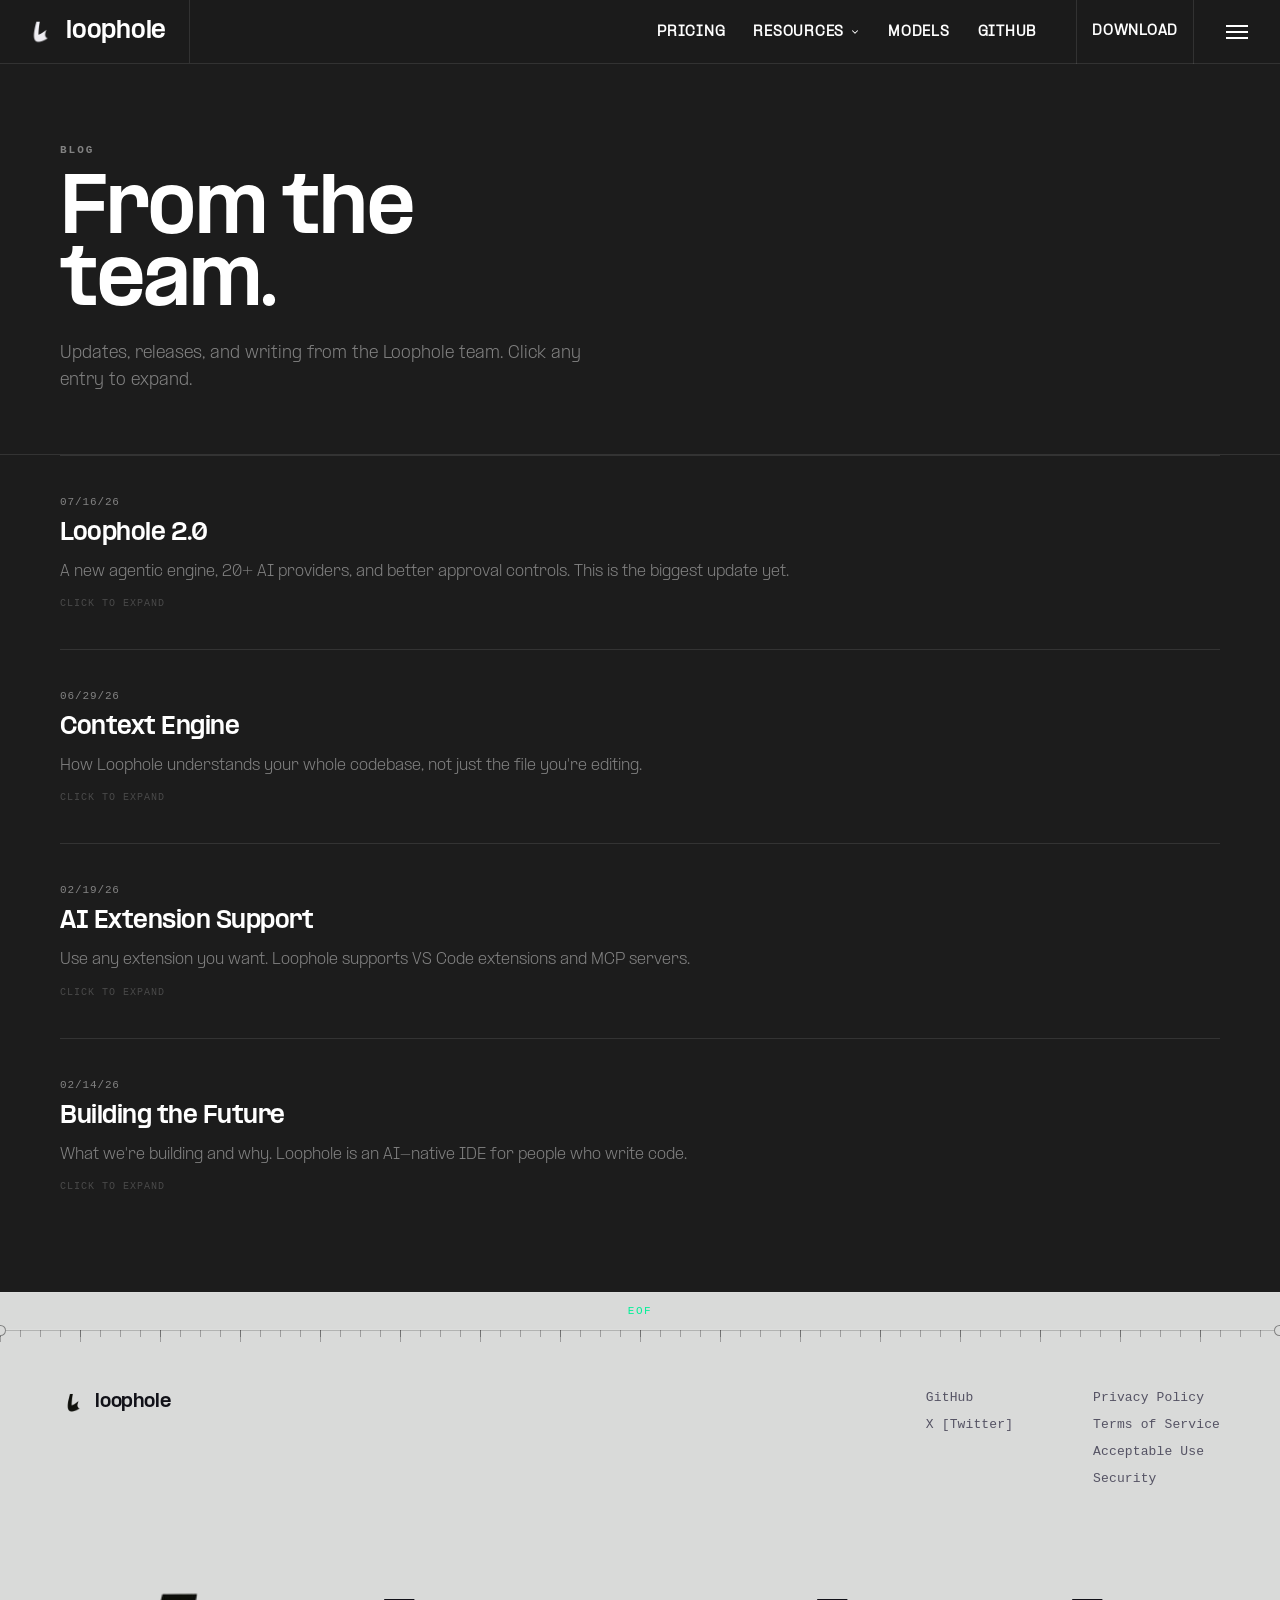
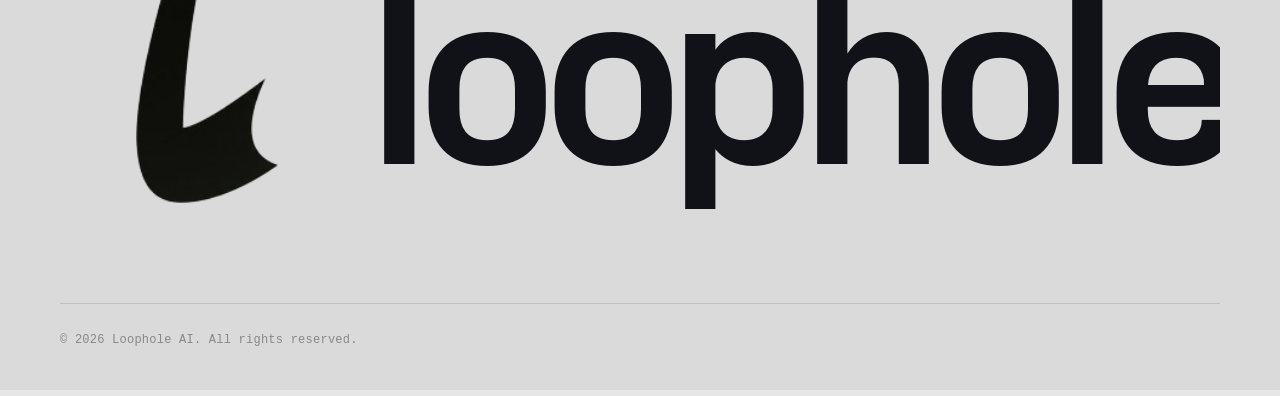
<file: blog.html>
<!DOCTYPE html>
<html lang="en">
<head>
<meta charset="UTF-8">
<meta name="viewport" content="width=device-width, initial-scale=1.0">
<title>Blog · Loophole</title>
<meta name="description" content="Updates, releases, and writing from the Loophole team.">
<link rel="icon" href="assets/logo/logo.png" type="image/png">
<link rel="stylesheet" href="css/global.css">
<style>
/* ── Blog content styles (dark theme to match index) ── */
:root {
  --bl-bg: #1c1c1c;
  --bl-border: rgba(255,255,255,0.1);
  --bl-text: #ffffff;
  --bl-muted: rgba(255,255,255,0.45);
  --bl-accent: #00f098;
}

body {
  background: var(--bl-bg);
}

/* ── Blog hero ── */
.blog-hero {
  padding: 80px 60px 60px;
  border-bottom: 1px solid var(--bl-border);
  background: var(--bl-bg);
}
.blog-hero-label {
  font-family: 'Space Mono', monospace;
  font-size: 11px;
  font-weight: 700;
  letter-spacing: 0.18em;
  text-transform: uppercase;
  color: var(--bl-muted);
  margin-bottom: 20px;
}
.blog-hero h1 {
  font-family: 'Loophole Bold', sans-serif;
  font-size: clamp(42px, 6vw, 72px);
  font-weight: 700;
  letter-spacing: -0.02em;
  line-height: 1.0;
  color: var(--bl-text);
  margin-bottom: 20px;
}
.blog-hero p {
  font-family: 'Loophole Light', sans-serif;
  font-size: 15px;
  color: var(--bl-muted);
  line-height: 1.8;
  max-width: 560px;
}

/* ── Blog entries ── */
.entries-section {
  background: var(--bl-bg);
  padding: 0 60px 60px;
}

.entry {
  padding: 40px 0;
  border-bottom: 1px solid var(--bl-border);
  cursor: pointer;
  transition: opacity 0.15s;
}
.entry:first-child { border-top: 1px solid var(--bl-border); margin-top: 0; }
.entry:last-child { border-bottom: none; }
.entry:hover { opacity: 0.85; }
.entry.expanded { opacity: 1; }

.entry-date {
  font-family: 'Space Mono', monospace;
  font-size: 11px;
  color: var(--bl-muted);
  letter-spacing: 0.08em;
  margin-bottom: 10px;
}
.entry-title {
  font-family: 'Loophole Bold', sans-serif;
  font-size: 22px;
  font-weight: 700;
  letter-spacing: -0.5px;
  margin-bottom: 10px;
  color: var(--bl-text);
}
.entry-summary {
  font-family: 'Loophole Light', sans-serif;
  font-size: 14px;
  color: var(--bl-muted);
  line-height: 1.8;
}
.entry-expanded {
  display: none;
  margin-top: 20px;
  padding-top: 20px;
  border-top: 1px solid var(--bl-border);
  font-family: 'Loophole Light', sans-serif;
  font-size: 14px;
  color: var(--bl-muted);
  line-height: 1.9;
  max-width: 680px;
}
.entry.expanded .entry-expanded { display: block; }

.read-hint {
  margin-top: 14px;
  font-family: 'Space Mono', monospace;
  font-size: 10px;
  color: rgba(255,255,255,0.2);
  letter-spacing: 0.1em;
  text-transform: uppercase;
  transition: color 0.15s;
}
.entry:hover .read-hint { color: var(--bl-accent); }
.entry.expanded .read-hint { display: none; }

/* ── Section transition ── */
.section-transition {
  position: relative;
  display: flex;
  align-items: center;
  justify-content: center;
  padding: 12px 24px;
  background: #1c1c1c;
  border-top: 1px solid var(--bl-border);
  border-bottom: 1px solid var(--bl-border);
}
.section-transition__label {
  font-family: 'Space Mono', monospace;
  font-size: 11px;
  letter-spacing: 0.14em;
  text-transform: uppercase;
  color: var(--bl-muted);
}
.section-transition__label--highlight { color: var(--bl-accent); }

/* ── Responsive ── */
@media (max-width: 860px) {
  .blog-hero { padding: 50px 24px 40px; }
  .entries-section { padding: 0 24px 40px; }
  .entry-title { font-size: 18px; }
}
</style>
</head>
<body>

  <header>
    <nav>
      <div class="brand">
        <span class="mark">
          <img src="assets/logo/logo.png" alt="Loophole logo">
        </span>
        loophole
      </div>

      <ul class="nav-links">
        <li>
          <a href="pricing.html">PRICING</a>
        </li>
        <li class="nav-dropdown">
          <button class="nav-dropdown-toggle" onclick="this.closest('.nav-dropdown').classList.toggle('open')">
            RESOURCES
            <svg class="chevron" width="10" height="10" viewBox="0 0 24 24" fill="none" stroke="currentColor" stroke-width="2.5" stroke-linecap="round" stroke-linejoin="round"><path d="m6 9 6 6 6-6"/></svg>
          </button>
          <ul class="nav-dropdown-menu">
            <li><a href="blog.html">Blog</a></li>
          </ul>
        </li>
        <li>
          <a href="models.html">MODELS</a>
        </li>
        <li>
          <a href="https://github.com/loophole-ai/loophole-ide" target="_blank">GITHUB</a>
        </li>
      </ul>

      <div class="nav-right">
        <div class="cta-group">
          <a href="https://github.com/loophole-ai/loophole-ide/releases" class="btn-signup">Download</a>
        </div>
        <button class="hamburger" aria-label="Menu">
          <span></span><span></span><span></span>
        </button>
      </div>
    </nav>

    <div class="mobile-menu" id="mobileMenu">
      <a href="pricing.html">PRICING</a>
      <div class="mob-dropdown">
        <button class="mob-dropdown-toggle" onclick="this.parentElement.classList.toggle('open')">
          <span>RESOURCES</span>
          <svg class="mob-chevron" width="10" height="10" viewBox="0 0 24 24" fill="none" stroke="currentColor" stroke-width="2.5" stroke-linecap="round" stroke-linejoin="round"><path d="m6 9 6 6 6-6"/></svg>
        </button>
        <div class="mob-dropdown-menu">
          <a href="blog.html">Blog</a>
        </div>
      </div>
      <a href="models.html">MODELS</a>
      <a href="https://github.com/loophole-ai/loophole-ide" target="_blank">GITHUB</a>
      <div class="mob-download">
        <a href="https://github.com/loophole-ai/loophole-ide/releases" class="btn-signup">Download</a>
      </div>
    </div>
  </header>

  <div class="blog-hero">
    <div class="blog-hero-label">Blog</div>
    <h1>From the<br>team.</h1>
    <p>Updates, releases, and writing from the Loophole team. Click any entry to expand.</p>
  </div>

  <div class="entries-section">

    <div class="entry" id="loophole20" onclick="toggleExpand(this)">
      <div class="entry-date">07/16/26</div>
      <div class="entry-title">Loophole 2.0</div>
      <div class="entry-summary">A new agentic engine, 20+ AI providers, and better approval controls. This is the biggest update yet.</div>
      <div class="entry-expanded">
        Loophole 2.0 is here. The agentic engine now handles complex multi-step tasks with better context awareness. We've added support for 20+ providers — from OpenAI and Anthropic to local models like Ollama and vLLM. The UI is cleaner, approval controls are per-category, and everything is still free and open-source. Built for people who actually write code.
      </div>
      <div class="read-hint">click to expand</div>
    </div>

    <div class="entry" id="contextengine" onclick="toggleExpand(this)">
      <div class="entry-date">06/29/26</div>
      <div class="entry-title">Context Engine</div>
      <div class="entry-summary">How Loophole understands your whole codebase, not just the file you're editing.</div>
      <div class="entry-expanded">
        The Context Engine is what makes Loophole different. It reads your project structure, indexes your code, and builds a map of relationships between files. When you ask the AI to do something, it knows what else is in your project — not just the current file. This means better suggestions, smarter refactors, and an AI that actually understands what you're building.
      </div>
      <div class="read-hint">click to expand</div>
    </div>

    <div class="entry" id="aiextensions" onclick="toggleExpand(this)">
      <div class="entry-date">02/19/26</div>
      <div class="entry-title">AI Extension Support</div>
      <div class="entry-summary">Use any extension you want. Loophole supports VS Code extensions and MCP servers.</div>
      <div class="entry-expanded">
        We believe in choice. Loophole runs all VS Code extensions — so you can keep using your favorite themes, linters, and tools. On top of that, we support MCP servers, which let you add custom AI tools. Install what you need, from wherever you want. No lock-in, no walled garden.
      </div>
      <div class="read-hint">click to expand</div>
    </div>

    <div class="entry" id="buildingthefuture" onclick="toggleExpand(this)">
      <div class="entry-date">02/14/26</div>
      <div class="entry-title">Building the Future</div>
      <div class="entry-summary">What we're building and why. Loophole is an AI-native IDE for people who write code.</div>
      <div class="entry-expanded">
        We're building Loophole because we believe AI should be a tool, not a replacement. It should understand your code, help you write better code, and stay out of your way when you don't need it. We're building an editor that feels like a classic IDE but has AI woven in at every level — not as a chatbot, but as a pair programmer that actually gets what you're doing.
      </div>
      <div class="read-hint">click to expand</div>
    </div>

  </div>

  <div class="section-transition" style="background:#d9dad9;">
    <span class="section-transition__label section-transition__label--highlight">EOF</span>
  </div>

  <footer>
    <div class="footer-ruler-corners"></div>
    <div class="footer-inner">

      <div class="footer-brand">
        <span class="mark">
          <img src="assets/logo/logo.png" alt="Loophole logo">
        </span>
        loophole
      </div>

      <div class="footer-cols">
        <div class="footer-col">
          <a href="https://github.com/loophole-ai/loophole-ide" target="_blank">GitHub</a>
          <a href="https://x.com/loopholeai" target="_blank">X [Twitter]</a>
        </div>
        <div class="footer-col">
          <a href="footer/privacy.html">Privacy Policy</a>
          <a href="footer/terms.html">Terms of Service</a>
          <a href="footer/acceptable-use.html">Acceptable Use</a>
          <a href="footer/security.html">Security</a>
        </div>
      </div>

    </div>

    <div class="footer-logo-section">
      <span class="footer-logo">
        <img src="assets/logo/logo.png" alt="Loophole logo">
      </span>
      <span class="footer-logo-text">loophole</span>
    </div>

    <div class="footer-bottom">
      <span>© 2026 Loophole AI. All rights reserved.</span>
    </div>
  </footer>

<script src="js/main.js"></script>

<script>
  function toggleExpand(el) {
    document.querySelectorAll('.entry.expanded').forEach(e => {
      if (e !== el) e.classList.remove('expanded');
    });
    el.classList.toggle('expanded');
  }

  // Auto-expand entry if URL has a hash anchor
  (function() {
    var hash = window.location.hash;
    if (hash) {
      var target = document.querySelector(hash);
      if (target && target.classList.contains('entry')) {
        target.classList.add('expanded');
        setTimeout(function() { target.scrollIntoView({ behavior: 'smooth', block: 'start' }); }, 100);
      }
    }
  })();

  (function() {
    var hamburger = document.querySelector('.hamburger');
    var mobileMenu = document.getElementById('mobileMenu');
    if (!hamburger || !mobileMenu) return;
    hamburger.addEventListener('click', function() {
      hamburger.classList.toggle('active');
      mobileMenu.classList.toggle('open');
    });
  })();

  document.addEventListener('click', function(e) {
    document.querySelectorAll('.nav-dropdown.open').forEach(function(d) {
      if (!d.contains(e.target)) d.classList.remove('open');
    });
  });
</script>
</body>
</html>
</file>
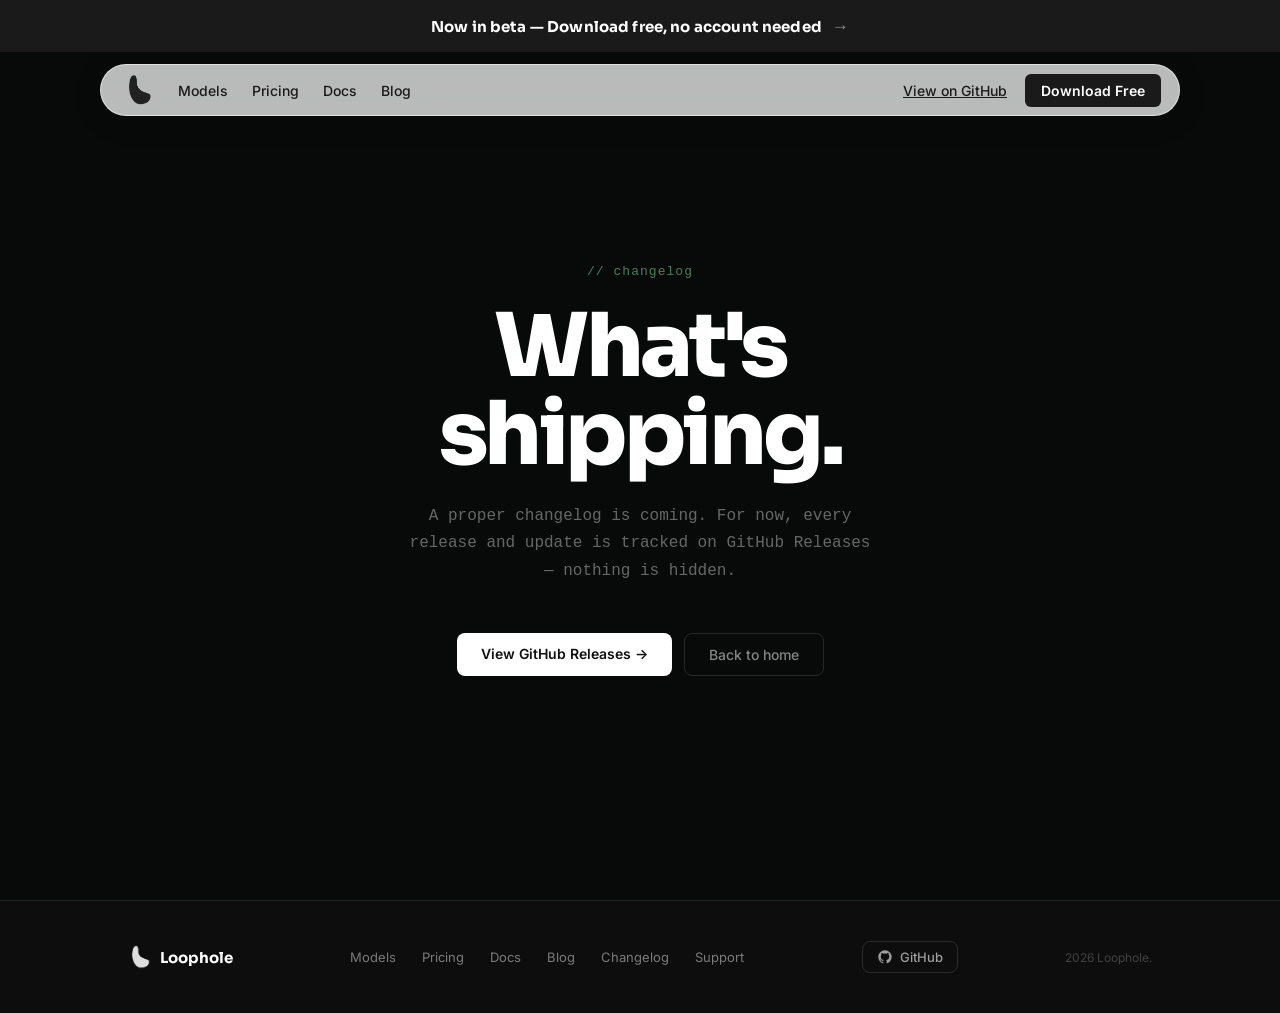
<file: changelog.html>
<!DOCTYPE html>
<html lang="en">
<head>
  <meta charset="UTF-8" />
  <meta name="viewport" content="width=device-width, initial-scale=1.0" />
  <title>Changelog — Loophole AI</title>
  <link rel="preconnect" href="https://fonts.googleapis.com" />
  <link rel="preconnect" href="https://fonts.gstatic.com" crossorigin />
  <link href="https://fonts.googleapis.com/css2?family=Sora:wght@400;600;700;800&family=Inter:wght@400;500;600&family=DM+Sans:wght@300;400;500&display=swap" rel="stylesheet" />
  <link rel="stylesheet" href="styles.css" />
  <link rel="stylesheet" href="css/changelog.css" />
</head>
<body>

  <!-- ══════════ ANNOUNCEMENT BAR ══════════ -->
  <div class="announce-bar" id="announceBar">
    Now in beta — Download free, no account needed <span>→</span>
  </div>

  <!-- ══════════ NAVBAR ══════════ -->
  <nav class="top-nav">
    <a href="index.html" class="logo">
      <img src="assets/logo.png" alt="Loophole Logo" />
    </a>
    <ul class="nav-links">
      <li><a href="models.html">Models</a></li>
      <li><a href="pricing.html">Pricing</a></li>
      <li><a href="docs.html">Docs</a></li>
      <li><a href="blog.html">Blog</a></li>
    </ul>
    <div class="nav-right">
      <a href="https://github.com/loophole-ai/loophole" target="_blank" rel="noopener" class="btn-ghost">View on GitHub</a>
      <button class="btn-dark">Download Free</button>
      <button class="hamburger" id="hamburger" aria-label="Open menu" aria-expanded="false">
        <span class="ham-bar"></span>
        <span class="ham-bar"></span>
        <span class="ham-bar"></span>
      </button>
    </div>
  </nav>

  <div id="drawerOverlay" class="drawer-overlay" aria-hidden="true"></div>
  <nav id="mobileDrawer" class="mobile-drawer" aria-label="Mobile navigation">
    <a href="models.html">Models</a>
    <a href="pricing.html">Pricing</a>
    <a href="docs.html">Docs</a>
    <a href="blog.html">Blog</a>
    <div class="drawer-actions">
      <button class="btn-dark">Download Free</button>
      <a href="https://github.com/loophole-ai/loophole" target="_blank" rel="noopener" class="btn-outline">View on GitHub</a>
    </div>
  </nav>

  <!-- ══════════ COMING SOON HERO ══════════ -->
  <section class="coming-hero">
    <p class="coming-eyebrow">// changelog</p>
    <h1 class="coming-title">What's<br/>shipping.</h1>
    <p class="coming-sub">A proper changelog is coming. For now, every release and update is tracked on GitHub Releases — nothing is hidden.</p>

    <div class="coming-btn-row">
      <a href="https://github.com/loophole-ai/loophole/releases" target="_blank" rel="noopener" class="coming-btn-primary">View GitHub Releases →</a>
      <a href="index.html" class="coming-btn-ghost">Back to home</a>
    </div>
  </section>

  <!-- ══════════ FOOTER ══════════ -->
  <footer class="site-footer">
    <div class="footer-inner">
      <a href="index.html" class="footer-logo">
        <img src="assets/logo.png" alt="Loophole Logo" style="filter:invert(1);" />
        <span class="footer-logo-name">Loophole</span>
      </a>
      <div class="footer-links">
        <a href="models.html">Models</a>
        <a href="pricing.html">Pricing</a>
        <a href="docs.html">Docs</a>
        <a href="blog.html">Blog</a>
        <a href="changelog.html">Changelog</a>
        <a href="support.html">Support</a>
      </div>
      <a href="https://github.com/loophole-ai/loophole" class="footer-github" target="_blank" rel="noopener">
        <svg width="16" height="16" viewBox="0 0 24 24" fill="currentColor"><path d="M12 2C6.477 2 2 6.477 2 12c0 4.418 2.865 8.166 6.839 9.489.5.092.682-.217.682-.482 0-.237-.009-.868-.013-1.703-2.782.604-3.369-1.342-3.369-1.342-.454-1.154-1.11-1.462-1.11-1.462-.908-.62.069-.608.069-.608 1.003.07 1.531 1.03 1.531 1.03.892 1.529 2.341 1.087 2.91.832.092-.647.35-1.088.636-1.338-2.22-.253-4.555-1.11-4.555-4.943 0-1.091.39-1.984 1.029-2.683-.103-.253-.446-1.27.098-2.647 0 0 .84-.269 2.75 1.025A9.578 9.578 0 0 1 12 6.836a9.59 9.59 0 0 1 2.504.337c1.909-1.294 2.747-1.025 2.747-1.025.546 1.377.203 2.394.1 2.647.64.699 1.028 1.592 1.028 2.683 0 3.842-2.339 4.687-4.566 4.935.359.309.678.919.678 1.852 0 1.336-.012 2.415-.012 2.743 0 .267.18.578.688.48C19.138 20.163 22 16.418 22 12c0-5.523-4.477-10-10-10z"/></svg>
        GitHub
      </a>
      <span class="footer-copy"> 2026 Loophole.</span>
    </div>
  </footer>

  <script src="script.js"></script>
</body>
</html>
</file>
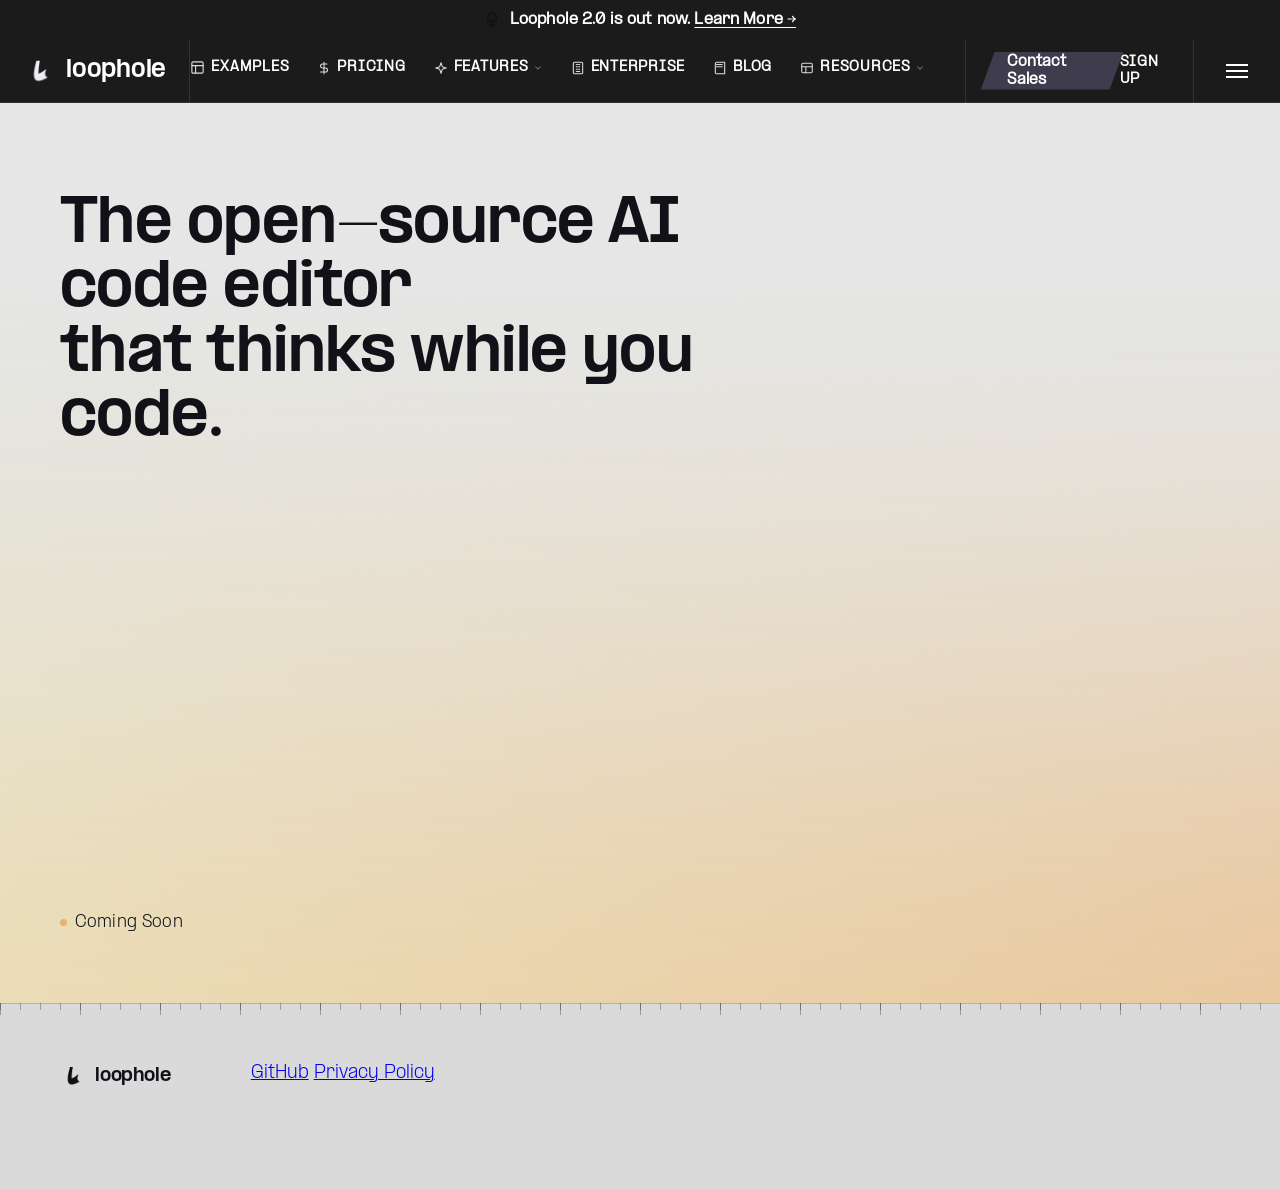
<file: coming-soon.html>
<!DOCTYPE html>
<html lang="en">
<head>
<meta charset="UTF-8">
<meta name="viewport" content="width=device-width, initial-scale=1.0">
<title>Loophole — Coming Soon</title>
<meta name="description" content="Loophole is the open-source AI code editor that thinks while you code. Coming soon.">
<link rel="stylesheet" href="css/global.css">
<link rel="stylesheet" href="css/coming-soon.css">
</head>
<body>

  <header>
    <div class="announce">
      <div class="announce-inner">
        <svg class="announce-icon" width="20" height="20" viewBox="0 0 24 24" fill="none" stroke="currentColor" stroke-width="1.8" stroke-linecap="round" stroke-linejoin="round">
          <path d="M12 2C8 2 5 5 5 9v3c0 1.1.9 2 2 2h2v4H7v2h6v-2h-2v-4h4c1.1 0 2-.9 2-2V9c0-4-3-7-7-7z"/>
          <circle cx="15" cy="6" r="1" fill="currentColor"/>
          <path d="M9 12h5"/>
        </svg>
        <span>Loophole 2.0 is out now. <a href="index.html#">Learn More &rarr;</a></span>
      </div>
    </div>

    <nav>
      <div class="brand">
        <span class="mark">
          <img src="assets/logo/logo.png" alt="Loophole logo">
        </span>
        loophole
      </div>

      <ul class="nav-links">
        <li>
          <a href="index.html#">
            <svg width="15" height="15" viewBox="0 0 24 24" fill="none" stroke="currentColor" stroke-width="1.8" stroke-linecap="round" stroke-linejoin="round"><rect x="3" y="3" width="18" height="18" rx="2"/><path d="M3 9h18M9 21V9"/></svg>
            EXAMPLES
          </a>
        </li>
        <li>
          <a href="index.html#">
            <svg width="14" height="14" viewBox="0 0 24 24" fill="none" stroke="currentColor" stroke-width="2" stroke-linecap="round" stroke-linejoin="round"><path d="M12 2v20M17 5H9.5a3.5 3.5 0 0 0 0 7h5a3.5 3.5 0 0 1 0 7H6"/></svg>
            PRICING
          </a>
        </li>
        <li>
          <a href="index.html#">
            <svg width="14" height="14" viewBox="0 0 24 24" fill="none" stroke="currentColor" stroke-width="1.8" stroke-linecap="round" stroke-linejoin="round"><path d="m12 3-1.9 5.8a2 2 0 0 1-1.3 1.3L3 12l5.8 1.9a2 2 0 0 1 1.3 1.3L12 21l1.9-5.8a2 2 0 0 1 1.3-1.3L21 12l-5.8-1.9a2 2 0 0 1-1.3-1.3z"/></svg>
            FEATURES
            <svg class="chevron" width="10" height="10" viewBox="0 0 24 24" fill="none" stroke="currentColor" stroke-width="2.5" stroke-linecap="round" stroke-linejoin="round"><path d="m6 9 6 6 6-6"/></svg>
          </a>
        </li>
        <li>
          <a href="index.html#">
            <svg width="14" height="14" viewBox="0 0 24 24" fill="none" stroke="currentColor" stroke-width="1.8" stroke-linecap="round" stroke-linejoin="round"><rect x="4" y="2" width="16" height="20" rx="2"/><path d="M9 6h2M13 6h2M9 10h2M13 10h2M9 14h2M13 14h2M9 18h6"/></svg>
            ENTERPRISE
          </a>
        </li>
        <li>
          <a href="index.html#">
            <svg width="14" height="14" viewBox="0 0 24 24" fill="none" stroke="currentColor" stroke-width="1.8" stroke-linecap="round" stroke-linejoin="round"><path d="M4 19.5v-15A2.5 2.5 0 0 1 6.5 2H20v20H6.5a2.5 2.5 0 0 1-2.5-2.5Z"/><path d="M6 6h10M6 10h10"/></svg>
            BLOG
          </a>
        </li>
        <li>
          <a href="index.html#">
            <svg width="14" height="14" viewBox="0 0 24 24" fill="none" stroke="currentColor" stroke-width="1.8" stroke-linecap="round" stroke-linejoin="round"><rect x="3" y="4" width="18" height="16" rx="2"/><path d="M3 10h18M10 10v10"/></svg>
            RESOURCES
            <svg class="chevron" width="10" height="10" viewBox="0 0 24 24" fill="none" stroke="currentColor" stroke-width="2.5" stroke-linecap="round" stroke-linejoin="round"><path d="m6 9 6 6 6-6"/></svg>
          </a>
        </li>
      </ul>

      <div class="nav-right">
        <div class="cta-group">
          <a href="#" class="btn-contact">Contact Sales</a>
          <a href="https://github.com/loophole-ai/loophole-ide/releases" class="btn-signup">Sign up</a>
        </div>
        <button class="hamburger" aria-label="Menu">
          <span></span><span></span><span></span>
        </button>
      </div>
    </nav>

    <div class="mobile-menu" id="mobileMenu">
      <a href="index.html#"><svg width="15" height="15" viewBox="0 0 24 24" fill="none" stroke="currentColor" stroke-width="1.8"><rect x="3" y="3" width="18" height="18" rx="2"/><path d="M3 9h18M9 21V9"/></svg> EXAMPLES</a>
      <a href="index.html#"><svg width="14" height="14" viewBox="0 0 24 24" fill="none" stroke="currentColor" stroke-width="2"><path d="M12 2v20M17 5H9.5a3.5 3.5 0 0 0 0 7h5a3.5 3.5 0 0 1 0 7H6"/></svg> PRICING</a>
      <a href="index.html#"><svg width="14" height="14" viewBox="0 0 24 24" fill="none" stroke="currentColor" stroke-width="1.8"><path d="m12 3-1.9 5.8a2 2 0 0 1-1.3 1.3L3 12l5.8 1.9a2 2 0 0 1 1.3 1.3L12 21l1.9-5.8a2 2 0 0 1 1.3-1.3L21 12l-5.8-1.9a2 2 0 0 1-1.3-1.3z"/></svg> FEATURES</a>
      <a href="index.html#"><svg width="14" height="14" viewBox="0 0 24 24" fill="none" stroke="currentColor" stroke-width="1.8"><rect x="4" y="2" width="16" height="20" rx="2"/><path d="M9 6h2M13 6h2M9 10h2M13 10h2M9 14h2M13 14h2M9 18h6"/></svg> ENTERPRISE</a>
      <a href="index.html#"><svg width="14" height="14" viewBox="0 0 24 24" fill="none" stroke="currentColor" stroke-width="1.8"><path d="M4 19.5v-15A2.5 2.5 0 0 1 6.5 2H20v20H6.5a2.5 2.5 0 0 1-2.5-2.5Z"/><path d="M6 6h10M6 10h10"/></svg> BLOG</a>
      <a href="index.html#"><svg width="14" height="14" viewBox="0 0 24 24" fill="none" stroke="currentColor" stroke-width="1.8"><rect x="3" y="4" width="18" height="16" rx="2"/><path d="M3 10h18M10 10v10"/></svg> RESOURCES</a>
      <div class="mob-download">
        <a href="#" class="btn-contact">Contact Sales</a>
        <a href="https://github.com/loophole-ai/loophole-ide/releases" class="btn-signup">Sign up</a>
      </div>
    </div>
  </header>

  <main>
    <section class="hero">
      <div class="hero-glow"></div>
      <div class="grain"></div>
      <div class="grid-bg"></div>

      <div class="hero-content">
        <h1>The open-source AI code editor<br>that thinks while you code.</h1>
      </div>

      <div class="hero-footer">
        <span class="coming-soon-badge"><span class="dot"></span> Coming Soon</span>
      </div>
    </section>
  </main>

  <footer>
    <div class="footer-inner">
      <div class="footer-brand">
        <span class="mark">
          <img src="assets/logo/logo.png" alt="Loophole logo">
        </span>
        loophole
      </div>

      <div class="footer-links">
        <a href="https://github.com/loophole-ai/loophole-ide">GitHub</a>
        <a href="privacy.html">Privacy Policy</a>
      </div>
    </div>
  </footer>

<script src="js/main.js"></script>
</body>
</html>
</file>
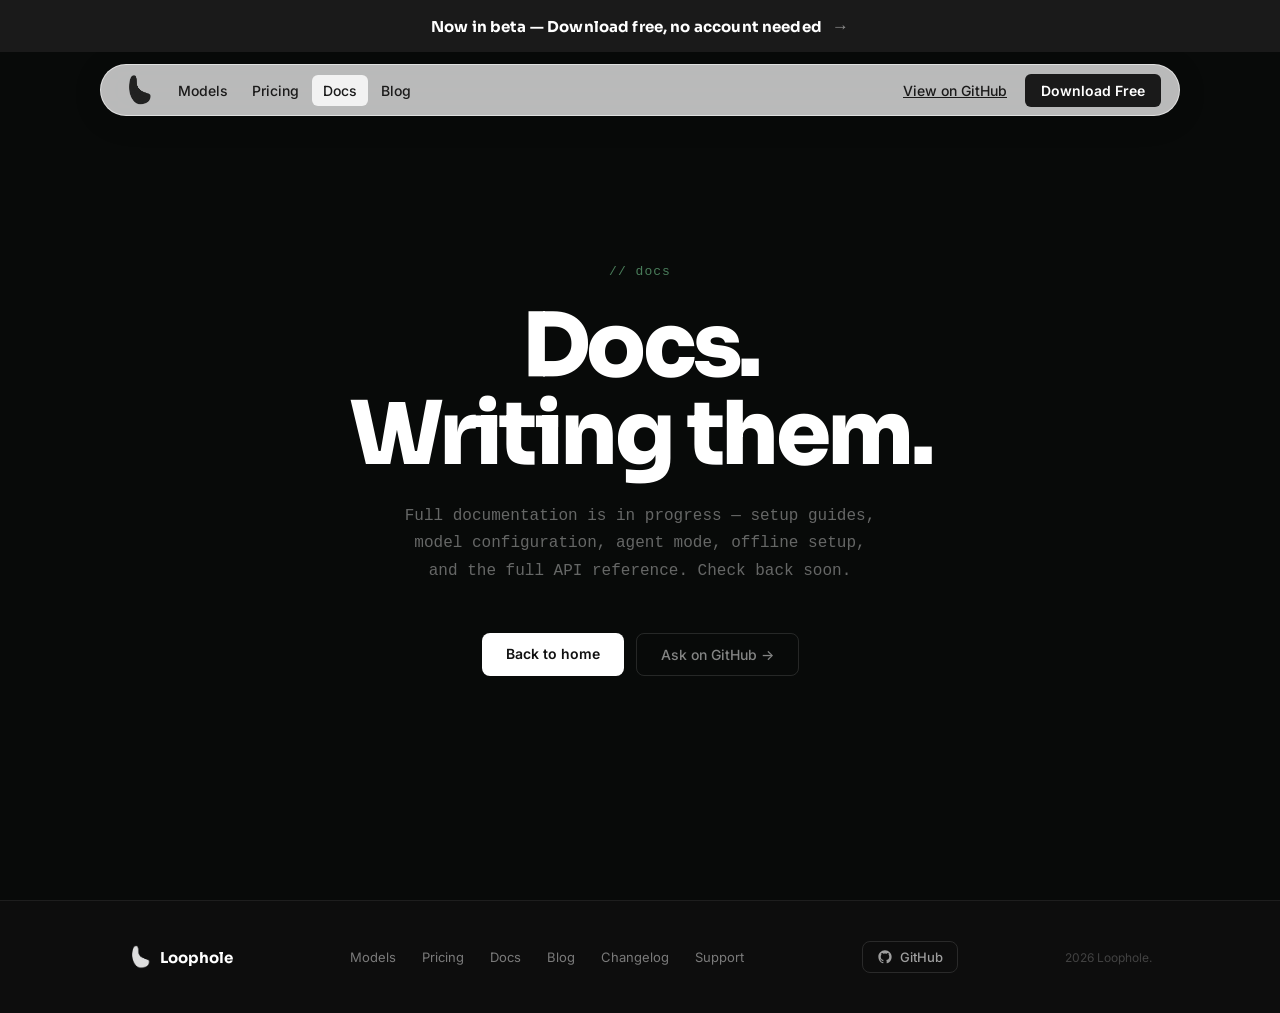
<file: docs.html>
<!DOCTYPE html>
<html lang="en">
<head>
  <meta charset="UTF-8" />
  <meta name="viewport" content="width=device-width, initial-scale=1.0" />
  <title>Docs — Loophole AI</title>
  <link rel="preconnect" href="https://fonts.googleapis.com" />
  <link rel="preconnect" href="https://fonts.gstatic.com" crossorigin />
  <link href="https://fonts.googleapis.com/css2?family=Sora:wght@400;600;700;800&family=Inter:wght@400;500;600&family=DM+Sans:wght@300;400;500&display=swap" rel="stylesheet" />
  <link rel="stylesheet" href="styles.css" />
  <link rel="stylesheet" href="css/docs.css" />
</head>
<body>

  <!-- ══════════ ANNOUNCEMENT BAR ══════════ -->
  <div class="announce-bar" id="announceBar">
    Now in beta — Download free, no account needed <span>→</span>
  </div>

  <!-- ══════════ NAVBAR ══════════ -->
  <nav class="top-nav">
    <a href="index.html" class="logo">
      <img src="assets/logo.png" alt="Loophole Logo" />
    </a>
    <ul class="nav-links">
      <li><a href="models.html">Models</a></li>
      <li><a href="pricing.html">Pricing</a></li>
      <li><a href="docs.html" class="active">Docs</a></li>
      <li><a href="blog.html">Blog</a></li>
    </ul>
    <div class="nav-right">
      <a href="https://github.com/loophole-ai/loophole" target="_blank" rel="noopener" class="btn-ghost">View on GitHub</a>
      <button class="btn-dark">Download Free</button>
      <button class="hamburger" id="hamburger" aria-label="Open menu" aria-expanded="false">
        <span class="ham-bar"></span>
        <span class="ham-bar"></span>
        <span class="ham-bar"></span>
      </button>
    </div>
  </nav>

  <div id="drawerOverlay" class="drawer-overlay" aria-hidden="true"></div>
  <nav id="mobileDrawer" class="mobile-drawer" aria-label="Mobile navigation">
    <a href="models.html">Models</a>
    <a href="pricing.html">Pricing</a>
    <a href="docs.html">Docs</a>
    <a href="blog.html">Blog</a>
    <div class="drawer-actions">
      <button class="btn-dark">Download Free</button>
      <a href="https://github.com/loophole-ai/loophole" target="_blank" rel="noopener" class="btn-outline">View on GitHub</a>
    </div>
  </nav>

  <!-- ══════════ COMING SOON HERO ══════════ -->
  <section class="coming-hero">
    <p class="coming-eyebrow">// docs</p>
    <h1 class="coming-title">Docs.<br/>Writing them.</h1>
    <p class="coming-sub">Full documentation is in progress — setup guides, model configuration, agent mode, offline setup, and the full API reference. Check back soon.</p>

    <div class="coming-btn-row">
      <a href="index.html" class="coming-btn-primary">Back to home</a>
      <a href="https://github.com/loophole-ai/loophole/discussions" target="_blank" rel="noopener" class="coming-btn-ghost">Ask on GitHub →</a>
    </div>
  </section>

  <!-- ══════════ FOOTER ══════════ -->
  <footer class="site-footer">
    <div class="footer-inner">
      <a href="index.html" class="footer-logo">
        <img src="assets/logo.png" alt="Loophole Logo" style="filter:invert(1);" />
        <span class="footer-logo-name">Loophole</span>
      </a>
      <div class="footer-links">
        <a href="models.html">Models</a>
        <a href="pricing.html">Pricing</a>
        <a href="docs.html">Docs</a>
        <a href="blog.html">Blog</a>
        <a href="changelog.html">Changelog</a>
        <a href="support.html">Support</a>
      </div>
      <a href="https://github.com/loophole-ai/loophole" class="footer-github" target="_blank" rel="noopener">
        <svg width="16" height="16" viewBox="0 0 24 24" fill="currentColor"><path d="M12 2C6.477 2 2 6.477 2 12c0 4.418 2.865 8.166 6.839 9.489.5.092.682-.217.682-.482 0-.237-.009-.868-.013-1.703-2.782.604-3.369-1.342-3.369-1.342-.454-1.154-1.11-1.462-1.11-1.462-.908-.62.069-.608.069-.608 1.003.07 1.531 1.03 1.531 1.03.892 1.529 2.341 1.087 2.91.832.092-.647.35-1.088.636-1.338-2.22-.253-4.555-1.11-4.555-4.943 0-1.091.39-1.984 1.029-2.683-.103-.253-.446-1.27.098-2.647 0 0 .84-.269 2.75 1.025A9.578 9.578 0 0 1 12 6.836a9.59 9.59 0 0 1 2.504.337c1.909-1.294 2.747-1.025 2.747-1.025.546 1.377.203 2.394.1 2.647.64.699 1.028 1.592 1.028 2.683 0 3.842-2.339 4.687-4.566 4.935.359.309.678.919.678 1.852 0 1.336-.012 2.415-.012 2.743 0 .267.18.578.688.48C19.138 20.163 22 16.418 22 12c0-5.523-4.477-10-10-10z"/></svg>
        GitHub
      </a>
      <span class="footer-copy"> 2026 Loophole.</span>
    </div>
  </footer>

  <script src="script.js"></script>
</body>
</html>
</file>
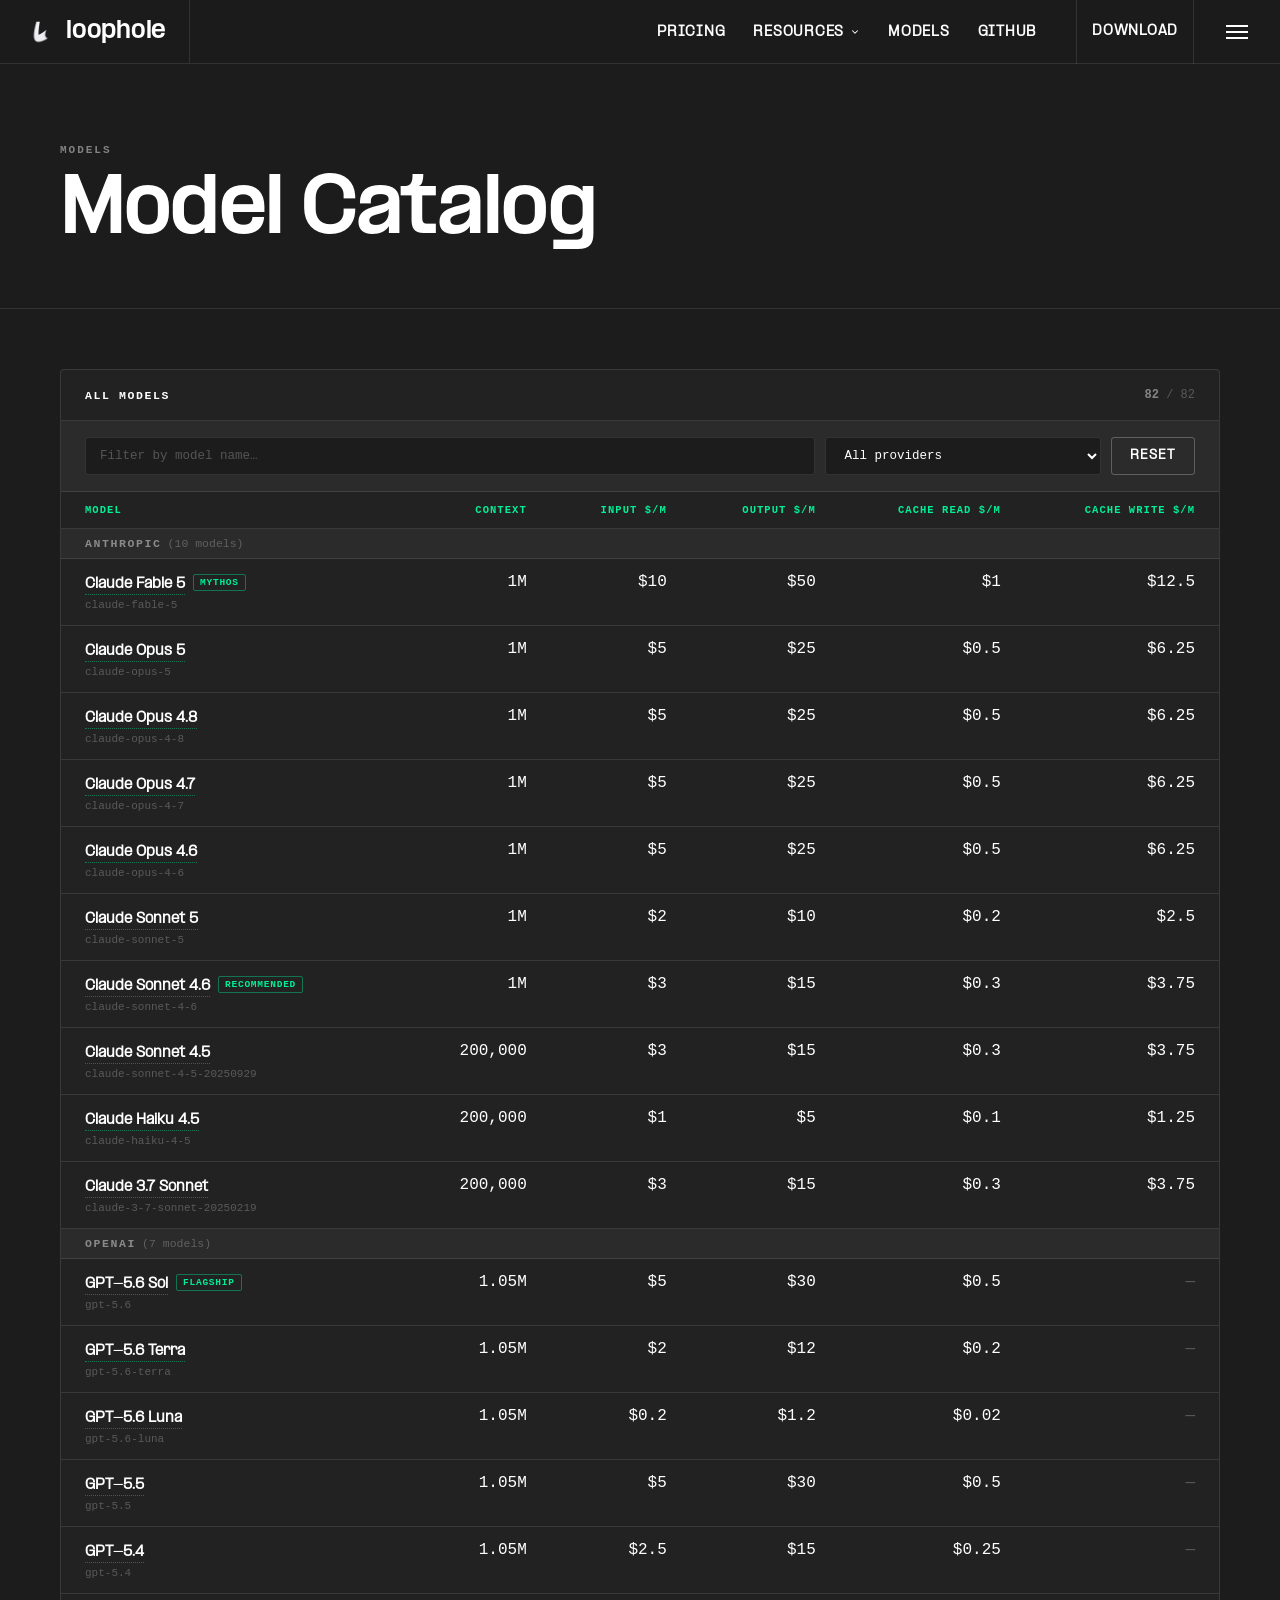
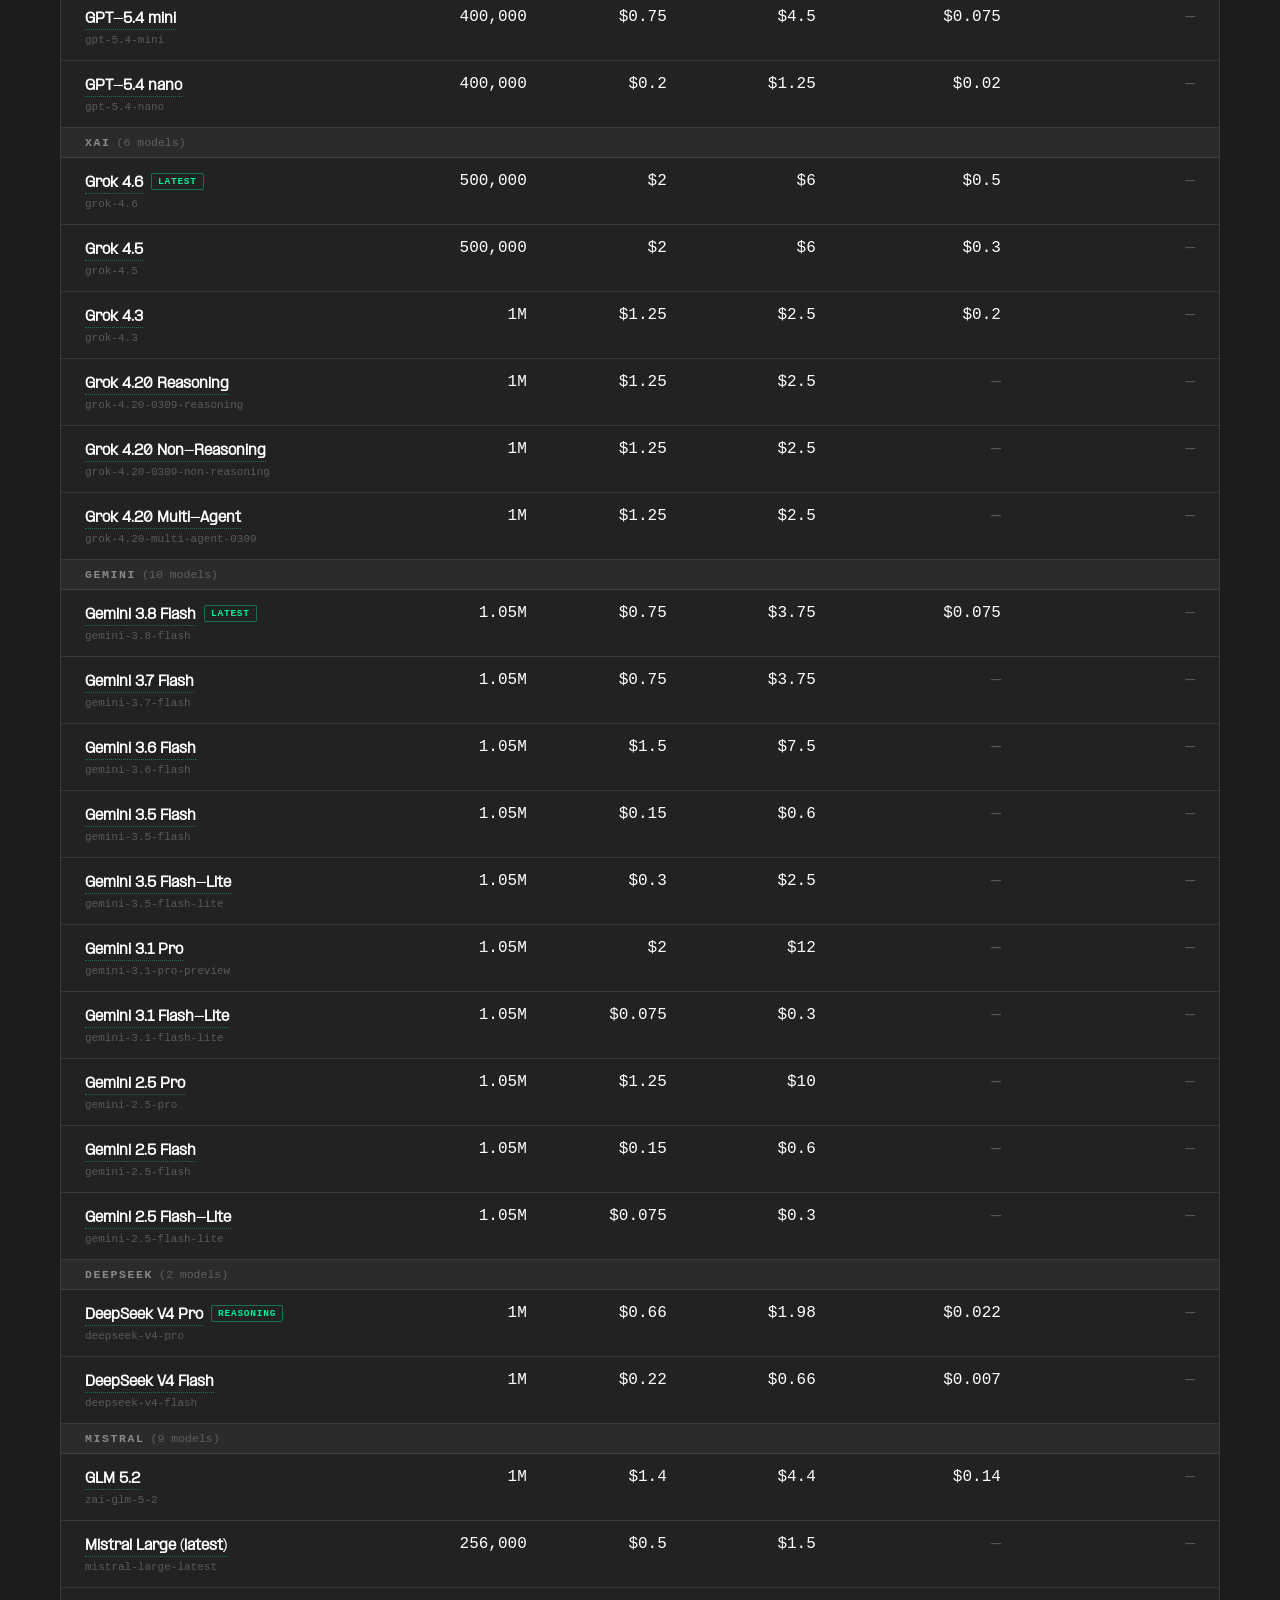
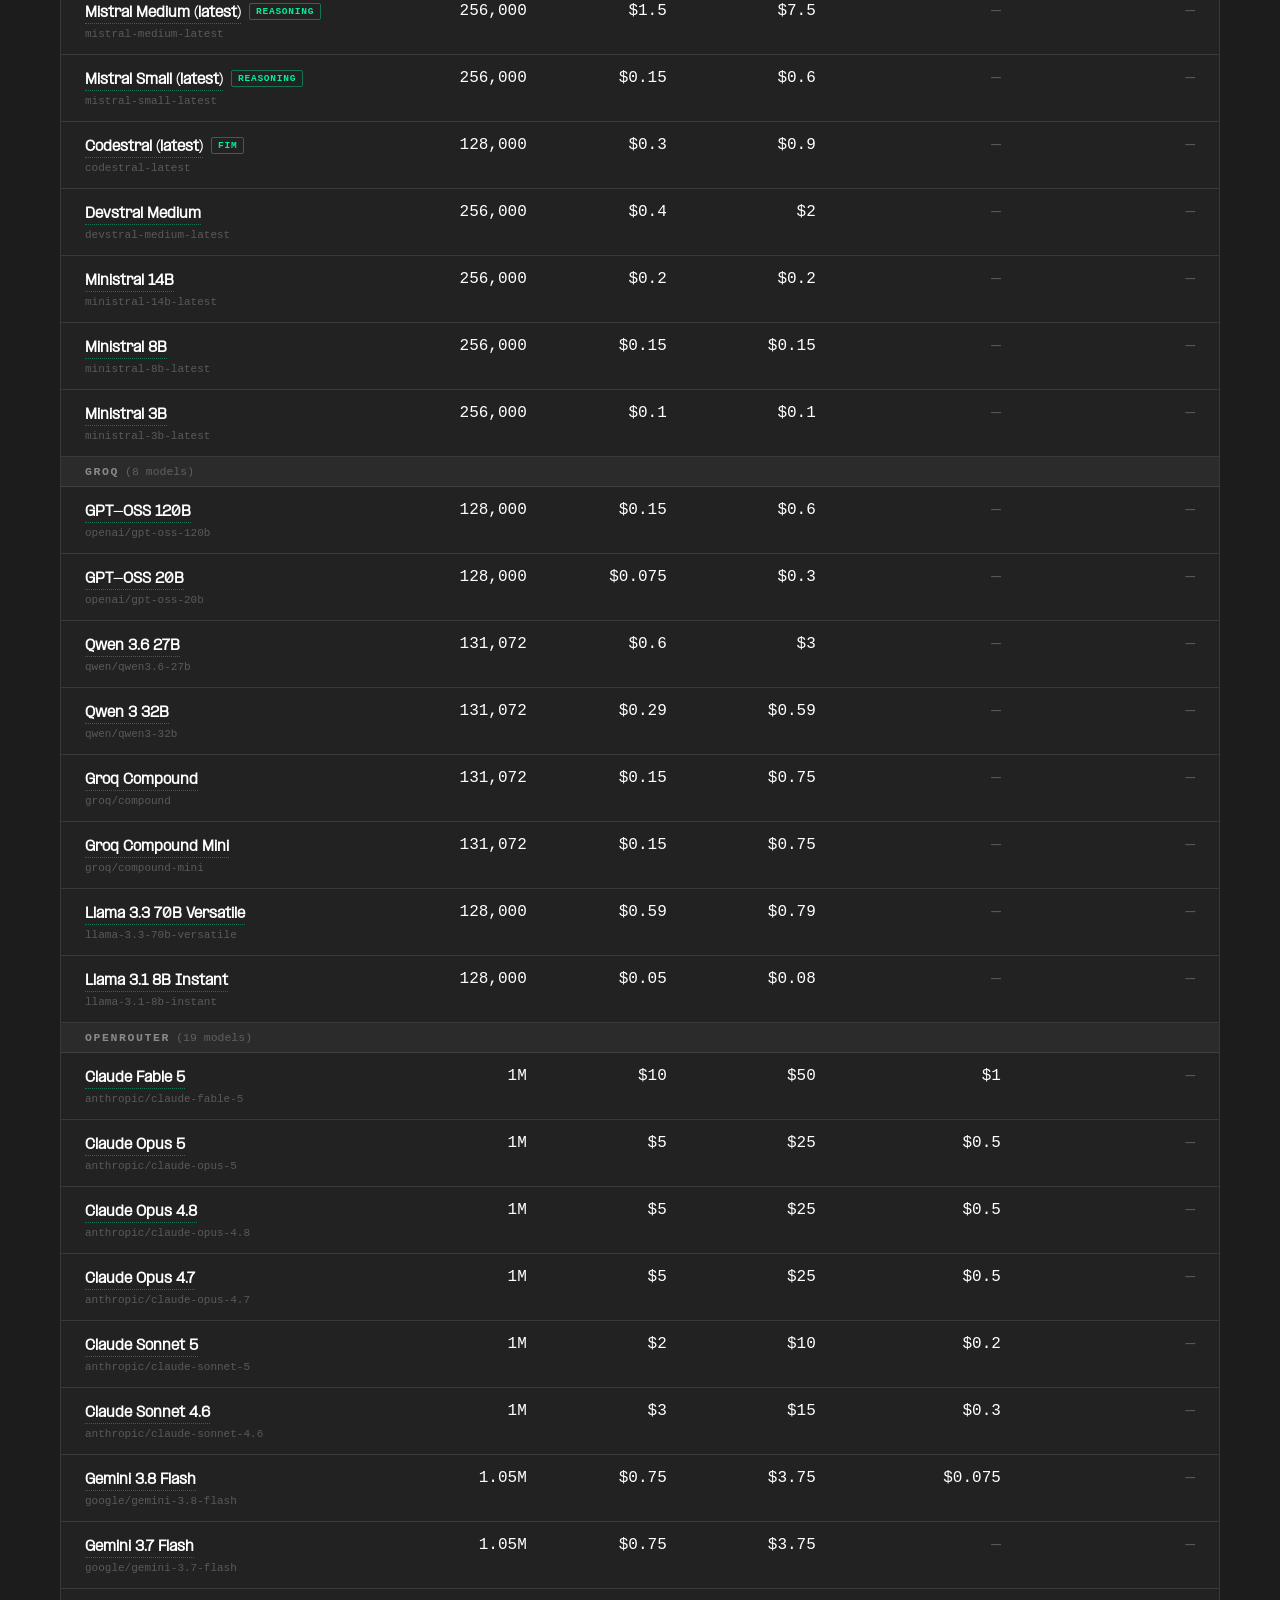
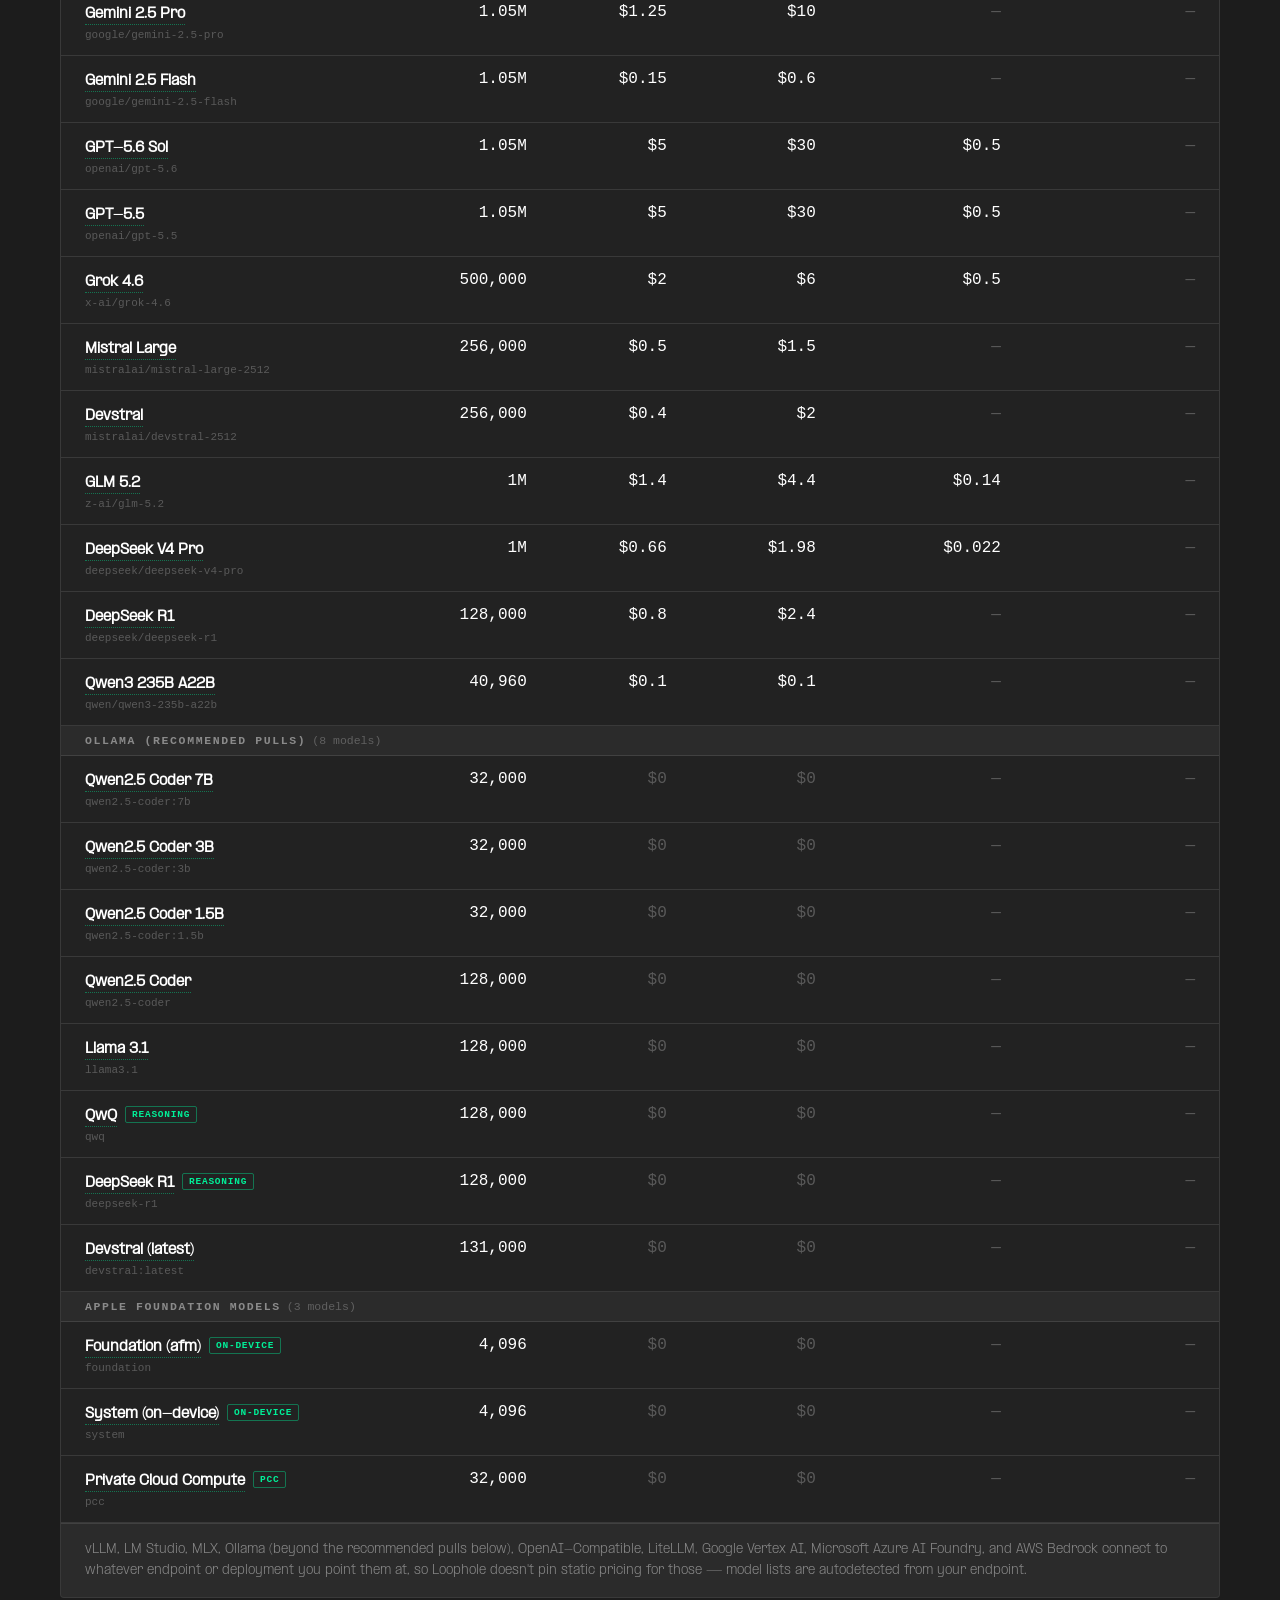
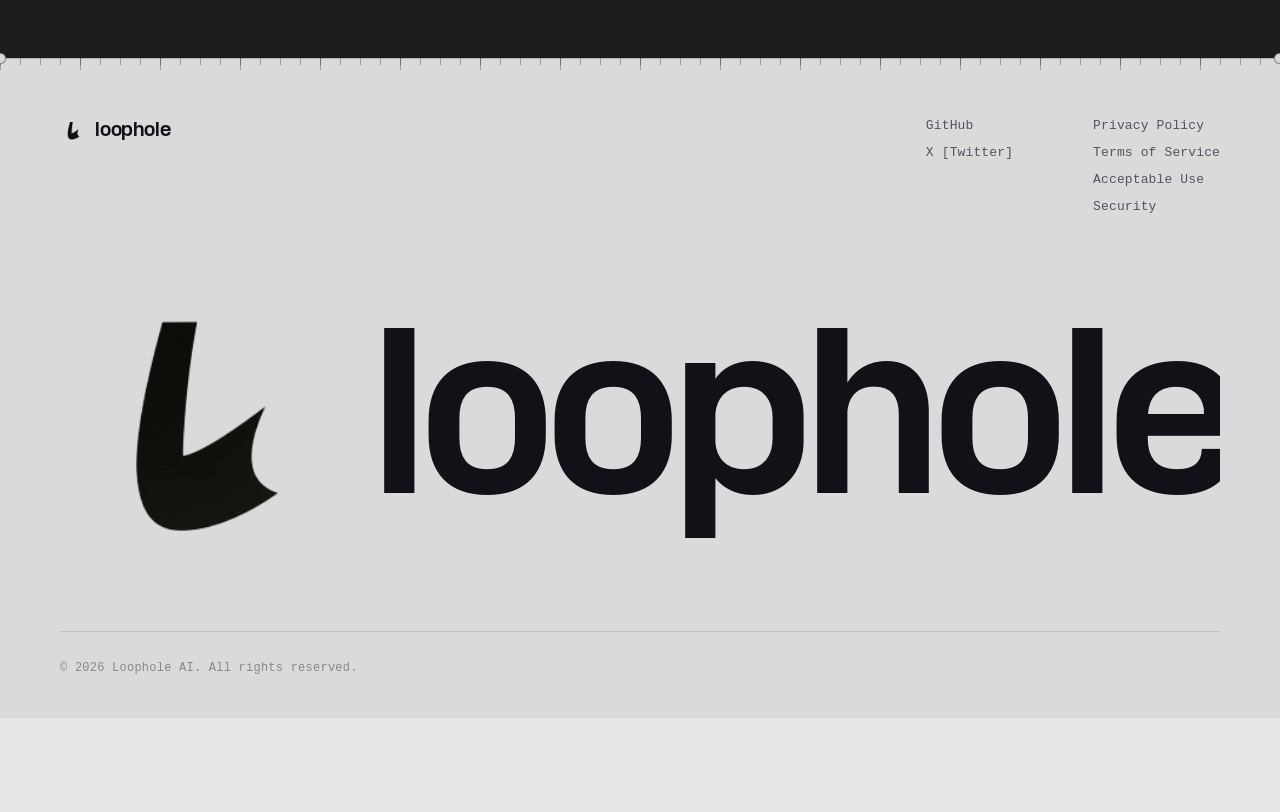
<file: models.html>
<!DOCTYPE html>
<html lang="en">
<head>
<meta charset="UTF-8">
<meta name="viewport" content="width=device-width, initial-scale=1.0">
<title>Models · Loophole</title>
<link rel="icon" href="assets/logo/logo.png" type="image/png">
<link rel="stylesheet" href="css/global.css">
<style>
/* ── Models content styles (matches pricing page theme) ── */
:root {
  --pr-bg: #1c1c1c;
  --pr-bg-alt: #222222;
  --pr-border: rgba(255,255,255,0.1);
  --pr-text: #ffffff;
  --pr-muted: rgba(255,255,255,0.45);
  --pr-dim: rgba(255,255,255,0.25);
  --pr-accent: #00f098;
  --pr-accent-hover: #03dc8b;
  --pr-group-bg: rgba(255,255,255,0.04);
}

body { background: var(--pr-bg); }

/* ── Models hero ── */
.models-hero {
  padding: 80px 60px 60px;
  border-bottom: 1px solid var(--pr-border);
  background: var(--pr-bg);
}
.models-hero-label {
  font-family: 'Space Mono', monospace;
  font-size: 11px;
  font-weight: 700;
  letter-spacing: 0.18em;
  text-transform: uppercase;
  color: var(--pr-muted);
  margin-bottom: 20px;
}
.models-hero h1 {
  font-family: 'Loophole Bold', sans-serif;
  font-size: clamp(42px, 6vw, 72px);
  font-weight: 700;
  letter-spacing: -0.02em;
  line-height: 1.0;
  color: var(--pr-text);
}

/* ── Catalog panel ── */
.catalog-section {
  padding: 60px;
  background: var(--pr-bg);
}
.panel {
  border: 1px solid var(--pr-border);
  background: var(--pr-bg-alt);
  border-radius: 4px;
  overflow: hidden;
}
.panel-head {
  display: flex;
  align-items: center;
  justify-content: space-between;
  padding: 18px 24px;
  border-bottom: 1px solid var(--pr-border);
}
.panel-head .label {
  font-family: 'Space Mono', monospace;
  font-size: 11.5px;
  font-weight: 700;
  letter-spacing: 0.14em;
  text-transform: uppercase;
  color: var(--pr-text);
}
.panel-head .count {
  font-family: 'Space Mono', monospace;
  font-size: 12px;
  color: var(--pr-dim);
  font-variant-numeric: tabular-nums;
}
.panel-head .count b { color: var(--pr-muted); font-weight: 700; }

.controls {
  display: flex;
  gap: 10px;
  padding: 16px 24px;
  border-bottom: 1px solid var(--pr-border);
  background: var(--pr-group-bg);
}
.controls input[type="text"] {
  flex: 1;
  background: var(--pr-bg);
  border: 1px solid var(--pr-border);
  color: var(--pr-text);
  font-family: 'Space Mono', monospace;
  font-size: 12.5px;
  padding: 10px 14px;
  border-radius: 3px;
  outline: none;
}
.controls input[type="text"]::placeholder { color: var(--pr-dim); }
.controls input[type="text"]:focus { border-color: rgba(0,240,152,0.4); }
.controls select {
  background: var(--pr-bg);
  border: 1px solid var(--pr-border);
  color: var(--pr-text);
  font-family: 'Space Mono', monospace;
  font-size: 12.5px;
  padding: 10px 14px;
  border-radius: 3px;
  outline: none;
  min-width: 170px;
  cursor: pointer;
}
.controls button {
  font-family: 'Loophole Medium', sans-serif;
  font-size: 11.5px;
  font-weight: 700;
  letter-spacing: 0.08em;
  text-transform: uppercase;
  padding: 10px 18px;
  border: 1px solid rgba(255,255,255,0.25);
  color: var(--pr-text);
  background: transparent;
  border-radius: 3px;
  cursor: pointer;
  transition: background 0.2s, color 0.2s, border-color 0.2s;
}
.controls button:hover { background: rgba(255,255,255,0.1); border-color: rgba(255,255,255,0.5); }

/* ── Table ── */
.table-wrap { overflow-x: auto; }
table { width: 100%; border-collapse: collapse; min-width: 760px; }
thead th {
  text-align: left;
  font-family: 'Space Mono', monospace;
  font-size: 10.5px;
  font-weight: 700;
  letter-spacing: 0.1em;
  text-transform: uppercase;
  color: var(--pr-accent);
  padding: 12px 24px;
  border-bottom: 1px solid var(--pr-border);
  white-space: nowrap;
}
thead th.num { text-align: right; }

.group-row td {
  padding: 8px 14px;
  font-family: 'Space Mono', monospace;
  font-size: 11.5px;
  font-weight: 700;
  letter-spacing: 0.14em;
  text-transform: uppercase;
  color: var(--pr-muted);
  background: var(--pr-group-bg);
  border-top: 1px solid var(--pr-border);
  border-bottom: 1px solid var(--pr-border);
  padding-left: 24px;
  padding-right: 24px;
}
.group-row .gcount { color: var(--pr-dim); font-weight: 500; margin-left: 6px; text-transform: none; letter-spacing: normal; }

tbody tr.model-row { border-bottom: 1px solid var(--pr-border); }
tbody tr.model-row:hover { background: rgba(0,240,152,0.05); }
tbody td { padding: 14px 24px; vertical-align: top; font-family: 'Loophole Light', sans-serif; }
td.num { text-align: right; font-variant-numeric: tabular-nums; white-space: nowrap; color: var(--pr-text); font-family: 'Space Mono', monospace; }
td.num.zero { color: var(--pr-dim); }
.model-name {
  font-family: 'Loophole Medium', sans-serif;
  font-size: 13px;
  font-weight: 700;
  color: var(--pr-text);
  border-bottom: 1px dotted rgba(0,240,152,0.4);
  padding-bottom: 1px;
  display: inline-block;
}
tr.model-row:hover .model-name { color: var(--pr-accent); border-bottom-color: var(--pr-accent); }
.model-id {
  display: block;
  margin-top: 4px;
  font-family: 'Space Mono', monospace;
  font-size: 11px;
  color: var(--pr-dim);
}
.badge {
  display: inline-block;
  margin-left: 8px;
  font-family: 'Space Mono', monospace;
  font-size: 9.5px;
  font-weight: 700;
  letter-spacing: 0.08em;
  text-transform: uppercase;
  padding: 2px 6px;
  border: 1px solid rgba(0,240,152,0.4);
  color: var(--pr-accent);
  border-radius: 2px;
  vertical-align: middle;
}
.empty-row td {
  padding: 40px 24px;
  text-align: center;
  color: var(--pr-dim);
  font-family: 'Loophole Light', sans-serif;
  font-size: 12.5px;
}

.note {
  padding: 16px 24px;
  font-family: 'Loophole Light', sans-serif;
  font-size: 11.5px;
  color: var(--pr-muted);
  line-height: 1.8;
  border-top: 1px solid var(--pr-border);
  background: var(--pr-group-bg);
}

@media (max-width: 860px) {
  .models-hero { padding: 50px 24px 40px; }
  .catalog-section { padding: 40px 24px; }
  .controls { flex-wrap: wrap; }
  .controls select { flex: 1; }
}
</style>
</head>
<body>

  <header>
    <nav>
      <div class="brand">
        <span class="mark">
          <img src="assets/logo/logo.png" alt="Loophole logo">
        </span>
        loophole
      </div>

      <ul class="nav-links">
        <li>
          <a href="pricing.html">
            PRICING
          </a>
        </li>
        <li class="nav-dropdown">
          <button class="nav-dropdown-toggle" onclick="this.closest('.nav-dropdown').classList.toggle('open')">
            RESOURCES
            <svg class="chevron" width="10" height="10" viewBox="0 0 24 24" fill="none" stroke="currentColor" stroke-width="2.5" stroke-linecap="round" stroke-linejoin="round"><path d="m6 9 6 6 6-6"/></svg>
          </button>
          <ul class="nav-dropdown-menu">
            <li><a href="blog.html">Blog</a></li>
          </ul>
        </li>
        <li>
          <a href="models.html" class="active">
            MODELS
          </a>
        </li>
        <li>
          <a href="https://github.com/loophole-ai/loophole-ide" target="_blank">
            GITHUB
          </a>
        </li>
      </ul>

      <div class="nav-right">
        <div class="cta-group">
          <a href="https://github.com/loophole-ai/loophole-ide/releases" class="btn-signup">Download</a>
        </div>
        <button class="hamburger" aria-label="Menu">
          <span></span><span></span><span></span>
        </button>
      </div>
    </nav>

    <div class="mobile-menu" id="mobileMenu">
      <a href="pricing.html">PRICING</a>
      <div class="mob-dropdown">
        <button class="mob-dropdown-toggle" onclick="this.parentElement.classList.toggle('open')">
          <span>RESOURCES</span>
          <svg class="mob-chevron" width="10" height="10" viewBox="0 0 24 24" fill="none" stroke="currentColor" stroke-width="2.5" stroke-linecap="round" stroke-linejoin="round"><path d="m6 9 6 6 6-6"/></svg>
        </button>
        <div class="mob-dropdown-menu">
          <a href="blog.html">Blog</a>
        </div>
      </div>
      <a href="models.html">MODELS</a>
      <a href="https://github.com/loophole-ai/loophole-ide" target="_blank">GITHUB</a>
      <div class="mob-download">
        <a href="https://github.com/loophole-ai/loophole-ide/releases" class="btn-signup">Download</a>
      </div>
    </div>
  </header>

  <div class="models-hero">
    <div class="models-hero-label">Models</div>
    <h1>Model Catalog</h1>
  </div>

  <section class="catalog-section">
    <div class="panel">
      <div class="panel-head">
        <span class="label">All Models</span>
        <span class="count"><b id="shownCount">0</b> / <span id="totalCount">0</span></span>
      </div>

      <div class="controls">
        <input type="text" id="filterInput" placeholder="Filter by model name…">
        <select id="providerSelect">
          <option value="">All providers</option>
        </select>
        <button id="resetBtn">Reset</button>
      </div>

      <div class="table-wrap">
        <table>
          <thead>
            <tr>
              <th>Model</th>
              <th class="num">Context</th>
              <th class="num">Input $/M</th>
              <th class="num">Output $/M</th>
              <th class="num">Cache Read $/M</th>
              <th class="num">Cache Write $/M</th>
            </tr>
          </thead>
          <tbody id="tableBody"></tbody>
        </table>
      </div>

      <p class="note">vLLM, LM Studio, MLX, Ollama (beyond the recommended pulls below), OpenAI-Compatible, LiteLLM, Google Vertex AI, Microsoft Azure AI Foundry, and AWS Bedrock connect to whatever endpoint or deployment you point them at, so Loophole doesn't pin static pricing for those — model lists are autodetected from your endpoint.</p>
    </div>
  </section>


  <footer>
    <div class="footer-ruler-corners"></div>
    <div class="footer-inner">

      <div class="footer-brand">
        <span class="mark">
          <img src="assets/logo/logo.png" alt="Loophole logo">
        </span>
        loophole
      </div>

      <div class="footer-cols">
        <div class="footer-col">
          <a href="https://github.com/loophole-ai/loophole-ide" target="_blank">GitHub</a>
          <a href="https://x.com/loopholeai" target="_blank">X [Twitter]</a>
        </div>

        <div class="footer-col">
          <a href="footer/privacy.html">Privacy Policy</a>
          <a href="footer/terms.html">Terms of Service</a>
          <a href="footer/acceptable-use.html">Acceptable Use</a>
          <a href="footer/security.html">Security</a>
        </div>
      </div>

    </div>

    <div class="footer-logo-section">
      <span class="footer-logo">
        <img src="assets/logo/logo.png" alt="Loophole logo">
      </span>
      <span class="footer-logo-text">loophole</span>
    </div>

    <div class="footer-bottom">
      <span>© 2026 Loophole AI. All rights reserved.</span>
    </div>
  </footer>

<script src="js/main.js"></script>
<script src="js/rulers.js"></script>

<script>
const fmt = n => n === 0 ? '$0' : '$' + (Number.isInteger(n) ? n : n.toFixed(3).replace(/0+$/,'').replace(/\.$/,''));
function fmtContext(n){
  if(n >= 1_000_000) {
    const m = n/1_000_000;
    return (Number.isInteger(m) ? m : m.toFixed(2).replace(/0+$/,'').replace(/\.$/,'')) + 'M';
  }
  return n.toLocaleString();
}

const providers = [
  {
    key:'anthropic', name:'anthropic',
    models:[
      {name:'Claude Fable 5',        id:'claude-fable-5',              context:1_000_000, input:10.00, output:50.00, cacheRead:1.00, cacheWrite:12.50, tag:'Mythos'},
      {name:'Claude Opus 5',         id:'claude-opus-5',               context:1_000_000, input:5.00,  output:25.00, cacheRead:0.50, cacheWrite:6.25},
      {name:'Claude Opus 4.8',       id:'claude-opus-4-8',             context:1_000_000, input:5.00,  output:25.00, cacheRead:0.50, cacheWrite:6.25},
      {name:'Claude Opus 4.7',       id:'claude-opus-4-7',             context:1_000_000, input:5.00,  output:25.00, cacheRead:0.50, cacheWrite:6.25},
      {name:'Claude Opus 4.6',       id:'claude-opus-4-6',             context:1_000_000, input:5.00,  output:25.00, cacheRead:0.50, cacheWrite:6.25},
      {name:'Claude Sonnet 5',       id:'claude-sonnet-5',             context:1_000_000, input:2.00,  output:10.00, cacheRead:0.20, cacheWrite:2.50},
      {name:'Claude Sonnet 4.6',     id:'claude-sonnet-4-6',           context:1_000_000, input:3.00,  output:15.00, cacheRead:0.30, cacheWrite:3.75, tag:'Recommended'},
      {name:'Claude Sonnet 4.5',     id:'claude-sonnet-4-5-20250929',  context:200_000,   input:3.00,  output:15.00, cacheRead:0.30, cacheWrite:3.75},
      {name:'Claude Haiku 4.5',      id:'claude-haiku-4-5',            context:200_000,   input:1.00,  output:5.00,  cacheRead:0.10, cacheWrite:1.25},
      {name:'Claude 3.7 Sonnet',     id:'claude-3-7-sonnet-20250219',  context:200_000,   input:3.00,  output:15.00, cacheRead:0.30, cacheWrite:3.75},
    ]
  },
  {
    key:'openai', name:'openai',
    models:[
      {name:'GPT-5.6 Sol',    id:'gpt-5.6',        context:1_050_000, input:5.00, output:30.00, cacheRead:0.50, tag:'Flagship'},
      {name:'GPT-5.6 Terra',  id:'gpt-5.6-terra',  context:1_050_000, input:2.00, output:12.00, cacheRead:0.20},
      {name:'GPT-5.6 Luna',   id:'gpt-5.6-luna',   context:1_050_000, input:0.20, output:1.20,  cacheRead:0.02},
      {name:'GPT-5.5',        id:'gpt-5.5',        context:1_050_000, input:5.00, output:30.00, cacheRead:0.50},
      {name:'GPT-5.4',        id:'gpt-5.4',        context:1_050_000, input:2.50, output:15.00, cacheRead:0.25},
      {name:'GPT-5.4 mini',   id:'gpt-5.4-mini',   context:400_000,   input:0.75, output:4.50,  cacheRead:0.075},
      {name:'GPT-5.4 nano',   id:'gpt-5.4-nano',   context:400_000,   input:0.20, output:1.25,  cacheRead:0.02},
    ]
  },
  {
    key:'xai', name:'xai',
    models:[
      {name:'Grok 4.6',                        id:'grok-4.6',                        context:500_000,   input:2.00, output:6.00, cacheRead:0.50, tag:'Latest'},
      {name:'Grok 4.5',                        id:'grok-4.5',                        context:500_000,   input:2.00, output:6.00, cacheRead:0.30},
      {name:'Grok 4.3',                        id:'grok-4.3',                        context:1_000_000, input:1.25, output:2.50, cacheRead:0.20},
      {name:'Grok 4.20 Reasoning',             id:'grok-4.20-0309-reasoning',        context:1_000_000, input:1.25, output:2.50},
      {name:'Grok 4.20 Non-Reasoning',         id:'grok-4.20-0309-non-reasoning',    context:1_000_000, input:1.25, output:2.50},
      {name:'Grok 4.20 Multi-Agent',           id:'grok-4.20-multi-agent-0309',      context:1_000_000, input:1.25, output:2.50},
    ]
  },
  {
    key:'gemini', name:'gemini',
    models:[
      {name:'Gemini 3.8 Flash',       id:'gemini-3.8-flash',      context:1_048_576, input:0.75,  output:3.75,  cacheRead:0.075, tag:'Latest'},
      {name:'Gemini 3.7 Flash',       id:'gemini-3.7-flash',      context:1_048_576, input:0.75,  output:3.75},
      {name:'Gemini 3.6 Flash',       id:'gemini-3.6-flash',      context:1_048_576, input:1.50,  output:7.50},
      {name:'Gemini 3.5 Flash',       id:'gemini-3.5-flash',      context:1_048_576, input:0.15,  output:0.60},
      {name:'Gemini 3.5 Flash-Lite',  id:'gemini-3.5-flash-lite', context:1_048_576, input:0.30,  output:2.50},
      {name:'Gemini 3.1 Pro',         id:'gemini-3.1-pro-preview',context:1_048_576, input:2.00,  output:12.00},
      {name:'Gemini 3.1 Flash-Lite',  id:'gemini-3.1-flash-lite', context:1_048_576, input:0.075, output:0.30},
      {name:'Gemini 2.5 Pro',         id:'gemini-2.5-pro',        context:1_048_576, input:1.25,  output:10.00},
      {name:'Gemini 2.5 Flash',       id:'gemini-2.5-flash',      context:1_048_576, input:0.15,  output:0.60},
      {name:'Gemini 2.5 Flash-Lite',  id:'gemini-2.5-flash-lite', context:1_048_576, input:0.075, output:0.30},
    ]
  },
  {
    key:'deepseek', name:'deepseek',
    models:[
      {name:'DeepSeek V4 Pro',   id:'deepseek-v4-pro',   context:1_000_000, input:0.66, output:1.98, cacheRead:0.022, tag:'Reasoning'},
      {name:'DeepSeek V4 Flash', id:'deepseek-v4-flash', context:1_000_000, input:0.22, output:0.66, cacheRead:0.007},
    ]
  },
  {
    key:'mistral', name:'mistral',
    models:[
      {name:'GLM 5.2',                 id:'zai-glm-5-2',               context:1_000_000, input:1.40, output:4.40, cacheRead:0.14},
      {name:'Mistral Large (latest)',  id:'mistral-large-latest',      context:256_000,   input:0.50, output:1.50},
      {name:'Mistral Medium (latest)', id:'mistral-medium-latest',     context:256_000,   input:1.50, output:7.50, tag:'Reasoning'},
      {name:'Mistral Small (latest)',  id:'mistral-small-latest',      context:256_000,   input:0.15, output:0.60, tag:'Reasoning'},
      {name:'Codestral (latest)',      id:'codestral-latest',          context:128_000,   input:0.30, output:0.90, tag:'FIM'},
      {name:'Devstral Medium',         id:'devstral-medium-latest',    context:256_000,   input:0.40, output:2.00},
      {name:'Ministral 14B',           id:'ministral-14b-latest',      context:256_000,   input:0.20, output:0.20},
      {name:'Ministral 8B',            id:'ministral-8b-latest',       context:256_000,   input:0.15, output:0.15},
      {name:'Ministral 3B',            id:'ministral-3b-latest',       context:256_000,   input:0.10, output:0.10},
    ]
  },
  {
    key:'groq', name:'groq',
    models:[
      {name:'GPT-OSS 120B',            id:'openai/gpt-oss-120b',        context:128_000, input:0.15,  output:0.60},
      {name:'GPT-OSS 20B',             id:'openai/gpt-oss-20b',         context:128_000, input:0.075, output:0.30},
      {name:'Qwen 3.6 27B',            id:'qwen/qwen3.6-27b',           context:131_072, input:0.60,  output:3.00},
      {name:'Qwen 3 32B',              id:'qwen/qwen3-32b',             context:131_072, input:0.29,  output:0.59},
      {name:'Groq Compound',           id:'groq/compound',              context:131_072, input:0.15,  output:0.75},
      {name:'Groq Compound Mini',      id:'groq/compound-mini',         context:131_072, input:0.15,  output:0.75},
      {name:'Llama 3.3 70B Versatile', id:'llama-3.3-70b-versatile',    context:128_000, input:0.59,  output:0.79},
      {name:'Llama 3.1 8B Instant',    id:'llama-3.1-8b-instant',       context:128_000, input:0.05,  output:0.08},
    ]
  },
  {
    key:'openrouter', name:'openrouter',
    models:[
      {name:'Claude Fable 5',          id:'anthropic/claude-fable-5',        context:1_000_000, input:10.00, output:50.00, cacheRead:1.00},
      {name:'Claude Opus 5',           id:'anthropic/claude-opus-5',         context:1_000_000, input:5.00,  output:25.00, cacheRead:0.50},
      {name:'Claude Opus 4.8',         id:'anthropic/claude-opus-4.8',       context:1_000_000, input:5.00,  output:25.00, cacheRead:0.50},
      {name:'Claude Opus 4.7',         id:'anthropic/claude-opus-4.7',       context:1_000_000, input:5.00,  output:25.00, cacheRead:0.50},
      {name:'Claude Sonnet 5',         id:'anthropic/claude-sonnet-5',       context:1_000_000, input:2.00,  output:10.00, cacheRead:0.20},
      {name:'Claude Sonnet 4.6',       id:'anthropic/claude-sonnet-4.6',     context:1_000_000, input:3.00,  output:15.00, cacheRead:0.30},
      {name:'Gemini 3.8 Flash',        id:'google/gemini-3.8-flash',         context:1_048_576, input:0.75,  output:3.75,  cacheRead:0.075},
      {name:'Gemini 3.7 Flash',        id:'google/gemini-3.7-flash',         context:1_048_576, input:0.75,  output:3.75},
      {name:'Gemini 2.5 Pro',          id:'google/gemini-2.5-pro',           context:1_048_576, input:1.25,  output:10.00},
      {name:'Gemini 2.5 Flash',        id:'google/gemini-2.5-flash',         context:1_048_576, input:0.15,  output:0.60},
      {name:'GPT-5.6 Sol',             id:'openai/gpt-5.6',                  context:1_050_000, input:5.00,  output:30.00, cacheRead:0.50},
      {name:'GPT-5.5',                 id:'openai/gpt-5.5',                  context:1_050_000, input:5.00,  output:30.00, cacheRead:0.50},
      {name:'Grok 4.6',                id:'x-ai/grok-4.6',                   context:500_000,   input:2.00,  output:6.00,  cacheRead:0.50},
      {name:'Mistral Large',           id:'mistralai/mistral-large-2512',    context:256_000,   input:0.50,  output:1.50},
      {name:'Devstral',                id:'mistralai/devstral-2512',         context:256_000,   input:0.40,  output:2.00},
      {name:'GLM 5.2',                 id:'z-ai/glm-5.2',                    context:1_000_000, input:1.40,  output:4.40,  cacheRead:0.14},
      {name:'DeepSeek V4 Pro',         id:'deepseek/deepseek-v4-pro',        context:1_000_000, input:0.66,  output:1.98,  cacheRead:0.022},
      {name:'DeepSeek R1',             id:'deepseek/deepseek-r1',            context:128_000,   input:0.80,  output:2.40},
      {name:'Qwen3 235B A22B',         id:'qwen/qwen3-235b-a22b',            context:40_960,    input:0.10,  output:0.10},
    ]
  },
  {
    key:'ollama', name:'ollama (recommended pulls)',
    models:[
      {name:'Qwen2.5 Coder 7B',   id:'qwen2.5-coder:7b',   context:32_000,  input:0, output:0},
      {name:'Qwen2.5 Coder 3B',   id:'qwen2.5-coder:3b',   context:32_000,  input:0, output:0},
      {name:'Qwen2.5 Coder 1.5B', id:'qwen2.5-coder:1.5b', context:32_000,  input:0, output:0},
      {name:'Qwen2.5 Coder',      id:'qwen2.5-coder',      context:128_000, input:0, output:0},
      {name:'Llama 3.1',          id:'llama3.1',           context:128_000, input:0, output:0},
      {name:'QwQ',                id:'qwq',                context:128_000, input:0, output:0, tag:'Reasoning'},
      {name:'DeepSeek R1',        id:'deepseek-r1',        context:128_000, input:0, output:0, tag:'Reasoning'},
      {name:'Devstral (latest)',  id:'devstral:latest',    context:131_000, input:0, output:0},
    ]
  },
  {
    key:'apple', name:'apple foundation models',
    models:[
      {name:'Foundation (afm)',            id:'foundation', context:4_096,  input:0, output:0, tag:'On-device'},
      {name:'System (on-device)',          id:'system',      context:4_096,  input:0, output:0, tag:'On-device'},
      {name:'Private Cloud Compute',       id:'pcc',         context:32_000, input:0, output:0, tag:'PCC'},
    ]
  },
];

const tbody = document.getElementById('tableBody');
const filterInput = document.getElementById('filterInput');
const providerSelect = document.getElementById('providerSelect');
const shownCountEl = document.getElementById('shownCount');
const totalCountEl = document.getElementById('totalCount');

const totalModels = providers.reduce((sum, p) => sum + p.models.length, 0);
totalCountEl.textContent = totalModels;

providers.forEach(p => {
  const opt = document.createElement('option');
  opt.value = p.key;
  opt.textContent = p.name + ' (' + p.models.length + ')';
  providerSelect.appendChild(opt);
});

function render(){
  const q = filterInput.value.trim().toLowerCase();
  const providerFilter = providerSelect.value;
  tbody.innerHTML = '';
  let shown = 0;

  providers.forEach(p => {
    if(providerFilter && providerFilter !== p.key) return;
    const matches = p.models.filter(m =>
      !q || m.name.toLowerCase().includes(q) || m.id.toLowerCase().includes(q)
    );
    if(matches.length === 0) return;

    const groupRow = document.createElement('tr');
    groupRow.className = 'group-row';
    groupRow.innerHTML = `<td colspan="6">${p.name}<span class="gcount">(${matches.length} model${matches.length===1?'':'s'})</span></td>`;
    tbody.appendChild(groupRow);

    matches.forEach(m => {
      shown++;
      const tr = document.createElement('tr');
      tr.className = 'model-row';
      tr.innerHTML = `
        <td>
          <span class="model-name">${m.name}</span>${m.tag ? `<span class="badge">${m.tag}</span>` : ''}
          <span class="model-id">${m.id}</span>
        </td>
        <td class="num">${fmtContext(m.context)}</td>
        <td class="num${m.input===0?' zero':''}">${fmt(m.input)}</td>
        <td class="num${m.output===0?' zero':''}">${fmt(m.output)}</td>
        <td class="num${!m.cacheRead?' zero':''}">${m.cacheRead !== undefined ? fmt(m.cacheRead) : '—'}</td>
        <td class="num${!m.cacheWrite?' zero':''}">${m.cacheWrite !== undefined ? fmt(m.cacheWrite) : '—'}</td>
      `;
      tbody.appendChild(tr);
    });
  });

  if(shown === 0){
    const tr = document.createElement('tr');
    tr.className = 'empty-row';
    tr.innerHTML = `<td colspan="6">No models match "${q}".</td>`;
    tbody.appendChild(tr);
  }

  shownCountEl.textContent = shown;
}

filterInput.addEventListener('input', render);
providerSelect.addEventListener('change', render);
document.getElementById('resetBtn').addEventListener('click', () => {
  filterInput.value = '';
  providerSelect.value = '';
  render();
});

render();

(function() {
  var hamburger = document.querySelector('.hamburger');
  var mobileMenu = document.getElementById('mobileMenu');
  if (!hamburger || !mobileMenu) return;
  hamburger.addEventListener('click', function() {
    hamburger.classList.toggle('active');
    mobileMenu.classList.toggle('open');
  });
})();

document.addEventListener('click', function(e) {
  document.querySelectorAll('.nav-dropdown.open').forEach(function(d) {
    if (!d.contains(e.target)) d.classList.remove('open');
  });
});
</script>
</body>
</html>
</file>
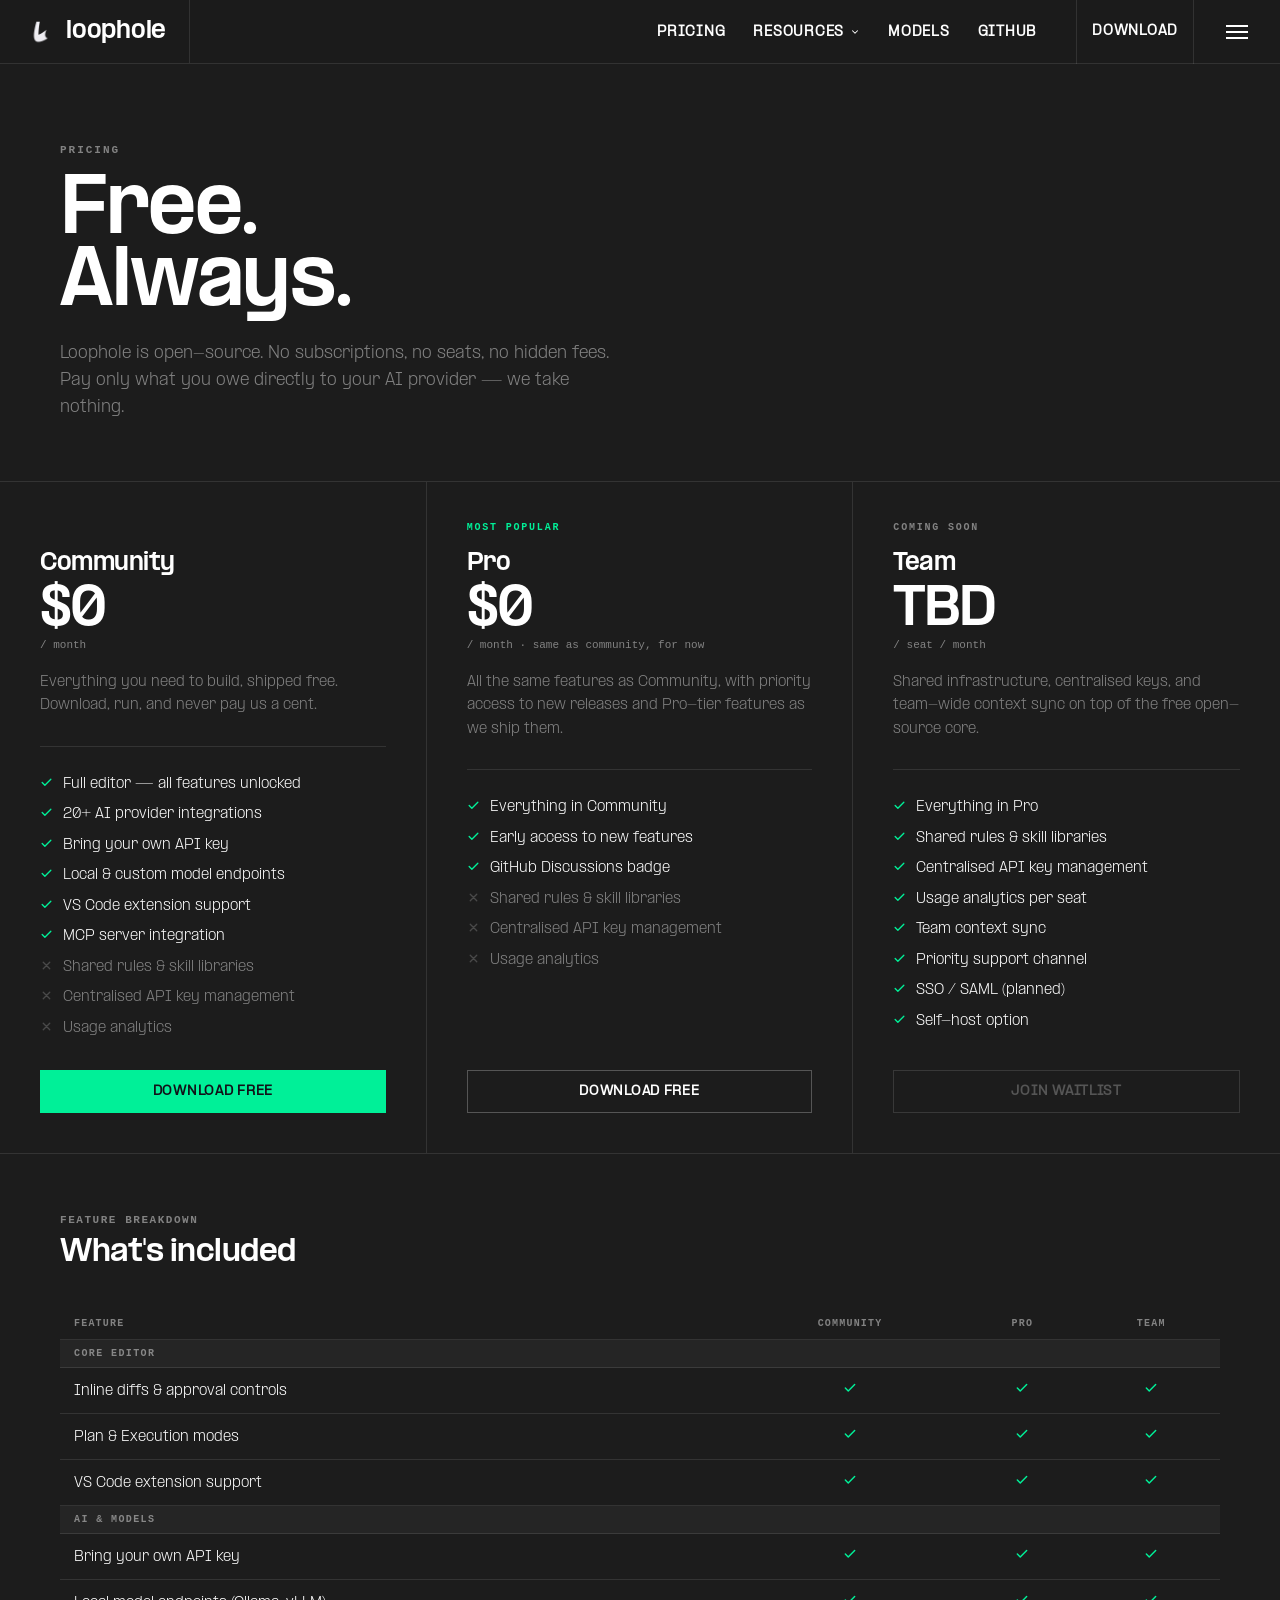
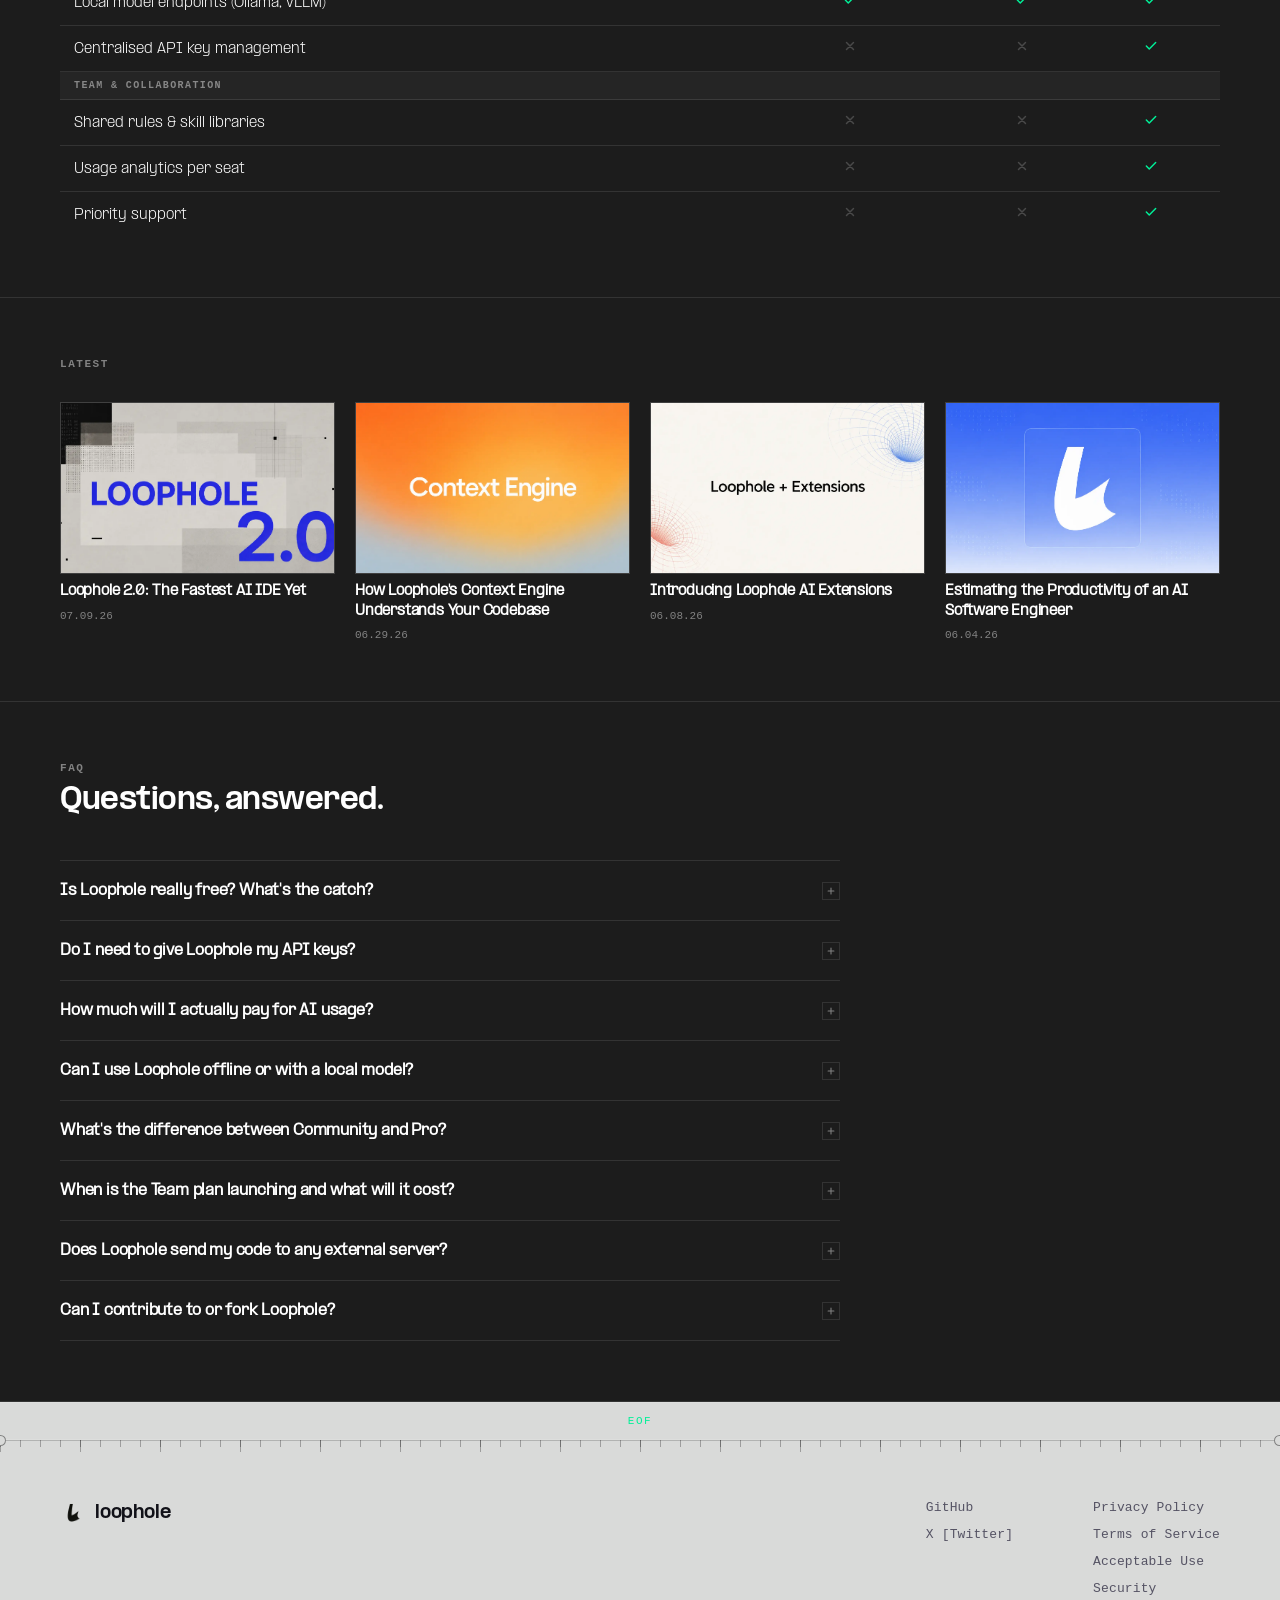
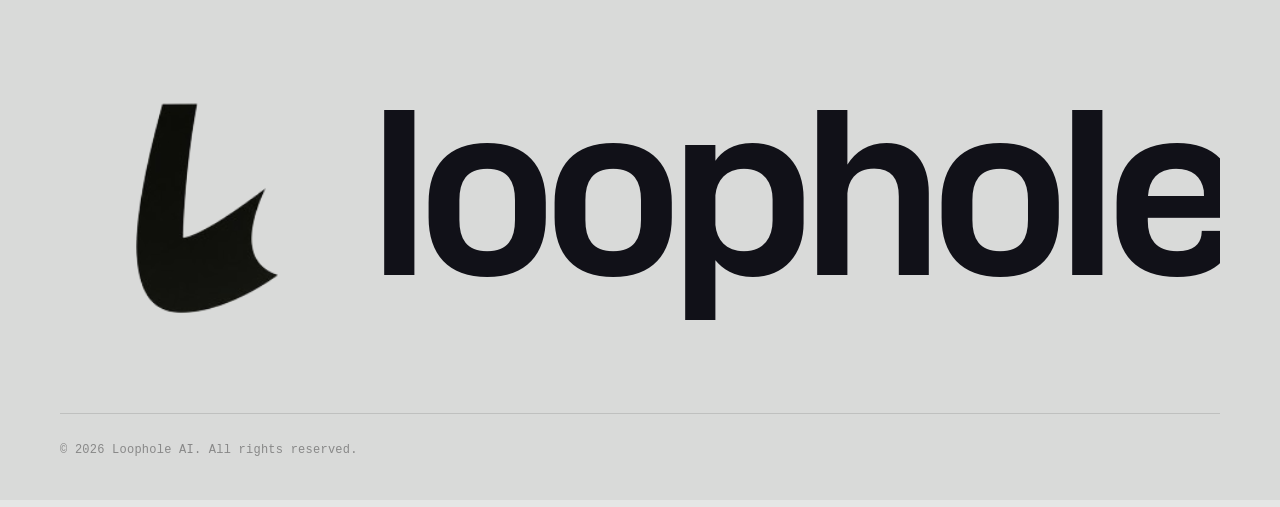
<file: pricing.html>
<!DOCTYPE html>
<html lang="en">
<head>
<meta charset="UTF-8">
<meta name="viewport" content="width=device-width, initial-scale=1.0">
<title>Pricing · Loophole</title>
<meta name="description" content="Loophole is free and open-source. No subscriptions, no seats, no hidden fees.">
<link rel="icon" href="assets/logo/logo.png" type="image/png">
<link rel="stylesheet" href="css/global.css">
<style>
/* ── Pricing content styles (dark theme to match index) ── */
:root {
  --pr-bg: #1c1c1c;
  --pr-bg-alt: #222222;
  --pr-border: rgba(255,255,255,0.1);
  --pr-text: #ffffff;
  --pr-muted: rgba(255,255,255,0.45);
  --pr-accent: #00f098;
  --pr-accent-hover: #03dc8b;
  --pr-group-bg: rgba(255,255,255,0.04);
}

/* Page body background */
body {
  background: var(--pr-bg);
}

/* ── Pricing hero ── */
.pricing-hero {
  padding: 80px 60px 60px;
  border-bottom: 1px solid var(--pr-border);
  background: var(--pr-bg);
}
.pricing-hero-label {
  font-family: 'Space Mono', monospace;
  font-size: 11px;
  font-weight: 700;
  letter-spacing: 0.18em;
  text-transform: uppercase;
  color: var(--pr-muted);
  margin-bottom: 20px;
}
.pricing-hero h1 {
  font-family: 'Loophole Bold', sans-serif;
  font-size: clamp(42px, 6vw, 72px);
  font-weight: 700;
  letter-spacing: -0.02em;
  margin-bottom: 20px;
  line-height: 1.0;
  color: var(--pr-text);
}
.pricing-hero p {
  font-family: 'Loophole Light', sans-serif;
  font-size: 15px;
  color: var(--pr-muted);
  line-height: 1.8;
  max-width: 560px;
}

/* ── Plan cards ── */
.plans-grid {
  display: grid;
  grid-template-columns: repeat(3, 1fr);
  border-bottom: 1px solid var(--pr-border);
  background: var(--pr-bg);
}
.plan-card {
  padding: 40px;
  border-right: 1px solid var(--pr-border);
  display: flex;
  flex-direction: column;
}
.plan-card:last-child { border-right: none; }

.plan-tag {
  font-family: 'Space Mono', monospace;
  font-size: 10px;
  font-weight: 700;
  letter-spacing: 0.18em;
  text-transform: uppercase;
  color: var(--pr-muted);
  margin-bottom: 12px;
  min-height: 14px;
}
.plan-tag.green { color: var(--pr-accent); }
.plan-name {
  font-family: 'Loophole Bold', sans-serif;
  font-size: 22px;
  font-weight: 700;
  letter-spacing: -0.5px;
  margin-bottom: 8px;
  color: var(--pr-text);
}
.plan-price {
  font-family: 'Loophole Bold', sans-serif;
  font-size: 48px;
  font-weight: 700;
  letter-spacing: -2px;
  line-height: 1;
  margin-bottom: 4px;
  color: var(--pr-text);
}
.plan-price-note {
  font-family: 'Space Mono', monospace;
  font-size: 11px;
  color: var(--pr-muted);
  margin-bottom: 20px;
}
.plan-desc {
  font-family: 'Loophole Light', sans-serif;
  font-size: 13px;
  color: var(--pr-muted);
  line-height: 1.8;
  margin-bottom: 28px;
  padding-bottom: 28px;
  border-bottom: 1px solid var(--pr-border);
}
.plan-features {
  list-style: none;
  display: flex;
  flex-direction: column;
  gap: 11px;
  flex: 1;
  margin-bottom: 32px;
}
.plan-features li {
  display: flex;
  align-items: flex-start;
  gap: 10px;
  font-family: 'Loophole Light', sans-serif;
  font-size: 13px;
  color: var(--pr-text);
  line-height: 1.5;
}
.plan-features li.dim { color: var(--pr-muted); }
.plan-features li svg { flex-shrink: 0; margin-top: 1px; }
.check-icon { color: var(--pr-accent); }
.cross-icon { color: rgba(255,255,255,0.2); }

.plan-btn {
  display: inline-flex;
  align-items: center;
  justify-content: center;
  font-family: 'Loophole Medium', sans-serif;
  font-size: 12px;
  font-weight: 700;
  padding: 12px 20px;
  border: 1px solid rgba(255,255,255,0.25);
  cursor: pointer;
  text-decoration: none;
  transition: background 0.2s, color 0.2s, border-color 0.2s;
  color: var(--pr-text);
  background: transparent;
  letter-spacing: 0.06em;
  text-transform: uppercase;
}
.plan-btn:hover { background: rgba(255,255,255,0.1); border-color: rgba(255,255,255,0.5); }
.plan-btn.filled { background: var(--pr-accent); color: #111118; border-color: var(--pr-accent); }
.plan-btn.filled:hover { background: var(--pr-accent-hover); border-color: var(--pr-accent-hover); }
.plan-btn.disabled { border-color: rgba(255,255,255,0.12); color: rgba(255,255,255,0.25); cursor: default; }
.plan-btn.disabled:hover { background: transparent; color: rgba(255,255,255,0.25); }

/* ── Compare table ── */
.compare-section {
  padding: 60px;
  border-bottom: 1px solid var(--pr-border);
  background: var(--pr-bg);
}
.compare-label {
  font-family: 'Space Mono', monospace;
  font-size: 11px;
  font-weight: 700;
  letter-spacing: 0.14em;
  text-transform: uppercase;
  color: var(--pr-muted);
  margin-bottom: 8px;
}
.compare-title {
  font-family: 'Loophole Bold', sans-serif;
  font-size: 28px;
  font-weight: 700;
  letter-spacing: -0.5px;
  margin-bottom: 36px;
  color: var(--pr-text);
}
.compare-table {
  width: 100%;
  border-collapse: collapse;
  font-size: 13px;
}
.compare-table th {
  text-align: left;
  padding: 10px 14px;
  font-family: 'Space Mono', monospace;
  font-size: 10px;
  font-weight: 700;
  letter-spacing: 0.12em;
  text-transform: uppercase;
  color: var(--pr-muted);
  border-bottom: 1px solid var(--pr-border);
}
.compare-table th:not(:first-child) { text-align: center; }
.compare-table td {
  padding: 13px 14px;
  border-bottom: 1px solid var(--pr-border);
  color: var(--pr-text);
  font-family: 'Loophole Light', sans-serif;
  vertical-align: middle;
}
.compare-table td:not(:first-child) { text-align: center; }
.compare-table tr:last-child td { border-bottom: none; }
.compare-table .group-row td {
  background: var(--pr-group-bg);
  font-family: 'Space Mono', monospace;
  font-size: 10px;
  font-weight: 700;
  letter-spacing: 0.14em;
  text-transform: uppercase;
  color: var(--pr-muted);
  padding: 8px 14px;
  border-bottom: 1px solid var(--pr-border);
}

/* ── Blog strip ── */
.blog-strip {
  border-bottom: 1px solid var(--pr-border);
  padding: 60px;
  background: var(--pr-bg);
}
.blog-strip-label {
  font-family: 'Space Mono', monospace;
  font-size: 11px;
  font-weight: 700;
  letter-spacing: 0.14em;
  text-transform: uppercase;
  color: var(--pr-muted);
  margin-bottom: 32px;
}
.blog-strip-grid {
  display: grid;
  grid-template-columns: repeat(4, 1fr);
  gap: 20px;
}
.blog-card {
  display: flex;
  flex-direction: column;
  gap: 8px;
  text-decoration: none;
  color: inherit;
}
.blog-card:hover .blog-thumb img { transform: scale(1.03); }
.blog-thumb {
  width: 100%;
  aspect-ratio: 16/10;
  overflow: hidden;
  border: 1px solid var(--pr-border);
  background: #2a2a2a;
}
.blog-thumb img {
  width: 100%; height: 100%; object-fit: cover; display: block;
  transition: transform 0.3s ease;
}
.blog-card-title {
  font-family: 'Loophole Medium', sans-serif;
  font-size: 13px;
  font-weight: 700;
  line-height: 1.5;
  letter-spacing: -0.2px;
  color: var(--pr-text);
}
.blog-card-date {
  font-family: 'Space Mono', monospace;
  font-size: 11px;
  color: var(--pr-muted);
}

/* ── FAQ ── */
.faq-section {
  padding: 60px;
  border-bottom: 1px solid var(--pr-border);
  background: var(--pr-bg);
}
.faq-label {
  font-family: 'Space Mono', monospace;
  font-size: 11px;
  font-weight: 700;
  letter-spacing: 0.14em;
  text-transform: uppercase;
  color: var(--pr-muted);
  margin-bottom: 8px;
}
.faq-title {
  font-family: 'Loophole Bold', sans-serif;
  font-size: 28px;
  font-weight: 700;
  letter-spacing: -0.5px;
  margin-bottom: 40px;
  color: var(--pr-text);
}
.faq-list { max-width: 780px; }
.faq-item { border-top: 1px solid var(--pr-border); }
.faq-item:last-child { border-bottom: 1px solid var(--pr-border); }
.faq-question {
  width: 100%;
  background: none;
  border: none;
  cursor: pointer;
  display: flex;
  align-items: center;
  justify-content: space-between;
  padding: 20px 0;
  font-family: 'Loophole Medium', sans-serif;
  font-size: 14px;
  font-weight: 700;
  color: var(--pr-text);
  text-align: left;
  gap: 16px;
  letter-spacing: -0.2px;
  transition: color 0.15s;
}
.faq-question:hover { color: rgba(255,255,255,0.7); }
.faq-icon {
  flex-shrink: 0;
  width: 18px;
  height: 18px;
  border: 1px solid var(--pr-border);
  display: flex;
  align-items: center;
  justify-content: center;
  transition: transform 0.2s ease, background 0.15s;
  color: var(--pr-muted);
}
.faq-item.open .faq-icon {
  transform: rotate(45deg);
  background: var(--pr-accent);
  border-color: var(--pr-accent);
  color: #111118;
}
.faq-answer {
  display: none;
  padding: 0 0 22px;
  font-family: 'Loophole Light', sans-serif;
  font-size: 13px;
  color: var(--pr-muted);
  line-height: 1.9;
  max-width: 640px;
}
.faq-item.open .faq-answer { display: block; }

/* ── Section transition (matches index style) ── */
.section-transition {
  position: relative;
  display: flex;
  align-items: center;
  justify-content: center;
  padding: 12px 24px;
  background: #1c1c1c;
  border-top: 1px solid var(--pr-border);
  border-bottom: 1px solid var(--pr-border);
}
.section-transition__label {
  font-family: 'Space Mono', monospace;
  font-size: 11px;
  letter-spacing: 0.14em;
  text-transform: uppercase;
  color: var(--pr-muted);
}
.section-transition__label--highlight { color: var(--pr-accent); }

/* ── Responsive ── */
@media (max-width: 860px) {
  .pricing-hero { padding: 50px 24px 40px; }
  .plans-grid { grid-template-columns: 1fr; }
  .plan-card { border-right: none; border-bottom: 1px solid var(--pr-border); }
  .plan-card:last-child { border-bottom: none; }
  .compare-section { padding: 40px 24px; overflow-x: auto; }
  .blog-strip { padding: 40px 24px; }
  .blog-strip-grid { grid-template-columns: repeat(2, 1fr); }
  .faq-section { padding: 40px 24px; }
}
@media (max-width: 480px) {
  .blog-strip-grid { grid-template-columns: 1fr; }
}
</style>
</head>
<body>

  <header>
    <nav>
      <div class="brand">
        <span class="mark">
          <img src="assets/logo/logo.png" alt="Loophole logo">
        </span>
        loophole
      </div>

      <ul class="nav-links">
        <li>
          <a href="pricing.html">
            PRICING
          </a>
        </li>
        <li class="nav-dropdown">
          <button class="nav-dropdown-toggle" onclick="this.closest('.nav-dropdown').classList.toggle('open')">
            RESOURCES
            <svg class="chevron" width="10" height="10" viewBox="0 0 24 24" fill="none" stroke="currentColor" stroke-width="2.5" stroke-linecap="round" stroke-linejoin="round"><path d="m6 9 6 6 6-6"/></svg>
          </button>
          <ul class="nav-dropdown-menu">
            <li><a href="blog.html">Blog</a></li>
          </ul>
        </li>
        <li>
          <a href="models.html">
            MODELS
          </a>
        </li>
        <li>
          <a href="https://github.com/loophole-ai/loophole-ide" target="_blank">
            GITHUB
          </a>
        </li>
      </ul>

      <div class="nav-right">
        <div class="cta-group">
          <a href="https://github.com/loophole-ai/loophole-ide/releases" class="btn-signup">Download</a>
        </div>
        <button class="hamburger" aria-label="Menu">
          <span></span><span></span><span></span>
        </button>
      </div>
    </nav>

    <div class="mobile-menu" id="mobileMenu">
      <a href="pricing.html">PRICING</a>
      <div class="mob-dropdown">
        <button class="mob-dropdown-toggle" onclick="this.parentElement.classList.toggle('open')">
          <span>RESOURCES</span>
          <svg class="mob-chevron" width="10" height="10" viewBox="0 0 24 24" fill="none" stroke="currentColor" stroke-width="2.5" stroke-linecap="round" stroke-linejoin="round"><path d="m6 9 6 6 6-6"/></svg>
        </button>
        <div class="mob-dropdown-menu">
          <a href="blog.html">Blog</a>
        </div>
      </div>
      <a href="models.html">MODELS</a>
      <a href="https://github.com/loophole-ai/loophole-ide" target="_blank">GITHUB</a>
      <div class="mob-download">
        <a href="https://github.com/loophole-ai/loophole-ide/releases" class="btn-signup">Download</a>
      </div>
    </div>
  </header>

  <div class="pricing-hero">
    <div class="pricing-hero-label">Pricing</div>
    <h1>Free.<br>Always.</h1>
    <p>Loophole is open-source. No subscriptions, no seats, no hidden fees. Pay only what you owe directly to your AI provider — we take nothing.</p>
  </div>

  <div class="plans-grid">

    <div class="plan-card">
      <div class="plan-tag">&nbsp;</div>
      <div class="plan-name">Community</div>
      <div class="plan-price">$0</div>
      <div class="plan-price-note">/ month</div>
      <div class="plan-desc">Everything you need to build, shipped free. Download, run, and never pay us a cent.</div>
      <ul class="plan-features">
        <li>
          <svg class="check-icon" width="13" height="13" viewBox="0 0 24 24" fill="none" stroke="currentColor" stroke-width="2.5" stroke-linecap="round" stroke-linejoin="round"><path d="M20 6 9 17l-5-5"/></svg>
          Full editor — all features unlocked
        </li>
        <li>
          <svg class="check-icon" width="13" height="13" viewBox="0 0 24 24" fill="none" stroke="currentColor" stroke-width="2.5" stroke-linecap="round" stroke-linejoin="round"><path d="M20 6 9 17l-5-5"/></svg>
          20+ AI provider integrations
        </li>
        <li>
          <svg class="check-icon" width="13" height="13" viewBox="0 0 24 24" fill="none" stroke="currentColor" stroke-width="2.5" stroke-linecap="round" stroke-linejoin="round"><path d="M20 6 9 17l-5-5"/></svg>
          Bring your own API key
        </li>
        <li>
          <svg class="check-icon" width="13" height="13" viewBox="0 0 24 24" fill="none" stroke="currentColor" stroke-width="2.5" stroke-linecap="round" stroke-linejoin="round"><path d="M20 6 9 17l-5-5"/></svg>
          Local &amp; custom model endpoints
        </li>
        <li>
          <svg class="check-icon" width="13" height="13" viewBox="0 0 24 24" fill="none" stroke="currentColor" stroke-width="2.5" stroke-linecap="round" stroke-linejoin="round"><path d="M20 6 9 17l-5-5"/></svg>
          VS Code extension support
        </li>
        <li>
          <svg class="check-icon" width="13" height="13" viewBox="0 0 24 24" fill="none" stroke="currentColor" stroke-width="2.5" stroke-linecap="round" stroke-linejoin="round"><path d="M20 6 9 17l-5-5"/></svg>
          MCP server integration
        </li>
        <li class="dim">
          <svg class="cross-icon" width="13" height="13" viewBox="0 0 24 24" fill="none" stroke="currentColor" stroke-width="2.5" stroke-linecap="round" stroke-linejoin="round"><path d="M18 6 6 18M6 6l12 12"/></svg>
          Shared rules &amp; skill libraries
        </li>
        <li class="dim">
          <svg class="cross-icon" width="13" height="13" viewBox="0 0 24 24" fill="none" stroke="currentColor" stroke-width="2.5" stroke-linecap="round" stroke-linejoin="round"><path d="M18 6 6 18M6 6l12 12"/></svg>
          Centralised API key management
        </li>
        <li class="dim">
          <svg class="cross-icon" width="13" height="13" viewBox="0 0 24 24" fill="none" stroke="currentColor" stroke-width="2.5" stroke-linecap="round" stroke-linejoin="round"><path d="M18 6 6 18M6 6l12 12"/></svg>
          Usage analytics
        </li>
      </ul>
      <a href="https://github.com/loophole-ai/loophole-ide/releases" class="plan-btn filled">Download Free</a>
    </div>

    <div class="plan-card">
      <div class="plan-tag green">Most popular</div>
      <div class="plan-name">Pro</div>
      <div class="plan-price">$0</div>
      <div class="plan-price-note">/ month · same as community, for now</div>
      <div class="plan-desc">All the same features as Community, with priority access to new releases and Pro-tier features as we ship them.</div>
      <ul class="plan-features">
        <li>
          <svg class="check-icon" width="13" height="13" viewBox="0 0 24 24" fill="none" stroke="currentColor" stroke-width="2.5" stroke-linecap="round" stroke-linejoin="round"><path d="M20 6 9 17l-5-5"/></svg>
          Everything in Community
        </li>
        <li>
          <svg class="check-icon" width="13" height="13" viewBox="0 0 24 24" fill="none" stroke="currentColor" stroke-width="2.5" stroke-linecap="round" stroke-linejoin="round"><path d="M20 6 9 17l-5-5"/></svg>
          Early access to new features
        </li>
        <li>
          <svg class="check-icon" width="13" height="13" viewBox="0 0 24 24" fill="none" stroke="currentColor" stroke-width="2.5" stroke-linecap="round" stroke-linejoin="round"><path d="M20 6 9 17l-5-5"/></svg>
          GitHub Discussions badge
        </li>
        <li class="dim">
          <svg class="cross-icon" width="13" height="13" viewBox="0 0 24 24" fill="none" stroke="currentColor" stroke-width="2.5" stroke-linecap="round" stroke-linejoin="round"><path d="M18 6 6 18M6 6l12 12"/></svg>
          Shared rules &amp; skill libraries
        </li>
        <li class="dim">
          <svg class="cross-icon" width="13" height="13" viewBox="0 0 24 24" fill="none" stroke="currentColor" stroke-width="2.5" stroke-linecap="round" stroke-linejoin="round"><path d="M18 6 6 18M6 6l12 12"/></svg>
          Centralised API key management
        </li>
        <li class="dim">
          <svg class="cross-icon" width="13" height="13" viewBox="0 0 24 24" fill="none" stroke="currentColor" stroke-width="2.5" stroke-linecap="round" stroke-linejoin="round"><path d="M18 6 6 18M6 6l12 12"/></svg>
          Usage analytics
        </li>
      </ul>
      <a href="https://github.com/loophole-ai/loophole-ide/releases" class="plan-btn">Download Free</a>
    </div>

    <div class="plan-card">
      <div class="plan-tag">Coming soon</div>
      <div class="plan-name">Team</div>
      <div class="plan-price">TBD</div>
      <div class="plan-price-note">/ seat / month</div>
      <div class="plan-desc">Shared infrastructure, centralised keys, and team-wide context sync on top of the free open-source core.</div>
      <ul class="plan-features">
        <li>
          <svg class="check-icon" width="13" height="13" viewBox="0 0 24 24" fill="none" stroke="currentColor" stroke-width="2.5" stroke-linecap="round" stroke-linejoin="round"><path d="M20 6 9 17l-5-5"/></svg>
          Everything in Pro
        </li>
        <li>
          <svg class="check-icon" width="13" height="13" viewBox="0 0 24 24" fill="none" stroke="currentColor" stroke-width="2.5" stroke-linecap="round" stroke-linejoin="round"><path d="M20 6 9 17l-5-5"/></svg>
          Shared rules &amp; skill libraries
        </li>
        <li>
          <svg class="check-icon" width="13" height="13" viewBox="0 0 24 24" fill="none" stroke="currentColor" stroke-width="2.5" stroke-linecap="round" stroke-linejoin="round"><path d="M20 6 9 17l-5-5"/></svg>
          Centralised API key management
        </li>
        <li>
          <svg class="check-icon" width="13" height="13" viewBox="0 0 24 24" fill="none" stroke="currentColor" stroke-width="2.5" stroke-linecap="round" stroke-linejoin="round"><path d="M20 6 9 17l-5-5"/></svg>
          Usage analytics per seat
        </li>
        <li>
          <svg class="check-icon" width="13" height="13" viewBox="0 0 24 24" fill="none" stroke="currentColor" stroke-width="2.5" stroke-linecap="round" stroke-linejoin="round"><path d="M20 6 9 17l-5-5"/></svg>
          Team context sync
        </li>
        <li>
          <svg class="check-icon" width="13" height="13" viewBox="0 0 24 24" fill="none" stroke="currentColor" stroke-width="2.5" stroke-linecap="round" stroke-linejoin="round"><path d="M20 6 9 17l-5-5"/></svg>
          Priority support channel
        </li>
        <li>
          <svg class="check-icon" width="13" height="13" viewBox="0 0 24 24" fill="none" stroke="currentColor" stroke-width="2.5" stroke-linecap="round" stroke-linejoin="round"><path d="M20 6 9 17l-5-5"/></svg>
          SSO / SAML (planned)
        </li>
        <li>
          <svg class="check-icon" width="13" height="13" viewBox="0 0 24 24" fill="none" stroke="currentColor" stroke-width="2.5" stroke-linecap="round" stroke-linejoin="round"><path d="M20 6 9 17l-5-5"/></svg>
          Self-host option
        </li>
      </ul>
      <a href="https://github.com/loophole-ai/loophole-ide/discussions" class="plan-btn disabled">Join Waitlist</a>
    </div>

  </div>

  <div class="compare-section">
    <div class="compare-label">Feature breakdown</div>
    <div class="compare-title">What's included</div>
    <table class="compare-table">
      <thead>
        <tr>
          <th>Feature</th>
          <th>Community</th>
          <th>Pro</th>
          <th>Team</th>
        </tr>
      </thead>
      <tbody>
        <tr class="group-row"><td colspan="4">Core Editor</td></tr>
        <tr>
          <td>Inline diffs &amp; approval controls</td>
          <td><svg class="check-icon" width="14" height="14" viewBox="0 0 24 24" fill="none" stroke="currentColor" stroke-width="2.5" stroke-linecap="round" stroke-linejoin="round"><path d="M20 6 9 17l-5-5"/></svg></td>
          <td><svg class="check-icon" width="14" height="14" viewBox="0 0 24 24" fill="none" stroke="currentColor" stroke-width="2.5" stroke-linecap="round" stroke-linejoin="round"><path d="M20 6 9 17l-5-5"/></svg></td>
          <td><svg class="check-icon" width="14" height="14" viewBox="0 0 24 24" fill="none" stroke="currentColor" stroke-width="2.5" stroke-linecap="round" stroke-linejoin="round"><path d="M20 6 9 17l-5-5"/></svg></td>
        </tr>
        <tr>
          <td>Plan &amp; Execution modes</td>
          <td><svg class="check-icon" width="14" height="14" viewBox="0 0 24 24" fill="none" stroke="currentColor" stroke-width="2.5" stroke-linecap="round" stroke-linejoin="round"><path d="M20 6 9 17l-5-5"/></svg></td>
          <td><svg class="check-icon" width="14" height="14" viewBox="0 0 24 24" fill="none" stroke="currentColor" stroke-width="2.5" stroke-linecap="round" stroke-linejoin="round"><path d="M20 6 9 17l-5-5"/></svg></td>
          <td><svg class="check-icon" width="14" height="14" viewBox="0 0 24 24" fill="none" stroke="currentColor" stroke-width="2.5" stroke-linecap="round" stroke-linejoin="round"><path d="M20 6 9 17l-5-5"/></svg></td>
        </tr>
        <tr>
          <td>VS Code extension support</td>
          <td><svg class="check-icon" width="14" height="14" viewBox="0 0 24 24" fill="none" stroke="currentColor" stroke-width="2.5" stroke-linecap="round" stroke-linejoin="round"><path d="M20 6 9 17l-5-5"/></svg></td>
          <td><svg class="check-icon" width="14" height="14" viewBox="0 0 24 24" fill="none" stroke="currentColor" stroke-width="2.5" stroke-linecap="round" stroke-linejoin="round"><path d="M20 6 9 17l-5-5"/></svg></td>
          <td><svg class="check-icon" width="14" height="14" viewBox="0 0 24 24" fill="none" stroke="currentColor" stroke-width="2.5" stroke-linecap="round" stroke-linejoin="round"><path d="M20 6 9 17l-5-5"/></svg></td>
        </tr>
        <tr class="group-row"><td colspan="4">AI &amp; Models</td></tr>
        <tr>
          <td>Bring your own API key</td>
          <td><svg class="check-icon" width="14" height="14" viewBox="0 0 24 24" fill="none" stroke="currentColor" stroke-width="2.5" stroke-linecap="round" stroke-linejoin="round"><path d="M20 6 9 17l-5-5"/></svg></td>
          <td><svg class="check-icon" width="14" height="14" viewBox="0 0 24 24" fill="none" stroke="currentColor" stroke-width="2.5" stroke-linecap="round" stroke-linejoin="round"><path d="M20 6 9 17l-5-5"/></svg></td>
          <td><svg class="check-icon" width="14" height="14" viewBox="0 0 24 24" fill="none" stroke="currentColor" stroke-width="2.5" stroke-linecap="round" stroke-linejoin="round"><path d="M20 6 9 17l-5-5"/></svg></td>
        </tr>
        <tr>
          <td>Local model endpoints (Ollama, vLLM)</td>
          <td><svg class="check-icon" width="14" height="14" viewBox="0 0 24 24" fill="none" stroke="currentColor" stroke-width="2.5" stroke-linecap="round" stroke-linejoin="round"><path d="M20 6 9 17l-5-5"/></svg></td>
          <td><svg class="check-icon" width="14" height="14" viewBox="0 0 24 24" fill="none" stroke="currentColor" stroke-width="2.5" stroke-linecap="round" stroke-linejoin="round"><path d="M20 6 9 17l-5-5"/></svg></td>
          <td><svg class="check-icon" width="14" height="14" viewBox="0 0 24 24" fill="none" stroke="currentColor" stroke-width="2.5" stroke-linecap="round" stroke-linejoin="round"><path d="M20 6 9 17l-5-5"/></svg></td>
        </tr>
        <tr>
          <td>Centralised API key management</td>
          <td><svg class="cross-icon" width="14" height="14" viewBox="0 0 24 24" fill="none" stroke="currentColor" stroke-width="2.5" stroke-linecap="round" stroke-linejoin="round"><path d="M18 6 6 18M6 6l12 12"/></svg></td>
          <td><svg class="cross-icon" width="14" height="14" viewBox="0 0 24 24" fill="none" stroke="currentColor" stroke-width="2.5" stroke-linecap="round" stroke-linejoin="round"><path d="M18 6 6 18M6 6l12 12"/></svg></td>
          <td><svg class="check-icon" width="14" height="14" viewBox="0 0 24 24" fill="none" stroke="currentColor" stroke-width="2.5" stroke-linecap="round" stroke-linejoin="round"><path d="M20 6 9 17l-5-5"/></svg></td>
        </tr>
        <tr class="group-row"><td colspan="4">Team &amp; Collaboration</td></tr>
        <tr>
          <td>Shared rules &amp; skill libraries</td>
          <td><svg class="cross-icon" width="14" height="14" viewBox="0 0 24 24" fill="none" stroke="currentColor" stroke-width="2.5" stroke-linecap="round" stroke-linejoin="round"><path d="M18 6 6 18M6 6l12 12"/></svg></td>
          <td><svg class="cross-icon" width="14" height="14" viewBox="0 0 24 24" fill="none" stroke="currentColor" stroke-width="2.5" stroke-linecap="round" stroke-linejoin="round"><path d="M18 6 6 18M6 6l12 12"/></svg></td>
          <td><svg class="check-icon" width="14" height="14" viewBox="0 0 24 24" fill="none" stroke="currentColor" stroke-width="2.5" stroke-linecap="round" stroke-linejoin="round"><path d="M20 6 9 17l-5-5"/></svg></td>
        </tr>
        <tr>
          <td>Usage analytics per seat</td>
          <td><svg class="cross-icon" width="14" height="14" viewBox="0 0 24 24" fill="none" stroke="currentColor" stroke-width="2.5" stroke-linecap="round" stroke-linejoin="round"><path d="M18 6 6 18M6 6l12 12"/></svg></td>
          <td><svg class="cross-icon" width="14" height="14" viewBox="0 0 24 24" fill="none" stroke="currentColor" stroke-width="2.5" stroke-linecap="round" stroke-linejoin="round"><path d="M18 6 6 18M6 6l12 12"/></svg></td>
          <td><svg class="check-icon" width="14" height="14" viewBox="0 0 24 24" fill="none" stroke="currentColor" stroke-width="2.5" stroke-linecap="round" stroke-linejoin="round"><path d="M20 6 9 17l-5-5"/></svg></td>
        </tr>
        <tr>
          <td>Priority support</td>
          <td><svg class="cross-icon" width="14" height="14" viewBox="0 0 24 24" fill="none" stroke="currentColor" stroke-width="2.5" stroke-linecap="round" stroke-linejoin="round"><path d="M18 6 6 18M6 6l12 12"/></svg></td>
          <td><svg class="cross-icon" width="14" height="14" viewBox="0 0 24 24" fill="none" stroke="currentColor" stroke-width="2.5" stroke-linecap="round" stroke-linejoin="round"><path d="M18 6 6 18M6 6l12 12"/></svg></td>
          <td><svg class="check-icon" width="14" height="14" viewBox="0 0 24 24" fill="none" stroke="currentColor" stroke-width="2.5" stroke-linecap="round" stroke-linejoin="round"><path d="M20 6 9 17l-5-5"/></svg></td>
        </tr>
      </tbody>
    </table>
  </div>

  <div class="blog-strip">
    <div class="blog-strip-label">Latest</div>
    <div class="blog-strip-grid">
      <a href="blog.html#loophole20" class="blog-card">
        <div class="blog-thumb">
          <img src="assets/blogs/loophole2.0.webp" alt="Loophole 2.0">
        </div>
        <div class="blog-card-title">Loophole 2.0: The Fastest AI IDE Yet</div>
        <div class="blog-card-date">07.09.26</div>
      </a>
      <a href="blog.html#contextengine" class="blog-card">
        <div class="blog-thumb">
          <img src="assets/blogs/contextengine.webp" alt="Context Engine">
        </div>
        <div class="blog-card-title">How Loophole's Context Engine Understands Your Codebase</div>
        <div class="blog-card-date">06.29.26</div>
      </a>
      <a href="blog.html#aiextensions" class="blog-card">
        <div class="blog-thumb">
          <img src="assets/blogs/aiextensions.webp" alt="AI Extensions">
        </div>
        <div class="blog-card-title">Introducing Loophole AI Extensions</div>
        <div class="blog-card-date">06.08.26</div>
      </a>
      <a href="blog.html#buildingthefuture" class="blog-card">
        <div class="blog-thumb">
          <img src="assets/blogs/buildingthefuture.webp" alt="Building the future">
        </div>
        <div class="blog-card-title">Estimating the Productivity of an AI Software Engineer</div>
        <div class="blog-card-date">06.04.26</div>
      </a>
    </div>
  </div>

  <div class="faq-section">
    <div class="faq-label">FAQ</div>
    <div class="faq-title">Questions, answered.</div>

    <div class="faq-list">

      <div class="faq-item">
        <button class="faq-question" onclick="toggleFaq(this.parentElement)">
          Is Loophole really free? What's the catch?
          <span class="faq-icon"><svg width="10" height="10" viewBox="0 0 24 24" fill="none" stroke="currentColor" stroke-width="2.5" stroke-linecap="round" stroke-linejoin="round"><path d="M12 5v14M5 12h14"/></svg></span>
        </button>
        <div class="faq-answer">No catch. Loophole is open-source under an MIT-style licence — you can read every line of code on GitHub. We don't charge for the editor. The only costs you'll ever pay are directly to your chosen AI provider for API usage, and those bills go straight to them, not through us.</div>
      </div>

      <div class="faq-item">
        <button class="faq-question" onclick="toggleFaq(this.parentElement)">
          Do I need to give Loophole my API keys?
          <span class="faq-icon"><svg width="10" height="10" viewBox="0 0 24 24" fill="none" stroke="currentColor" stroke-width="2.5" stroke-linecap="round" stroke-linejoin="round"><path d="M12 5v14M5 12h14"/></svg></span>
        </button>
        <div class="faq-answer">No. Your API keys are stored locally on your machine in your own config file and are never sent to Loophole's servers — because Loophole doesn't have servers. Requests go directly from your editor to your provider's endpoint. We never see your keys, your prompts, or your code.</div>
      </div>

      <div class="faq-item">
        <button class="faq-question" onclick="toggleFaq(this.parentElement)">
          How much will I actually pay for AI usage?
          <span class="faq-icon"><svg width="10" height="10" viewBox="0 0 24 24" fill="none" stroke="currentColor" stroke-width="2.5" stroke-linecap="round" stroke-linejoin="round"><path d="M12 5v14M5 12h14"/></svg></span>
        </button>
        <div class="faq-answer">It depends entirely on which model you pick and how much you use it. Light everyday work on a model like Claude Haiku or Gemini Flash costs pennies per day. Heavy agentic sessions with frontier models can be a few dollars per session. You can also run entirely free using local models via Ollama or vLLM at zero cost per token.</div>
      </div>

      <div class="faq-item">
        <button class="faq-question" onclick="toggleFaq(this.parentElement)">
          Can I use Loophole offline or with a local model?
          <span class="faq-icon"><svg width="10" height="10" viewBox="0 0 24 24" fill="none" stroke="currentColor" stroke-width="2.5" stroke-linecap="round" stroke-linejoin="round"><path d="M12 5v14M5 12h14"/></svg></span>
        </button>
        <div class="faq-answer">Yes. Loophole supports any OpenAI-compatible endpoint, which means Ollama, vLLM, LM Studio, and any other local inference server work out of the box. You get the full editor experience — inline diffs, Plan mode, agentic runs — at zero token cost and complete air-gap privacy.</div>
      </div>

      <div class="faq-item">
        <button class="faq-question" onclick="toggleFaq(this.parentElement)">
          What's the difference between Community and Pro?
          <span class="faq-icon"><svg width="10" height="10" viewBox="0 0 24 24" fill="none" stroke="currentColor" stroke-width="2.5" stroke-linecap="round" stroke-linejoin="round"><path d="M12 5v14M5 12h14"/></svg></span>
        </button>
        <div class="faq-answer">Currently, nothing. Both are the same open-source build downloaded from GitHub. The distinction exists to prepare for the Team plan launch, which will add shared infrastructure on top of the existing free core. Every feature you see today is in both and always will be.</div>
      </div>

      <div class="faq-item">
        <button class="faq-question" onclick="toggleFaq(this.parentElement)">
          When is the Team plan launching and what will it cost?
          <span class="faq-icon"><svg width="10" height="10" viewBox="0 0 24 24" fill="none" stroke="currentColor" stroke-width="2.5" stroke-linecap="round" stroke-linejoin="round"><path d="M12 5v14M5 12h14"/></svg></span>
        </button>
        <div class="faq-answer">We're actively building it but haven't set a date or price yet. Join the waitlist on the GitHub Discussions page and you'll be the first to know. We're committed to keeping it affordable — our philosophy is that tooling shouldn't eat your AI budget.</div>
      </div>

      <div class="faq-item">
        <button class="faq-question" onclick="toggleFaq(this.parentElement)">
          Does Loophole send my code to any external server?
          <span class="faq-icon"><svg width="10" height="10" viewBox="0 0 24 24" fill="none" stroke="currentColor" stroke-width="2.5" stroke-linecap="round" stroke-linejoin="round"><path d="M12 5v14M5 12h14"/></svg></span>
        </button>
        <div class="faq-answer">Only to the AI provider you explicitly configure. Your code is sent to whichever endpoint you've pointed Loophole at — OpenAI, Anthropic, your own Ollama instance, or anyone else. Nothing is sent to Loophole. The editor has no telemetry, no analytics, and no call-home to our infrastructure.</div>
      </div>

      <div class="faq-item">
        <button class="faq-question" onclick="toggleFaq(this.parentElement)">
          Can I contribute to or fork Loophole?
          <span class="faq-icon"><svg width="10" height="10" viewBox="0 0 24 24" fill="none" stroke="currentColor" stroke-width="2.5" stroke-linecap="round" stroke-linejoin="round"><path d="M12 5v14M5 12h14"/></svg></span>
        </button>
        <div class="faq-answer">Absolutely. Loophole is built on Void, itself a fork of VS Code, and the entire codebase is on GitHub. PRs, issues, and forks are all welcome. If you build something interesting on top of Loophole, share it in Discussions — we actively spotlight community work.</div>
      </div>

    </div>
  </div>

  <div class="section-transition" style="background:#d9dad9;">
    <span class="section-transition__label section-transition__label--highlight">EOF</span>
  </div>

  <footer>
    <div class="footer-ruler-corners"></div>
    <div class="footer-inner">

      <div class="footer-brand">
        <span class="mark">
          <img src="assets/logo/logo.png" alt="Loophole logo">
        </span>
        loophole
      </div>

      <div class="footer-cols">
        <div class="footer-col">
          <a href="https://github.com/loophole-ai/loophole-ide" target="_blank">GitHub</a>
          <a href="https://x.com/loopholeai" target="_blank">X [Twitter]</a>
        </div>

        <div class="footer-col">
          <a href="footer/privacy.html">Privacy Policy</a>
          <a href="footer/terms.html">Terms of Service</a>
          <a href="footer/acceptable-use.html">Acceptable Use</a>
          <a href="footer/security.html">Security</a>
        </div>
      </div>

    </div>

    <div class="footer-logo-section">
      <span class="footer-logo">
        <img src="assets/logo/logo.png" alt="Loophole logo">
      </span>
      <span class="footer-logo-text">loophole</span>
    </div>

    <div class="footer-bottom">
      <span>© 2026 Loophole AI. All rights reserved.</span>
    </div>
  </footer>

<script src="js/main.js"></script>
<script src="js/rulers.js"></script>

<script>
  function toggleFaq(item) {
    var isOpen = item.classList.contains('open');
    document.querySelectorAll('.faq-item.open').forEach(function(el) { el.classList.remove('open'); });
    if (!isOpen) item.classList.add('open');
  }

  (function() {
    var hamburger = document.querySelector('.hamburger');
    var mobileMenu = document.getElementById('mobileMenu');
    if (!hamburger || !mobileMenu) return;
    hamburger.addEventListener('click', function() {
      hamburger.classList.toggle('active');
      mobileMenu.classList.toggle('open');
    });
  })();

  document.addEventListener('click', function(e) {
    document.querySelectorAll('.nav-dropdown.open').forEach(function(d) {
      if (!d.contains(e.target)) d.classList.remove('open');
    });
  });
</script>
</body>
</html>
</file>
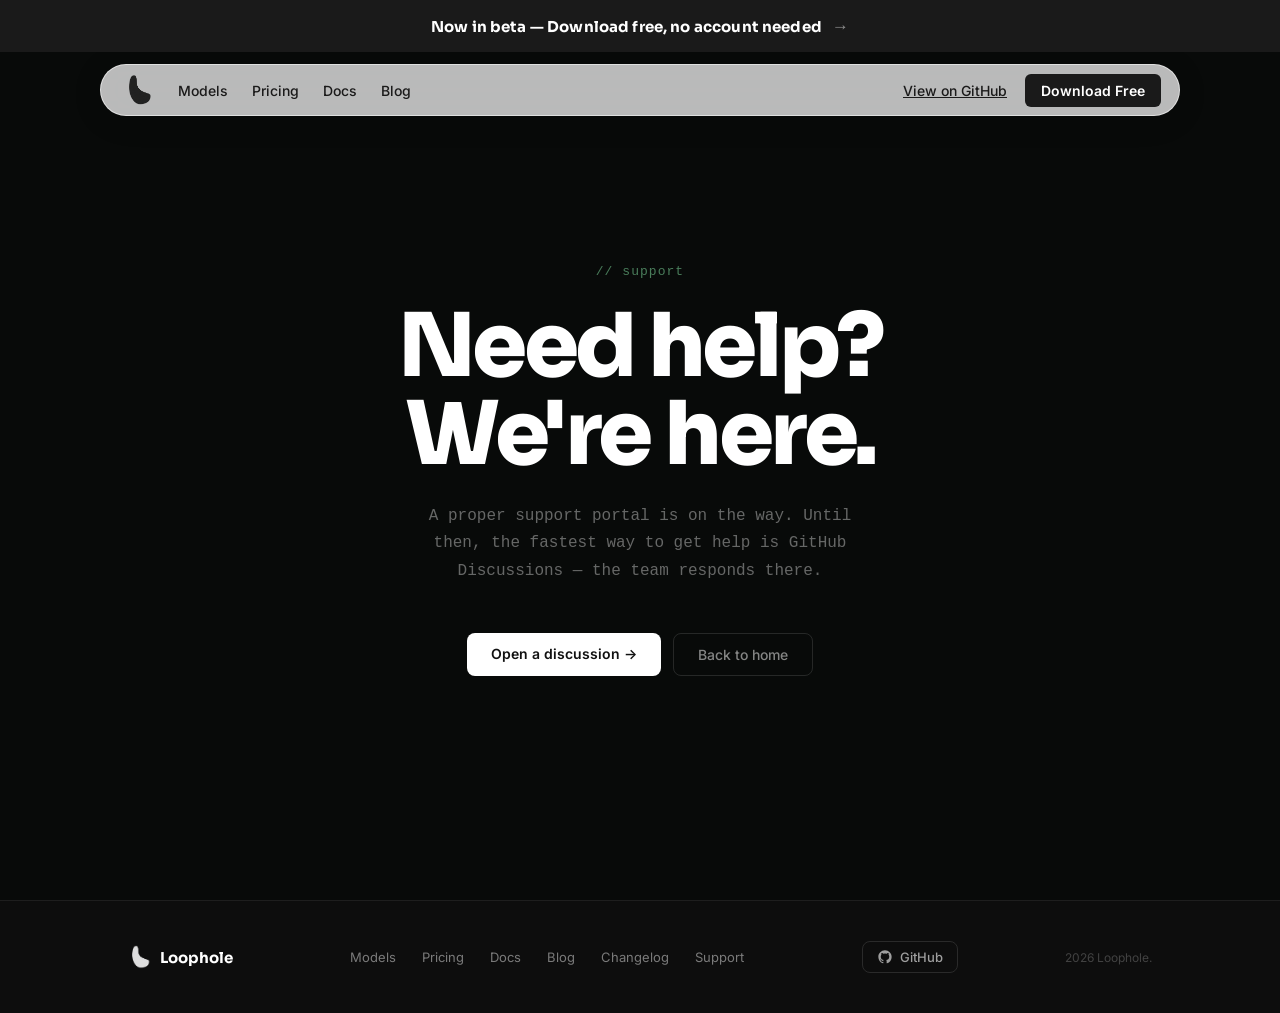
<file: support.html>
<!DOCTYPE html>
<html lang="en">
<head>
  <meta charset="UTF-8" />
  <meta name="viewport" content="width=device-width, initial-scale=1.0" />
  <title>Support — Loophole AI</title>
  <link rel="preconnect" href="https://fonts.googleapis.com" />
  <link rel="preconnect" href="https://fonts.gstatic.com" crossorigin />
  <link href="https://fonts.googleapis.com/css2?family=Sora:wght@400;600;700;800&family=Inter:wght@400;500;600&family=DM+Sans:wght@300;400;500&display=swap" rel="stylesheet" />
  <link rel="stylesheet" href="styles.css" />
  <link rel="stylesheet" href="css/support.css" />
</head>
<body>

  <!-- ══════════ ANNOUNCEMENT BAR ══════════ -->
  <div class="announce-bar" id="announceBar">
    Now in beta — Download free, no account needed <span>→</span>
  </div>

  <!-- ══════════ NAVBAR ══════════ -->
  <nav class="top-nav">
    <a href="index.html" class="logo">
      <img src="assets/logo.png" alt="Loophole Logo" />
    </a>
    <ul class="nav-links">
      <li><a href="models.html">Models</a></li>
      <li><a href="pricing.html">Pricing</a></li>
      <li><a href="docs.html">Docs</a></li>
      <li><a href="blog.html">Blog</a></li>
    </ul>
    <div class="nav-right">
      <a href="https://github.com/loophole-ai/loophole" target="_blank" rel="noopener" class="btn-ghost">View on GitHub</a>
      <button class="btn-dark">Download Free</button>
      <button class="hamburger" id="hamburger" aria-label="Open menu" aria-expanded="false">
        <span class="ham-bar"></span>
        <span class="ham-bar"></span>
        <span class="ham-bar"></span>
      </button>
    </div>
  </nav>

  <div id="drawerOverlay" class="drawer-overlay" aria-hidden="true"></div>
  <nav id="mobileDrawer" class="mobile-drawer" aria-label="Mobile navigation">
    <a href="models.html">Models</a>
    <a href="pricing.html">Pricing</a>
    <a href="docs.html">Docs</a>
    <a href="blog.html">Blog</a>
    <div class="drawer-actions">
      <button class="btn-dark">Download Free</button>
      <a href="https://github.com/loophole-ai/loophole" target="_blank" rel="noopener" class="btn-outline">View on GitHub</a>
    </div>
  </nav>

  <!-- ══════════ COMING SOON HERO ══════════ -->
  <section class="coming-hero">
    <p class="coming-eyebrow">// support</p>
    <h1 class="coming-title">Need help?<br/>We're here.</h1>
    <p class="coming-sub">A proper support portal is on the way. Until then, the fastest way to get help is GitHub Discussions — the team responds there.</p>

    <div class="coming-btn-row">
      <a href="https://github.com/loophole-ai/loophole/discussions" target="_blank" rel="noopener" class="coming-btn-primary">Open a discussion →</a>
      <a href="index.html" class="coming-btn-ghost">Back to home</a>
    </div>
  </section>

  <!-- ══════════ FOOTER ══════════ -->
  <footer class="site-footer">
    <div class="footer-inner">
      <a href="index.html" class="footer-logo">
        <img src="assets/logo.png" alt="Loophole Logo" style="filter:invert(1);" />
        <span class="footer-logo-name">Loophole</span>
      </a>
      <div class="footer-links">
        <a href="models.html">Models</a>
        <a href="pricing.html">Pricing</a>
        <a href="docs.html">Docs</a>
        <a href="blog.html">Blog</a>
        <a href="changelog.html">Changelog</a>
        <a href="support.html">Support</a>
      </div>
      <a href="https://github.com/loophole-ai/loophole" class="footer-github" target="_blank" rel="noopener">
        <svg width="16" height="16" viewBox="0 0 24 24" fill="currentColor"><path d="M12 2C6.477 2 2 6.477 2 12c0 4.418 2.865 8.166 6.839 9.489.5.092.682-.217.682-.482 0-.237-.009-.868-.013-1.703-2.782.604-3.369-1.342-3.369-1.342-.454-1.154-1.11-1.462-1.11-1.462-.908-.62.069-.608.069-.608 1.003.07 1.531 1.03 1.531 1.03.892 1.529 2.341 1.087 2.91.832.092-.647.35-1.088.636-1.338-2.22-.253-4.555-1.11-4.555-4.943 0-1.091.39-1.984 1.029-2.683-.103-.253-.446-1.27.098-2.647 0 0 .84-.269 2.75 1.025A9.578 9.578 0 0 1 12 6.836a9.59 9.59 0 0 1 2.504.337c1.909-1.294 2.747-1.025 2.747-1.025.546 1.377.203 2.394.1 2.647.64.699 1.028 1.592 1.028 2.683 0 3.842-2.339 4.687-4.566 4.935.359.309.678.919.678 1.852 0 1.336-.012 2.415-.012 2.743 0 .267.18.578.688.48C19.138 20.163 22 16.418 22 12c0-5.523-4.477-10-10-10z"/></svg>
        GitHub
      </a>
      <span class="footer-copy"> 2026 Loophole.</span>
    </div>
  </footer>

  <script src="script.js"></script>
</body>
</html>
</file>
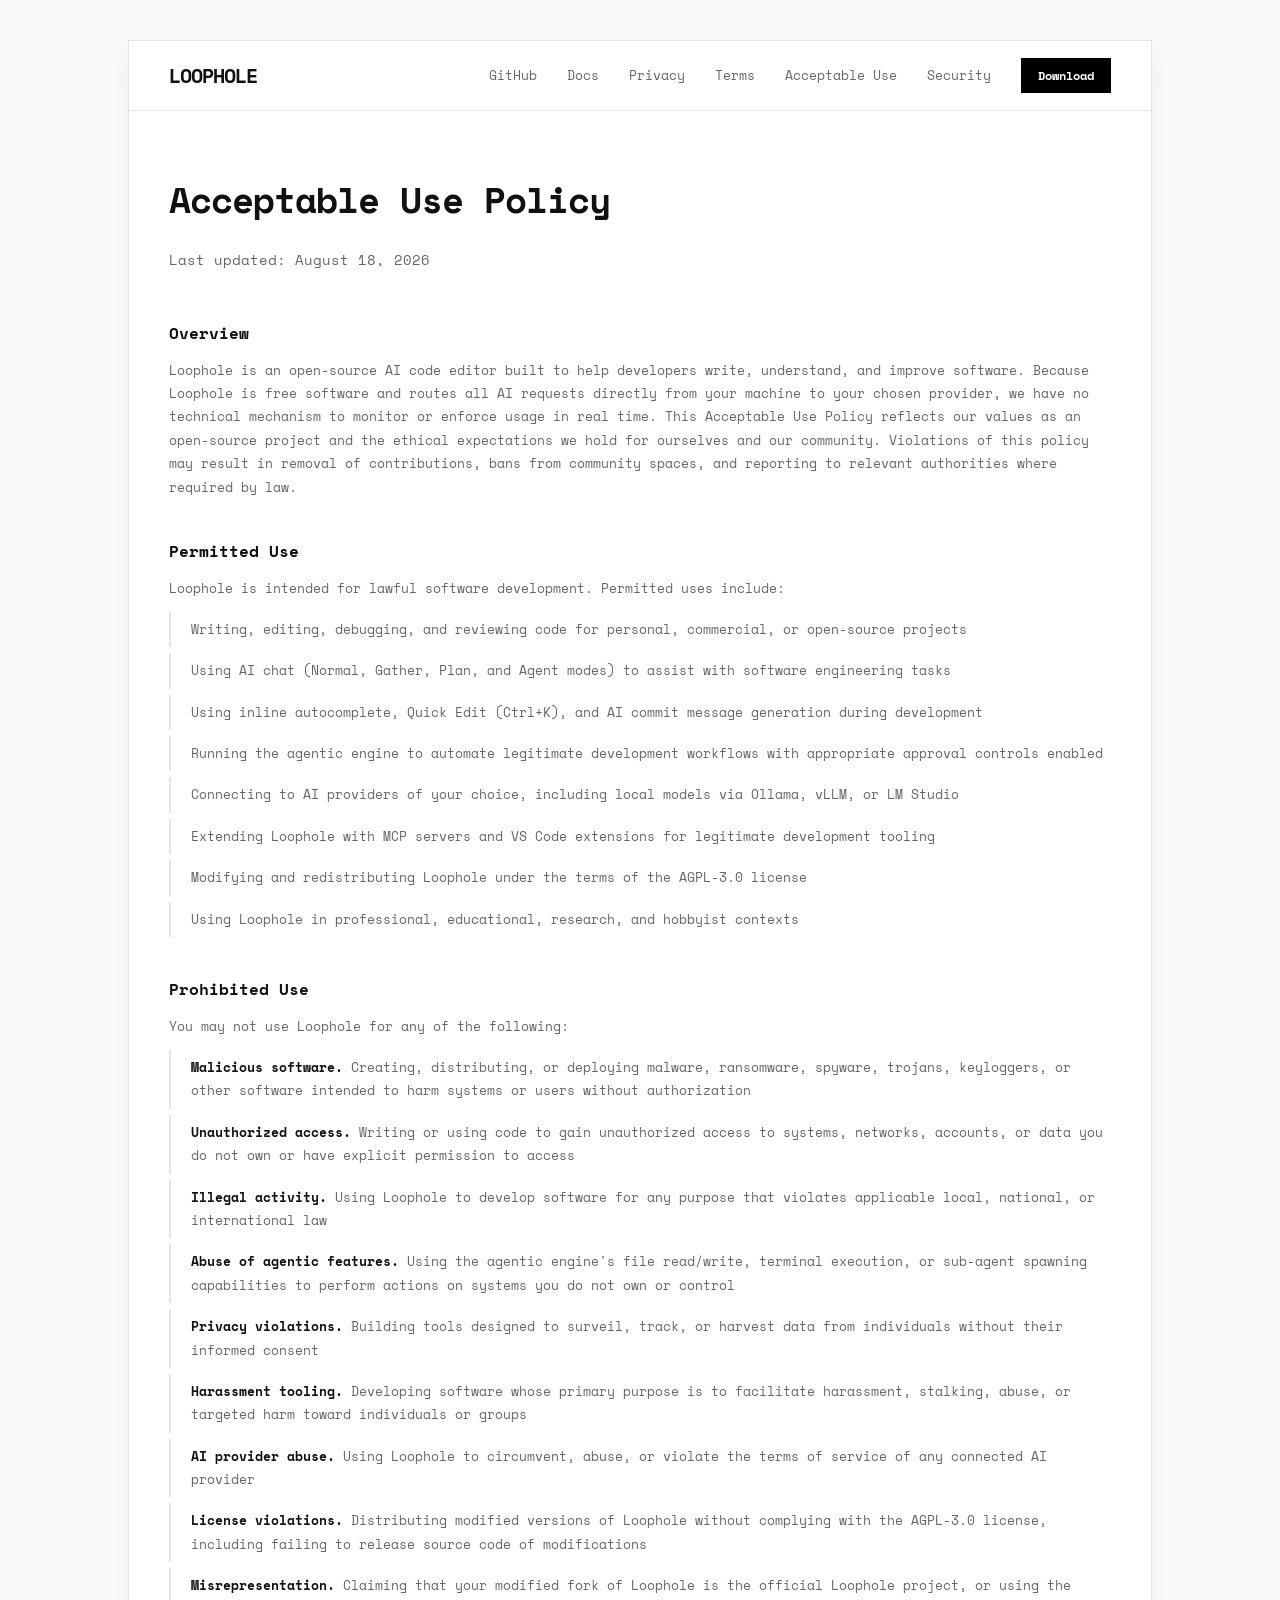
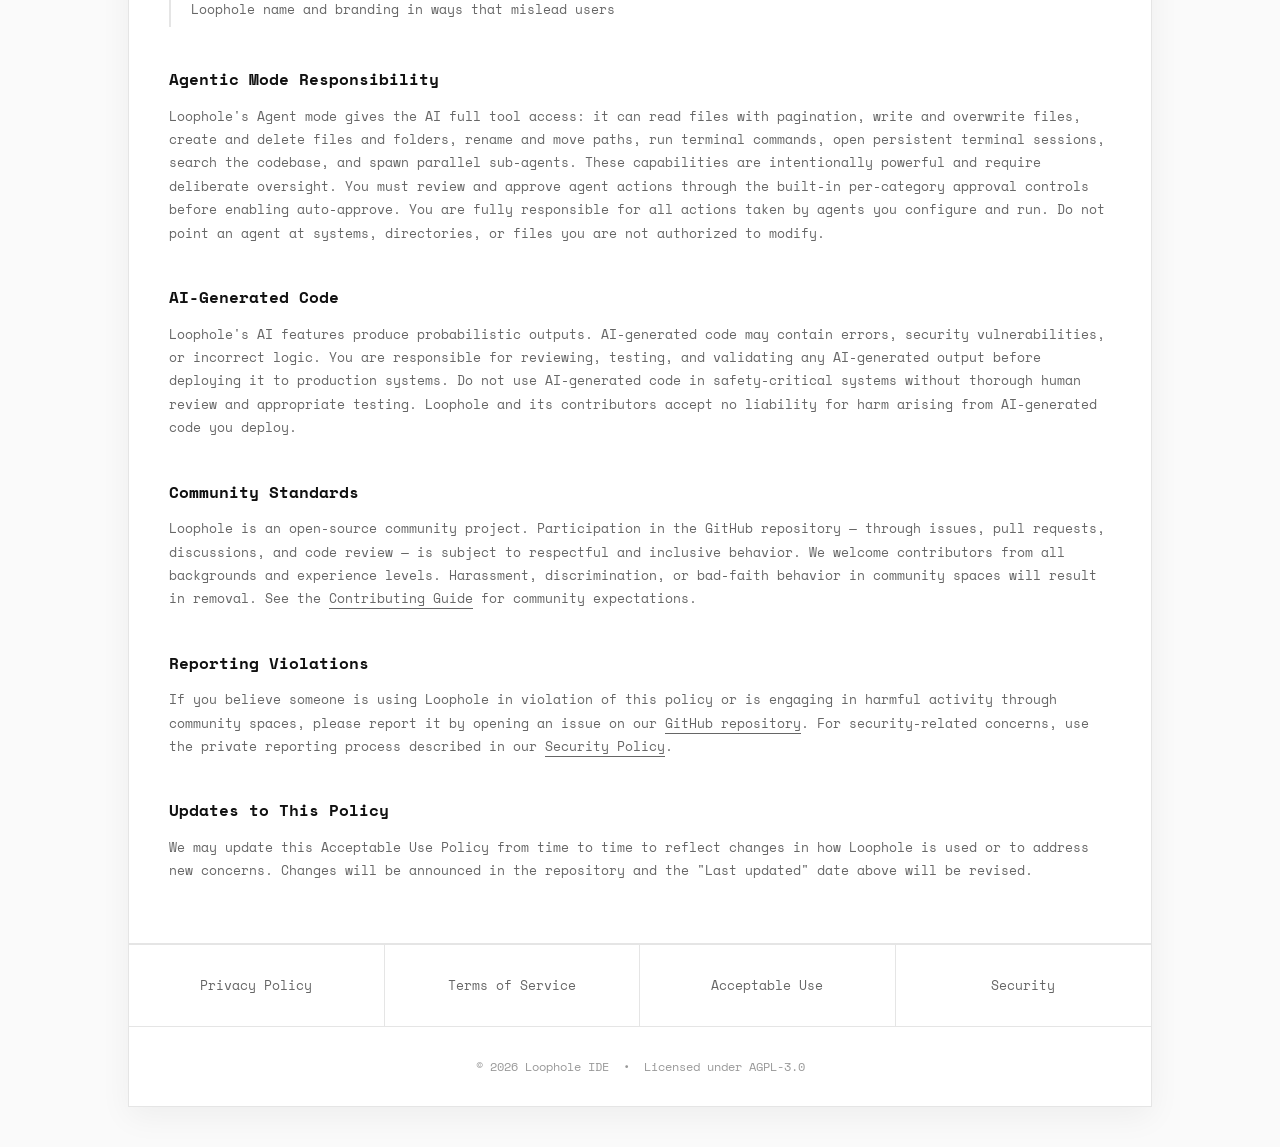
<file: footer/acceptable-use.html>
<!DOCTYPE html>
<html lang="en">
<head>
    <meta charset="UTF-8">
    <meta name="viewport" content="width=device-width, initial-scale=1.0">
    <title>Acceptable Use Policy - Loophole</title>
    <meta name="description" content="Acceptable Use Policy for Loophole IDE — the open-source AI code editor.">
    <link rel="preconnect" href="https://fonts.googleapis.com">
    <link rel="preconnect" href="https://fonts.gstatic.com" crossorigin>
    <link href="https://fonts.googleapis.com/css2?family=Space+Mono:ital,wght@0,400;0,700;1,400&display=swap" rel="stylesheet">
    <style>
        :root {
            --bg-body: #fafafa;
            --bg-container: #ffffff;
            --text-main: #111111;
            --text-muted: #666666;
            --border-color: #e5e5e5;
            --accent-black: #000000;
            --font-stack: 'Space Mono', monospace;
            --container-width: 1024px;
        }
        * { box-sizing: border-box; margin: 0; padding: 0; }
        body {
            font-family: var(--font-stack);
            background-color: var(--bg-body);
            color: var(--text-main);
            line-height: 1.6;
            font-size: 14px;
            min-height: 100vh;
            display: flex;
            justify-content: center;
            padding: 40px 20px;
        }
        .site-container {
            background-color: var(--bg-container);
            width: 100%;
            max-width: var(--container-width);
            border: 1px solid var(--border-color);
            box-shadow: 0 10px 30px rgba(0,0,0,0.05);
            display: flex;
            flex-direction: column;
        }
        a { text-decoration: none; color: inherit; cursor: pointer; }
        .flex { display: flex; }
        .items-center { align-items: center; }
        .section-box { border-bottom: 1px solid var(--border-color); width: 100%; padding: 60px 40px; }
        .btn {
            padding: 12px 24px;
            border: 1px solid var(--accent-black);
            font-family: var(--font-stack);
            cursor: pointer;
            transition: all 0.2s;
            font-size: 13px;
            font-weight: 700;
            display: inline-flex;
            align-items: center;
            gap: 10px;
        }
        .btn-black { background: var(--accent-black); color: white; }
        .btn-black:hover { background: #333; }
        nav {
            width: 100%;
            height: 70px;
            border-bottom: 1px solid var(--border-color);
            padding: 0 40px;
            display: flex;
            align-items: center;
            justify-content: space-between;
            background: #fff;
        }
        .logo { font-weight: 700; font-size: 20px; letter-spacing: -1px; }
        .nav-links { gap: 30px; font-size: 13px; color: var(--text-muted); }
        .nav-links a:hover { color: var(--text-main); }
        .feature-strong { color: var(--text-main); font-weight: 700; }
        .policy-block { margin-bottom: 40px; }
        .policy-block:last-child { margin-bottom: 0; }
        .rule-list { margin-top: 12px; padding-left: 0; list-style: none; }
        .rule-list li {
            color: var(--text-muted);
            font-size: 13px;
            line-height: 1.8;
            padding: 6px 0 6px 20px;
            border-left: 2px solid var(--border-color);
            margin-bottom: 6px;
        }
        .rule-list li strong { color: var(--text-main); }
        footer { width: 100%; display: grid; grid-template-columns: repeat(4, 1fr); }
        .footer-col { border-right: 1px solid var(--border-color); padding: 30px 40px; text-align: center; font-size: 13px; color: var(--text-muted); border-top: 1px solid var(--border-color); }
        .footer-col:last-child { border-right: none; }
        .footer-col a:hover { color: var(--text-main); }
        .legal { width: 100%; padding: 30px; text-align: center; font-size: 12px; color: #999; border-top: 1px solid var(--border-color); }
        @media (max-width: 768px) {
            .nav-links { display: none; }
            footer { grid-template-columns: 1fr; }
            .footer-col { border-right: none; }
            .section-box { padding: 40px 24px; }
        }
    </style>
</head>
<body>
    <div class="site-container">

        <nav>
            <a href="../index.html" class="logo">LOOPHOLE</a>
            <div class="flex items-center">
                <div class="nav-links flex items-center" style="margin-right: 30px;">
                    <a href="https://github.com/loophole-ai/loophole-ide/releases">GitHub</a>
                    <a href="https://github.com/loophole-ai/loophole-ide/wiki">Docs</a>
                    <a href="privacy.html">Privacy</a>
                    <a href="terms.html">Terms</a>
                    <a href="acceptable-use.html">Acceptable Use</a>
                    <a href="security.html">Security</a>
                </div>
                <a href="https://github.com/loophole-ai/loophole-ide/releases"><button class="btn btn-black" style="padding: 8px 16px; font-size: 12px;">Download</button></a>
            </div>
        </nav>

        <section class="section-box">
            <h1 style="font-size: 36px; margin-bottom: 20px; letter-spacing: -1px;">Acceptable Use Policy</h1>
            <p style="color: var(--text-muted); margin-bottom: 50px;">Last updated: August 18, 2026</p>

            <div class="policy-block">
                <div class="feature-strong" style="margin-bottom: 12px; font-size: 16px;">Overview</div>
                <p style="color: var(--text-muted); font-size: 13px; line-height: 1.8;">
                    Loophole is an open-source AI code editor built to help developers write, understand, and improve software. Because Loophole is free software and routes all AI requests directly from your machine to your chosen provider, we have no technical mechanism to monitor or enforce usage in real time. This Acceptable Use Policy reflects our values as an open-source project and the ethical expectations we hold for ourselves and our community. Violations of this policy may result in removal of contributions, bans from community spaces, and reporting to relevant authorities where required by law.
                </p>
            </div>

            <div class="policy-block">
                <div class="feature-strong" style="margin-bottom: 12px; font-size: 16px;">Permitted Use</div>
                <p style="color: var(--text-muted); font-size: 13px; line-height: 1.8;">Loophole is intended for lawful software development. Permitted uses include:</p>
                <ul class="rule-list">
                    <li>Writing, editing, debugging, and reviewing code for personal, commercial, or open-source projects</li>
                    <li>Using AI chat (Normal, Gather, Plan, and Agent modes) to assist with software engineering tasks</li>
                    <li>Using inline autocomplete, Quick Edit (Ctrl+K), and AI commit message generation during development</li>
                    <li>Running the agentic engine to automate legitimate development workflows with appropriate approval controls enabled</li>
                    <li>Connecting to AI providers of your choice, including local models via Ollama, vLLM, or LM Studio</li>
                    <li>Extending Loophole with MCP servers and VS Code extensions for legitimate development tooling</li>
                    <li>Modifying and redistributing Loophole under the terms of the AGPL-3.0 license</li>
                    <li>Using Loophole in professional, educational, research, and hobbyist contexts</li>
                </ul>
            </div>

            <div class="policy-block">
                <div class="feature-strong" style="margin-bottom: 12px; font-size: 16px;">Prohibited Use</div>
                <p style="color: var(--text-muted); font-size: 13px; line-height: 1.8;">You may not use Loophole for any of the following:</p>
                <ul class="rule-list">
                    <li><strong>Malicious software.</strong> Creating, distributing, or deploying malware, ransomware, spyware, trojans, keyloggers, or other software intended to harm systems or users without authorization</li>
                    <li><strong>Unauthorized access.</strong> Writing or using code to gain unauthorized access to systems, networks, accounts, or data you do not own or have explicit permission to access</li>
                    <li><strong>Illegal activity.</strong> Using Loophole to develop software for any purpose that violates applicable local, national, or international law</li>
                    <li><strong>Abuse of agentic features.</strong> Using the agentic engine's file read/write, terminal execution, or sub-agent spawning capabilities to perform actions on systems you do not own or control</li>
                    <li><strong>Privacy violations.</strong> Building tools designed to surveil, track, or harvest data from individuals without their informed consent</li>
                    <li><strong>Harassment tooling.</strong> Developing software whose primary purpose is to facilitate harassment, stalking, abuse, or targeted harm toward individuals or groups</li>
                    <li><strong>AI provider abuse.</strong> Using Loophole to circumvent, abuse, or violate the terms of service of any connected AI provider</li>
                    <li><strong>License violations.</strong> Distributing modified versions of Loophole without complying with the AGPL-3.0 license, including failing to release source code of modifications</li>
                    <li><strong>Misrepresentation.</strong> Claiming that your modified fork of Loophole is the official Loophole project, or using the Loophole name and branding in ways that mislead users</li>
                </ul>
            </div>

            <div class="policy-block">
                <div class="feature-strong" style="margin-bottom: 12px; font-size: 16px;">Agentic Mode Responsibility</div>
                <p style="color: var(--text-muted); font-size: 13px; line-height: 1.8;">
                    Loophole's Agent mode gives the AI full tool access: it can read files with pagination, write and overwrite files, create and delete files and folders, rename and move paths, run terminal commands, open persistent terminal sessions, search the codebase, and spawn parallel sub-agents. These capabilities are intentionally powerful and require deliberate oversight. You must review and approve agent actions through the built-in per-category approval controls before enabling auto-approve. You are fully responsible for all actions taken by agents you configure and run. Do not point an agent at systems, directories, or files you are not authorized to modify.
                </p>
            </div>

            <div class="policy-block">
                <div class="feature-strong" style="margin-bottom: 12px; font-size: 16px;">AI-Generated Code</div>
                <p style="color: var(--text-muted); font-size: 13px; line-height: 1.8;">
                    Loophole's AI features produce probabilistic outputs. AI-generated code may contain errors, security vulnerabilities, or incorrect logic. You are responsible for reviewing, testing, and validating any AI-generated output before deploying it to production systems. Do not use AI-generated code in safety-critical systems without thorough human review and appropriate testing. Loophole and its contributors accept no liability for harm arising from AI-generated code you deploy.
                </p>
            </div>

            <div class="policy-block">
                <div class="feature-strong" style="margin-bottom: 12px; font-size: 16px;">Community Standards</div>
                <p style="color: var(--text-muted); font-size: 13px; line-height: 1.8;">
                    Loophole is an open-source community project. Participation in the GitHub repository — through issues, pull requests, discussions, and code review — is subject to respectful and inclusive behavior. We welcome contributors from all backgrounds and experience levels. Harassment, discrimination, or bad-faith behavior in community spaces will result in removal. See the <a href="https://github.com/loophole-ai/loophole-ide/blob/main/HOW_TO_CONTRIBUTE.md" style="border-bottom: 1px solid var(--text-muted);">Contributing Guide</a> for community expectations.
                </p>
            </div>

            <div class="policy-block">
                <div class="feature-strong" style="margin-bottom: 12px; font-size: 16px;">Reporting Violations</div>
                <p style="color: var(--text-muted); font-size: 13px; line-height: 1.8;">
                    If you believe someone is using Loophole in violation of this policy or is engaging in harmful activity through community spaces, please report it by opening an issue on our <a href="https://github.com/loophole-ai/loophole-ide/issues/new" style="border-bottom: 1px solid var(--text-muted);">GitHub repository</a>. For security-related concerns, use the private reporting process described in our <a href="security.html" style="border-bottom: 1px solid var(--text-muted);">Security Policy</a>.
                </p>
            </div>

            <div class="policy-block">
                <div class="feature-strong" style="margin-bottom: 12px; font-size: 16px;">Updates to This Policy</div>
                <p style="color: var(--text-muted); font-size: 13px; line-height: 1.8;">
                    We may update this Acceptable Use Policy from time to time to reflect changes in how Loophole is used or to address new concerns. Changes will be announced in the repository and the "Last updated" date above will be revised.
                </p>
            </div>
        </section>

        <footer>
            <div class="footer-col"><a href="privacy.html">Privacy Policy</a></div>
            <div class="footer-col"><a href="terms.html">Terms of Service</a></div>
            <div class="footer-col"><a href="acceptable-use.html">Acceptable Use</a></div>
            <div class="footer-col"><a href="security.html">Security</a></div>
        </footer>
        <div class="legal">
            &copy; 2026 Loophole IDE &nbsp;•&nbsp; Licensed under AGPL-3.0
        </div>

    </div>
</body>
</html>
</file>
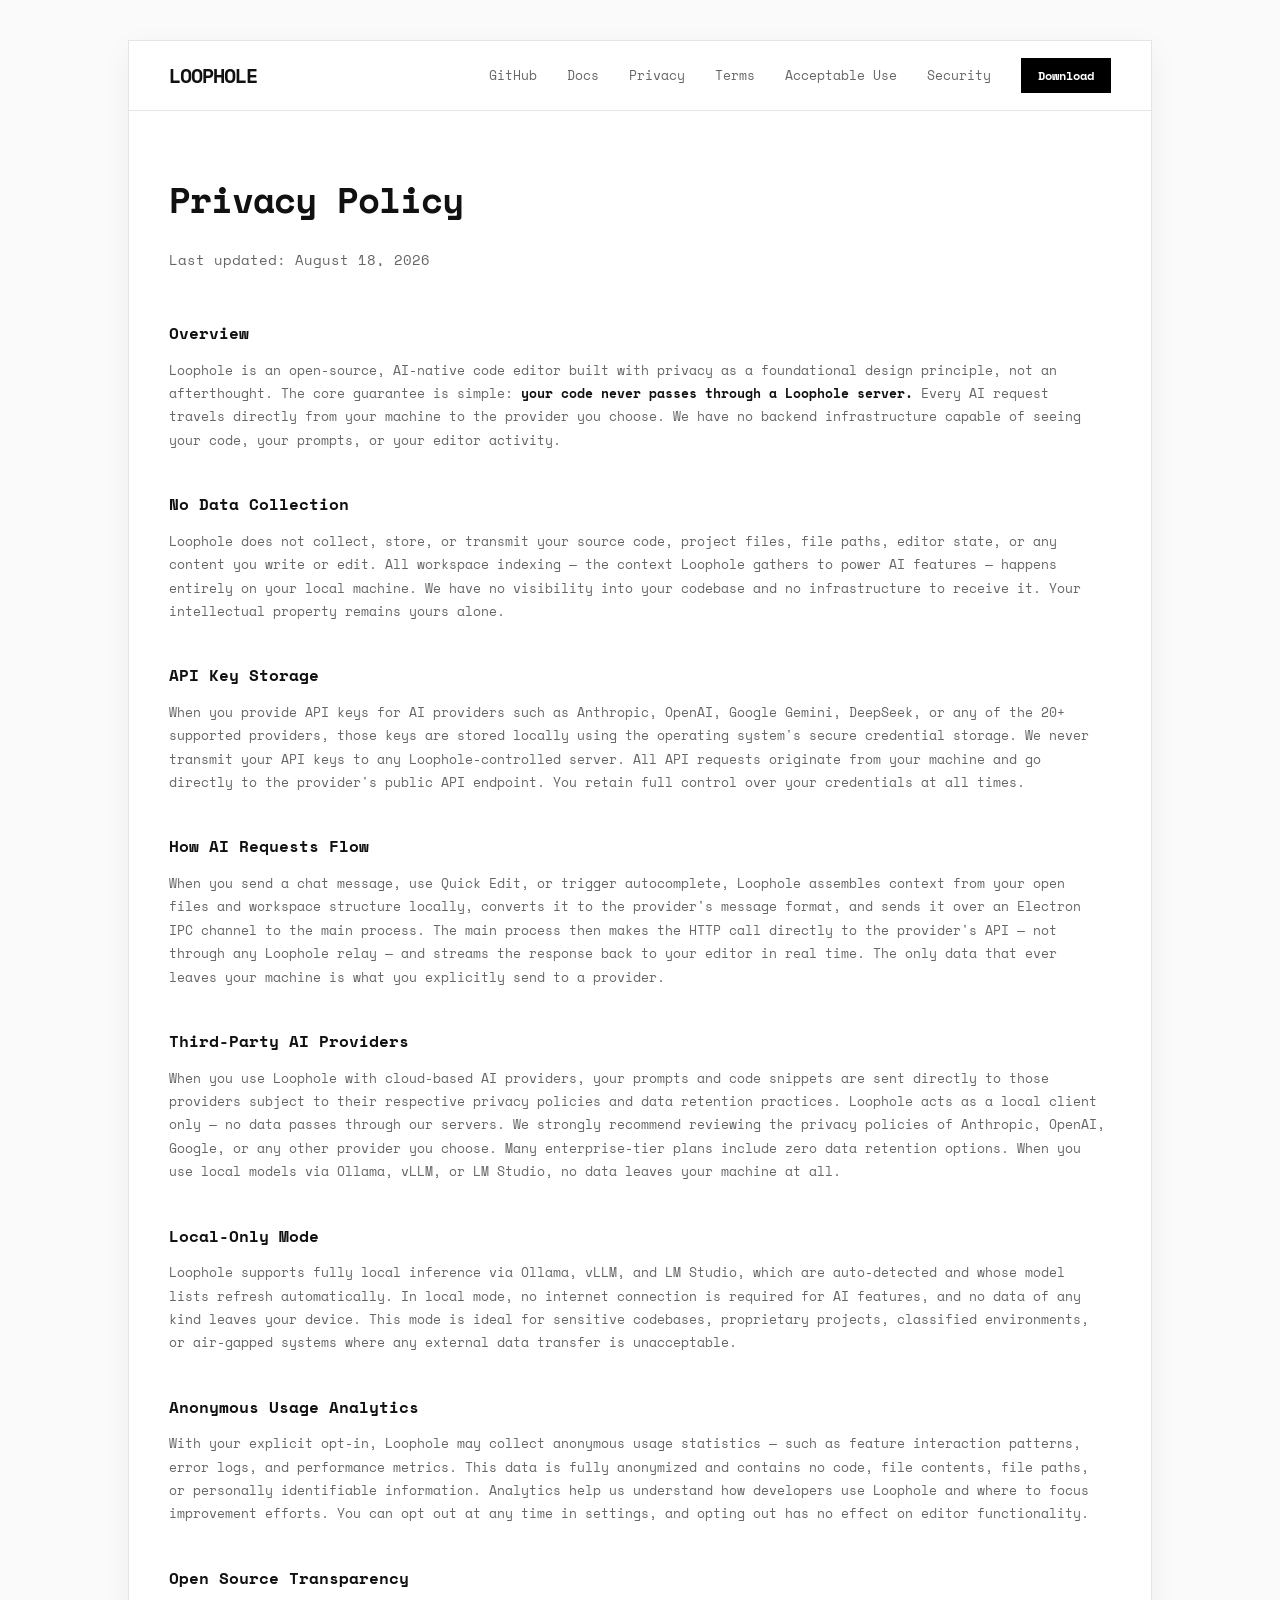
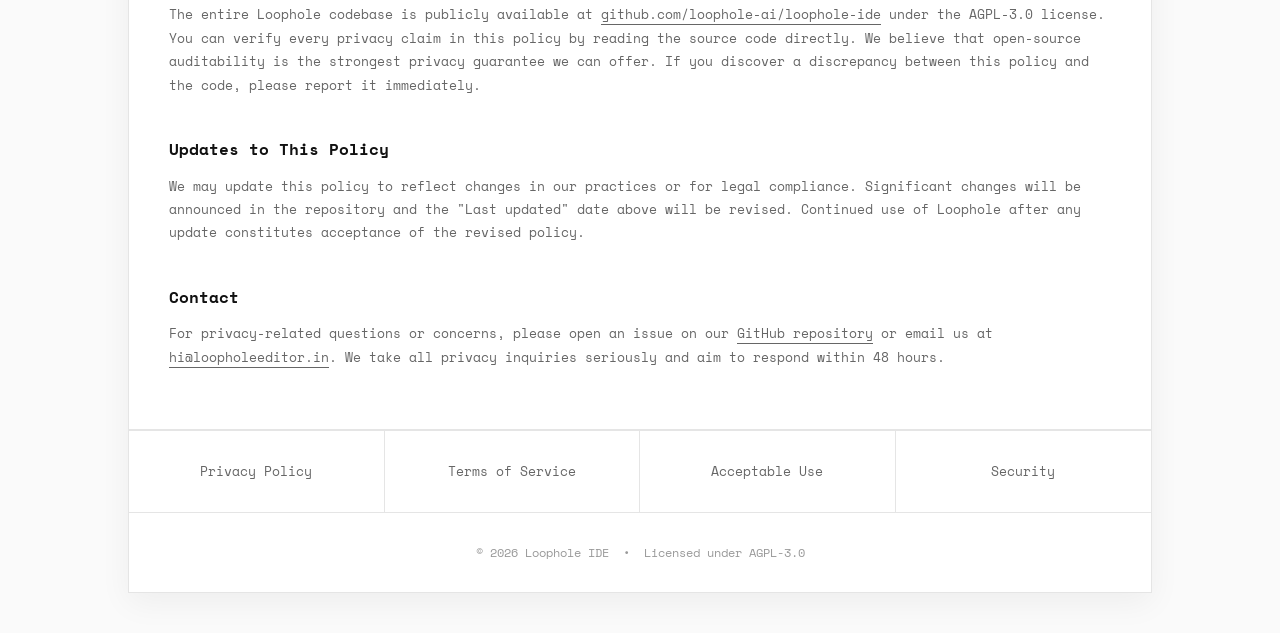
<file: footer/privacy.html>
<!DOCTYPE html>
<html lang="en">
<head>
    <meta charset="UTF-8">
    <meta name="viewport" content="width=device-width, initial-scale=1.0">
    <title>Privacy Policy - Loophole</title>
    <meta name="description" content="Privacy is our architecture. Learn how Loophole handles your code and data with a direct-to-provider approach.">
    <link rel="preconnect" href="https://fonts.googleapis.com">
    <link rel="preconnect" href="https://fonts.gstatic.com" crossorigin>
    <link href="https://fonts.googleapis.com/css2?family=Space+Mono:ital,wght@0,400;0,700;1,400&display=swap" rel="stylesheet">
    <style>
        :root {
            --bg-body: #fafafa;
            --bg-container: #ffffff;
            --text-main: #111111;
            --text-muted: #666666;
            --border-color: #e5e5e5;
            --accent-black: #000000;
            --font-stack: 'Space Mono', monospace;
            --container-width: 1024px;
        }
        * { box-sizing: border-box; margin: 0; padding: 0; }
        body {
            font-family: var(--font-stack);
            background-color: var(--bg-body);
            color: var(--text-main);
            line-height: 1.6;
            font-size: 14px;
            min-height: 100vh;
            display: flex;
            justify-content: center;
            padding: 40px 20px;
        }
        .site-container {
            background-color: var(--bg-container);
            width: 100%;
            max-width: var(--container-width);
            border: 1px solid var(--border-color);
            box-shadow: 0 10px 30px rgba(0,0,0,0.05);
            display: flex;
            flex-direction: column;
        }
        a { text-decoration: none; color: inherit; cursor: pointer; }
        .flex { display: flex; }
        .items-center { align-items: center; }
        .section-box { border-bottom: 1px solid var(--border-color); width: 100%; padding: 60px 40px; }
        .btn {
            padding: 12px 24px;
            border: 1px solid var(--accent-black);
            font-family: var(--font-stack);
            cursor: pointer;
            transition: all 0.2s;
            font-size: 13px;
            font-weight: 700;
            display: inline-flex;
            align-items: center;
            gap: 10px;
        }
        .btn-black { background: var(--accent-black); color: white; }
        .btn-black:hover { background: #333; }
        nav {
            width: 100%;
            height: 70px;
            border-bottom: 1px solid var(--border-color);
            padding: 0 40px;
            display: flex;
            align-items: center;
            justify-content: space-between;
            background: #fff;
        }
        .logo { font-weight: 700; font-size: 20px; letter-spacing: -1px; }
        .nav-links { gap: 30px; font-size: 13px; color: var(--text-muted); }
        .nav-links a:hover { color: var(--text-main); }
        .feature-strong { color: var(--text-main); font-weight: 700; }
        .policy-block { margin-bottom: 40px; }
        .policy-block:last-child { margin-bottom: 0; }
        footer { width: 100%; display: grid; grid-template-columns: repeat(4, 1fr); }
        .footer-col { border-right: 1px solid var(--border-color); padding: 30px 40px; text-align: center; font-size: 13px; color: var(--text-muted); border-top: 1px solid var(--border-color); }
        .footer-col:last-child { border-right: none; }
        .footer-col a:hover { color: var(--text-main); }
        .legal { width: 100%; padding: 30px; text-align: center; font-size: 12px; color: #999; border-top: 1px solid var(--border-color); }
        @media (max-width: 768px) {
            .nav-links { display: none; }
            footer { grid-template-columns: 1fr; }
            .footer-col { border-right: none; }
            .section-box { padding: 40px 24px; }
        }
    </style>
</head>
<body>
    <div class="site-container">

        <nav>
            <a href="../index.html" class="logo">LOOPHOLE</a>
            <div class="flex items-center">
                <div class="nav-links flex items-center" style="margin-right: 30px;">
                    <a href="https://github.com/loophole-ai/loophole-ide/releases">GitHub</a>
                    <a href="https://github.com/loophole-ai/loophole-ide/wiki">Docs</a>
                    <a href="privacy.html">Privacy</a>
                    <a href="terms.html">Terms</a>
                    <a href="acceptable-use.html">Acceptable Use</a>
                    <a href="security.html">Security</a>
                </div>
                <a href="https://github.com/loophole-ai/loophole-ide/releases"><button class="btn btn-black" style="padding: 8px 16px; font-size: 12px;">Download</button></a>
            </div>
        </nav>

        <section class="section-box">
            <h1 style="font-size: 36px; margin-bottom: 20px; letter-spacing: -1px;">Privacy Policy</h1>
            <p style="color: var(--text-muted); margin-bottom: 50px;">Last updated: August 18, 2026</p>

            <div class="policy-block">
                <div class="feature-strong" style="margin-bottom: 12px; font-size: 16px;">Overview</div>
                <p style="color: var(--text-muted); font-size: 13px; line-height: 1.8;">
                    Loophole is an open-source, AI-native code editor built with privacy as a foundational design principle, not an afterthought. The core guarantee is simple: <strong style="color: var(--text-main);">your code never passes through a Loophole server.</strong> Every AI request travels directly from your machine to the provider you choose. We have no backend infrastructure capable of seeing your code, your prompts, or your editor activity.
                </p>
            </div>

            <div class="policy-block">
                <div class="feature-strong" style="margin-bottom: 12px; font-size: 16px;">No Data Collection</div>
                <p style="color: var(--text-muted); font-size: 13px; line-height: 1.8;">
                    Loophole does not collect, store, or transmit your source code, project files, file paths, editor state, or any content you write or edit. All workspace indexing — the context Loophole gathers to power AI features — happens entirely on your local machine. We have no visibility into your codebase and no infrastructure to receive it. Your intellectual property remains yours alone.
                </p>
            </div>

            <div class="policy-block">
                <div class="feature-strong" style="margin-bottom: 12px; font-size: 16px;">API Key Storage</div>
                <p style="color: var(--text-muted); font-size: 13px; line-height: 1.8;">
                    When you provide API keys for AI providers such as Anthropic, OpenAI, Google Gemini, DeepSeek, or any of the 20+ supported providers, those keys are stored locally using the operating system's secure credential storage. We never transmit your API keys to any Loophole-controlled server. All API requests originate from your machine and go directly to the provider's public API endpoint. You retain full control over your credentials at all times.
                </p>
            </div>

            <div class="policy-block">
                <div class="feature-strong" style="margin-bottom: 12px; font-size: 16px;">How AI Requests Flow</div>
                <p style="color: var(--text-muted); font-size: 13px; line-height: 1.8;">
                    When you send a chat message, use Quick Edit, or trigger autocomplete, Loophole assembles context from your open files and workspace structure locally, converts it to the provider's message format, and sends it over an Electron IPC channel to the main process. The main process then makes the HTTP call directly to the provider's API — not through any Loophole relay — and streams the response back to your editor in real time. The only data that ever leaves your machine is what you explicitly send to a provider.
                </p>
            </div>

            <div class="policy-block">
                <div class="feature-strong" style="margin-bottom: 12px; font-size: 16px;">Third-Party AI Providers</div>
                <p style="color: var(--text-muted); font-size: 13px; line-height: 1.8;">
                    When you use Loophole with cloud-based AI providers, your prompts and code snippets are sent directly to those providers subject to their respective privacy policies and data retention practices. Loophole acts as a local client only — no data passes through our servers. We strongly recommend reviewing the privacy policies of Anthropic, OpenAI, Google, or any other provider you choose. Many enterprise-tier plans include zero data retention options. When you use local models via Ollama, vLLM, or LM Studio, no data leaves your machine at all.
                </p>
            </div>

            <div class="policy-block">
                <div class="feature-strong" style="margin-bottom: 12px; font-size: 16px;">Local-Only Mode</div>
                <p style="color: var(--text-muted); font-size: 13px; line-height: 1.8;">
                    Loophole supports fully local inference via Ollama, vLLM, and LM Studio, which are auto-detected and whose model lists refresh automatically. In local mode, no internet connection is required for AI features, and no data of any kind leaves your device. This mode is ideal for sensitive codebases, proprietary projects, classified environments, or air-gapped systems where any external data transfer is unacceptable.
                </p>
            </div>

            <div class="policy-block">
                <div class="feature-strong" style="margin-bottom: 12px; font-size: 16px;">Anonymous Usage Analytics</div>
                <p style="color: var(--text-muted); font-size: 13px; line-height: 1.8;">
                    With your explicit opt-in, Loophole may collect anonymous usage statistics — such as feature interaction patterns, error logs, and performance metrics. This data is fully anonymized and contains no code, file contents, file paths, or personally identifiable information. Analytics help us understand how developers use Loophole and where to focus improvement efforts. You can opt out at any time in settings, and opting out has no effect on editor functionality.
                </p>
            </div>

            <div class="policy-block">
                <div class="feature-strong" style="margin-bottom: 12px; font-size: 16px;">Open Source Transparency</div>
                <p style="color: var(--text-muted); font-size: 13px; line-height: 1.8;">
                    The entire Loophole codebase is publicly available at <a href="https://github.com/loophole-ai/loophole-ide/releases" style="border-bottom: 1px solid var(--text-muted);">github.com/loophole-ai/loophole-ide</a> under the AGPL-3.0 license. You can verify every privacy claim in this policy by reading the source code directly. We believe that open-source auditability is the strongest privacy guarantee we can offer. If you discover a discrepancy between this policy and the code, please report it immediately.
                </p>
            </div>

            <div class="policy-block">
                <div class="feature-strong" style="margin-bottom: 12px; font-size: 16px;">Updates to This Policy</div>
                <p style="color: var(--text-muted); font-size: 13px; line-height: 1.8;">
                    We may update this policy to reflect changes in our practices or for legal compliance. Significant changes will be announced in the repository and the "Last updated" date above will be revised. Continued use of Loophole after any update constitutes acceptance of the revised policy.
                </p>
            </div>

            <div class="policy-block">
                <div class="feature-strong" style="margin-bottom: 12px; font-size: 16px;">Contact</div>
                <p style="color: var(--text-muted); font-size: 13px; line-height: 1.8;">
                    For privacy-related questions or concerns, please open an issue on our <a href="https://github.com/loophole-ai/loophole-ide/issues/new" style="border-bottom: 1px solid var(--text-muted);">GitHub repository</a> or email us at <a href="mailto:hi@loopholeeditor.in" style="border-bottom: 1px solid var(--text-muted);">hi@loopholeeditor.in</a>. We take all privacy inquiries seriously and aim to respond within 48 hours.
                </p>
            </div>
        </section>

        <footer>
            <div class="footer-col"><a href="privacy.html">Privacy Policy</a></div>
            <div class="footer-col"><a href="terms.html">Terms of Service</a></div>
            <div class="footer-col"><a href="acceptable-use.html">Acceptable Use</a></div>
            <div class="footer-col"><a href="security.html">Security</a></div>
        </footer>
        <div class="legal">
            &copy; 2026 Loophole IDE &nbsp;•&nbsp; Licensed under AGPL-3.0
        </div>

    </div>
</body>
</html>
</file>
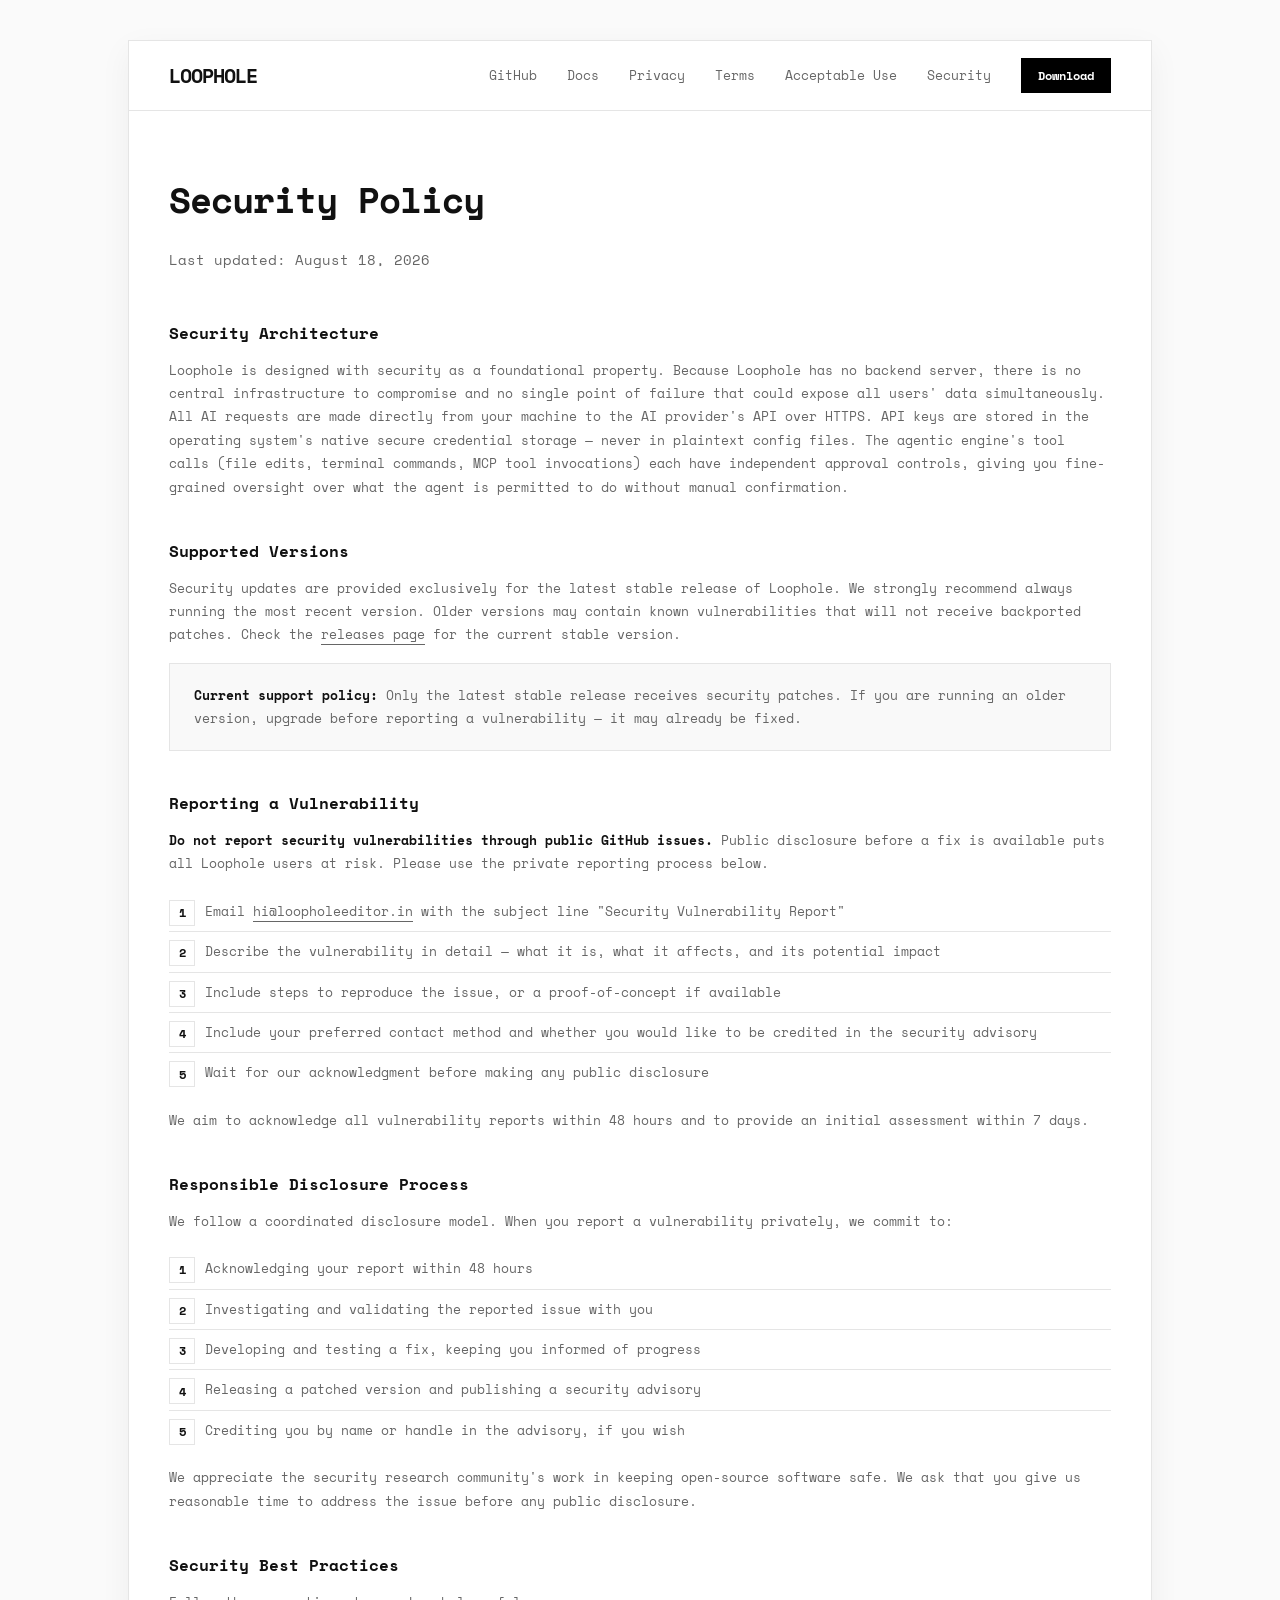
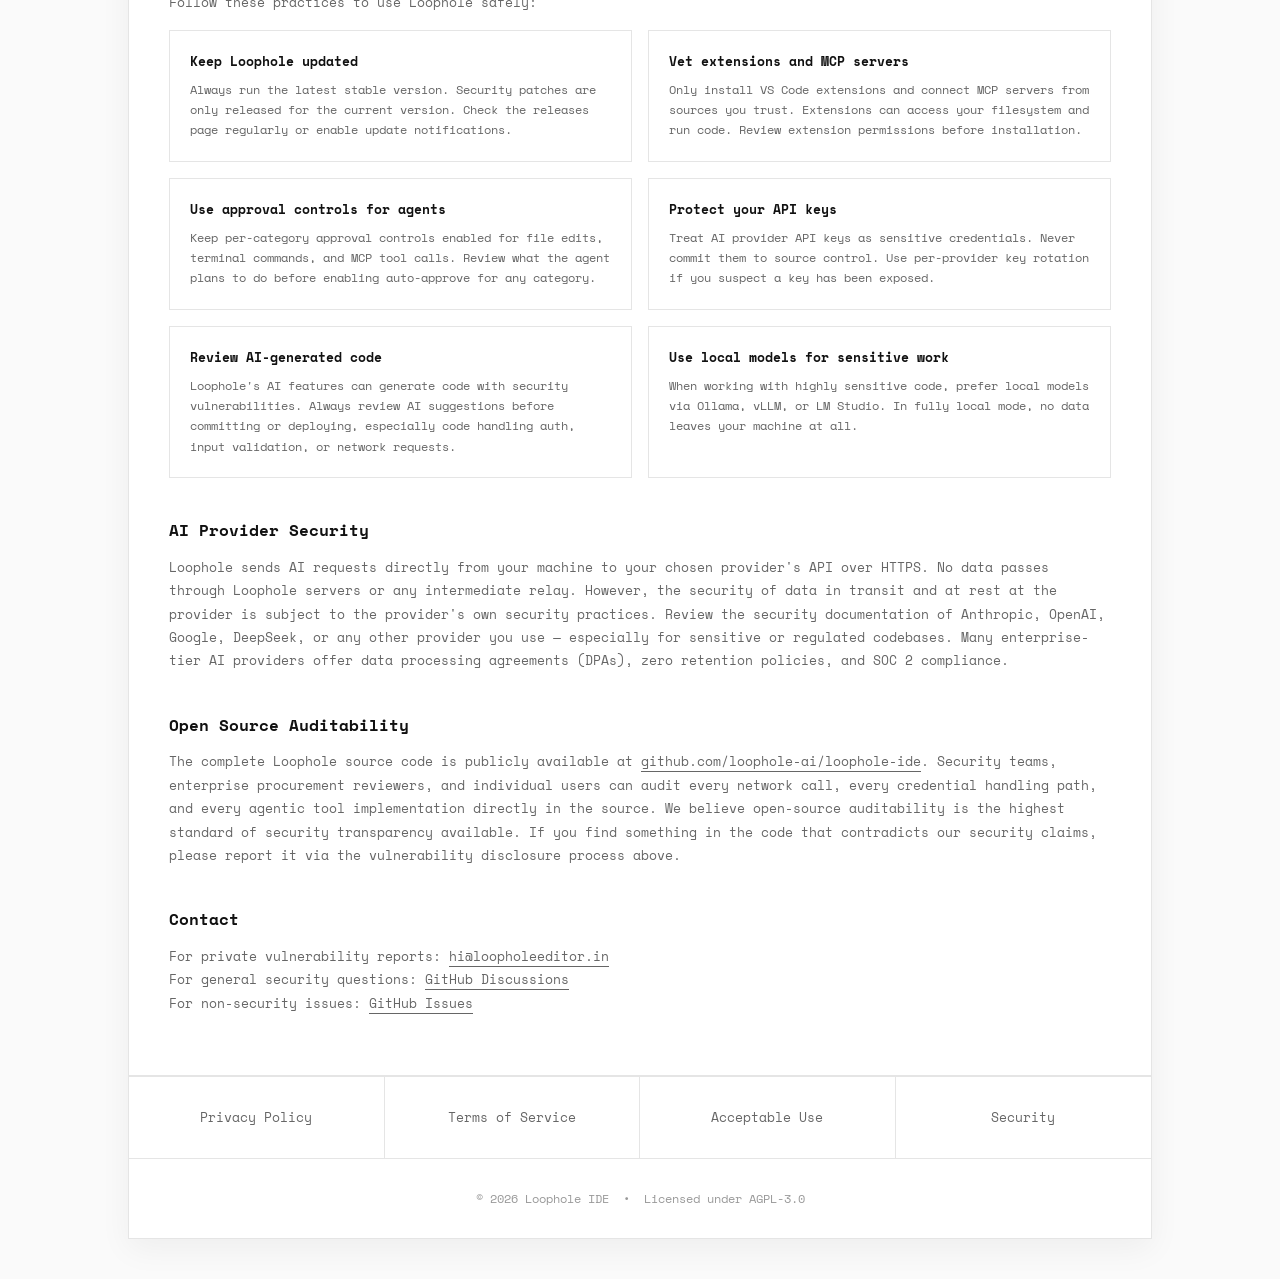
<file: footer/security.html>
<!DOCTYPE html>
<html lang="en">
<head>
    <meta charset="UTF-8">
    <meta name="viewport" content="width=device-width, initial-scale=1.0">
    <title>Security Policy - Loophole</title>
    <meta name="description" content="Security policy, vulnerability reporting, and best practices for Loophole IDE.">
    <link rel="preconnect" href="https://fonts.googleapis.com">
    <link rel="preconnect" href="https://fonts.gstatic.com" crossorigin>
    <link href="https://fonts.googleapis.com/css2?family=Space+Mono:ital,wght@0,400;0,700;1,400&display=swap" rel="stylesheet">
    <style>
        :root {
            --bg-body: #fafafa;
            --bg-container: #ffffff;
            --text-main: #111111;
            --text-muted: #666666;
            --border-color: #e5e5e5;
            --accent-black: #000000;
            --font-stack: 'Space Mono', monospace;
            --container-width: 1024px;
        }
        * { box-sizing: border-box; margin: 0; padding: 0; }
        body {
            font-family: var(--font-stack);
            background-color: var(--bg-body);
            color: var(--text-main);
            line-height: 1.6;
            font-size: 14px;
            min-height: 100vh;
            display: flex;
            justify-content: center;
            padding: 40px 20px;
        }
        .site-container {
            background-color: var(--bg-container);
            width: 100%;
            max-width: var(--container-width);
            border: 1px solid var(--border-color);
            box-shadow: 0 10px 30px rgba(0,0,0,0.05);
            display: flex;
            flex-direction: column;
        }
        a { text-decoration: none; color: inherit; cursor: pointer; }
        .flex { display: flex; }
        .items-center { align-items: center; }
        .section-box { border-bottom: 1px solid var(--border-color); width: 100%; padding: 60px 40px; }
        .btn {
            padding: 12px 24px;
            border: 1px solid var(--accent-black);
            font-family: var(--font-stack);
            cursor: pointer;
            transition: all 0.2s;
            font-size: 13px;
            font-weight: 700;
            display: inline-flex;
            align-items: center;
            gap: 10px;
        }
        .btn-black { background: var(--accent-black); color: white; }
        .btn-black:hover { background: #333; }
        nav {
            width: 100%;
            height: 70px;
            border-bottom: 1px solid var(--border-color);
            padding: 0 40px;
            display: flex;
            align-items: center;
            justify-content: space-between;
            background: #fff;
        }
        .logo { font-weight: 700; font-size: 20px; letter-spacing: -1px; }
        .nav-links { gap: 30px; font-size: 13px; color: var(--text-muted); }
        .nav-links a:hover { color: var(--text-main); }
        .feature-strong { color: var(--text-main); font-weight: 700; }
        .policy-block { margin-bottom: 40px; }
        .policy-block:last-child { margin-bottom: 0; }
        .callout {
            border: 1px solid var(--border-color);
            background: #f9f9f9;
            padding: 20px 24px;
            margin-top: 16px;
            font-size: 13px;
            color: var(--text-muted);
            line-height: 1.8;
        }
        .callout strong { color: var(--text-main); }
        .step-list { margin-top: 12px; padding-left: 0; list-style: none; counter-reset: steps; }
        .step-list li {
            counter-increment: steps;
            color: var(--text-muted);
            font-size: 13px;
            line-height: 1.8;
            padding: 8px 0 8px 36px;
            position: relative;
            border-bottom: 1px solid var(--border-color);
        }
        .step-list li:last-child { border-bottom: none; }
        .step-list li::before {
            content: counter(steps);
            position: absolute;
            left: 0;
            top: 8px;
            font-weight: 700;
            color: var(--text-main);
            font-size: 12px;
            width: 24px;
            height: 24px;
            border: 1px solid var(--border-color);
            display: flex;
            align-items: center;
            justify-content: center;
        }
        .best-practices-grid {
            display: grid;
            grid-template-columns: 1fr 1fr;
            gap: 16px;
            margin-top: 16px;
        }
        .practice-card {
            border: 1px solid var(--border-color);
            padding: 20px;
        }
        .practice-card .title { font-weight: 700; font-size: 13px; margin-bottom: 8px; }
        .practice-card p { font-size: 12px; color: var(--text-muted); line-height: 1.7; }
        footer { width: 100%; display: grid; grid-template-columns: repeat(4, 1fr); }
        .footer-col { border-right: 1px solid var(--border-color); padding: 30px 40px; text-align: center; font-size: 13px; color: var(--text-muted); border-top: 1px solid var(--border-color); }
        .footer-col:last-child { border-right: none; }
        .footer-col a:hover { color: var(--text-main); }
        .legal { width: 100%; padding: 30px; text-align: center; font-size: 12px; color: #999; border-top: 1px solid var(--border-color); }
        @media (max-width: 768px) {
            .nav-links { display: none; }
            footer { grid-template-columns: 1fr; }
            .footer-col { border-right: none; }
            .section-box { padding: 40px 24px; }
            .best-practices-grid { grid-template-columns: 1fr; }
        }
    </style>
</head>
<body>
    <div class="site-container">

        <nav>
            <a href="../index.html" class="logo">LOOPHOLE</a>
            <div class="flex items-center">
                <div class="nav-links flex items-center" style="margin-right: 30px;">
                    <a href="https://github.com/loophole-ai/loophole-ide/releases">GitHub</a>
                    <a href="https://github.com/loophole-ai/loophole-ide/wiki">Docs</a>
                    <a href="privacy.html">Privacy</a>
                    <a href="terms.html">Terms</a>
                    <a href="acceptable-use.html">Acceptable Use</a>
                    <a href="security.html">Security</a>
                </div>
                <a href="https://github.com/loophole-ai/loophole-ide/releases"><button class="btn btn-black" style="padding: 8px 16px; font-size: 12px;">Download</button></a>
            </div>
        </nav>

        <section class="section-box">
            <h1 style="font-size: 36px; margin-bottom: 20px; letter-spacing: -1px;">Security Policy</h1>
            <p style="color: var(--text-muted); margin-bottom: 50px;">Last updated: August 18, 2026</p>

            <div class="policy-block">
                <div class="feature-strong" style="margin-bottom: 12px; font-size: 16px;">Security Architecture</div>
                <p style="color: var(--text-muted); font-size: 13px; line-height: 1.8;">
                    Loophole is designed with security as a foundational property. Because Loophole has no backend server, there is no central infrastructure to compromise and no single point of failure that could expose all users' data simultaneously. All AI requests are made directly from your machine to the AI provider's API over HTTPS. API keys are stored in the operating system's native secure credential storage — never in plaintext config files. The agentic engine's tool calls (file edits, terminal commands, MCP tool invocations) each have independent approval controls, giving you fine-grained oversight over what the agent is permitted to do without manual confirmation.
                </p>
            </div>

            <div class="policy-block">
                <div class="feature-strong" style="margin-bottom: 12px; font-size: 16px;">Supported Versions</div>
                <p style="color: var(--text-muted); font-size: 13px; line-height: 1.8;">
                    Security updates are provided exclusively for the latest stable release of Loophole. We strongly recommend always running the most recent version. Older versions may contain known vulnerabilities that will not receive backported patches. Check the <a href="https://github.com/loophole-ai/loophole-ide/releases" style="border-bottom: 1px solid var(--text-muted);">releases page</a> for the current stable version.
                </p>
                <div class="callout">
                    <strong>Current support policy:</strong> Only the latest stable release receives security patches. If you are running an older version, upgrade before reporting a vulnerability — it may already be fixed.
                </div>
            </div>

            <div class="policy-block">
                <div class="feature-strong" style="margin-bottom: 12px; font-size: 16px;">Reporting a Vulnerability</div>
                <p style="color: var(--text-muted); font-size: 13px; line-height: 1.8;">
                    <strong style="color: var(--text-main);">Do not report security vulnerabilities through public GitHub issues.</strong> Public disclosure before a fix is available puts all Loophole users at risk. Please use the private reporting process below.
                </p>
                <ol class="step-list" style="margin-top: 16px;">
                    <li>Email <a href="mailto:hi@loopholeeditor.in" style="border-bottom: 1px solid var(--text-muted);">hi@loopholeeditor.in</a> with the subject line "Security Vulnerability Report"</li>
                    <li>Describe the vulnerability in detail — what it is, what it affects, and its potential impact</li>
                    <li>Include steps to reproduce the issue, or a proof-of-concept if available</li>
                    <li>Include your preferred contact method and whether you would like to be credited in the security advisory</li>
                    <li>Wait for our acknowledgment before making any public disclosure</li>
                </ol>
                <p style="color: var(--text-muted); font-size: 13px; line-height: 1.8; margin-top: 16px;">
                    We aim to acknowledge all vulnerability reports within 48 hours and to provide an initial assessment within 7 days.
                </p>
            </div>

            <div class="policy-block">
                <div class="feature-strong" style="margin-bottom: 12px; font-size: 16px;">Responsible Disclosure Process</div>
                <p style="color: var(--text-muted); font-size: 13px; line-height: 1.8;">
                    We follow a coordinated disclosure model. When you report a vulnerability privately, we commit to:
                </p>
                <ol class="step-list" style="margin-top: 16px;">
                    <li>Acknowledging your report within 48 hours</li>
                    <li>Investigating and validating the reported issue with you</li>
                    <li>Developing and testing a fix, keeping you informed of progress</li>
                    <li>Releasing a patched version and publishing a security advisory</li>
                    <li>Crediting you by name or handle in the advisory, if you wish</li>
                </ol>
                <p style="color: var(--text-muted); font-size: 13px; line-height: 1.8; margin-top: 16px;">
                    We appreciate the security research community's work in keeping open-source software safe. We ask that you give us reasonable time to address the issue before any public disclosure.
                </p>
            </div>

            <div class="policy-block">
                <div class="feature-strong" style="margin-bottom: 12px; font-size: 16px;">Security Best Practices</div>
                <p style="color: var(--text-muted); font-size: 13px; line-height: 1.8; margin-bottom: 16px;">Follow these practices to use Loophole safely:</p>
                <div class="best-practices-grid">
                    <div class="practice-card">
                        <div class="title">Keep Loophole updated</div>
                        <p>Always run the latest stable version. Security patches are only released for the current version. Check the releases page regularly or enable update notifications.</p>
                    </div>
                    <div class="practice-card">
                        <div class="title">Vet extensions and MCP servers</div>
                        <p>Only install VS Code extensions and connect MCP servers from sources you trust. Extensions can access your filesystem and run code. Review extension permissions before installation.</p>
                    </div>
                    <div class="practice-card">
                        <div class="title">Use approval controls for agents</div>
                        <p>Keep per-category approval controls enabled for file edits, terminal commands, and MCP tool calls. Review what the agent plans to do before enabling auto-approve for any category.</p>
                    </div>
                    <div class="practice-card">
                        <div class="title">Protect your API keys</div>
                        <p>Treat AI provider API keys as sensitive credentials. Never commit them to source control. Use per-provider key rotation if you suspect a key has been exposed.</p>
                    </div>
                    <div class="practice-card">
                        <div class="title">Review AI-generated code</div>
                        <p>Loophole's AI features can generate code with security vulnerabilities. Always review AI suggestions before committing or deploying, especially code handling auth, input validation, or network requests.</p>
                    </div>
                    <div class="practice-card">
                        <div class="title">Use local models for sensitive work</div>
                        <p>When working with highly sensitive code, prefer local models via Ollama, vLLM, or LM Studio. In fully local mode, no data leaves your machine at all.</p>
                    </div>
                </div>
            </div>

            <div class="policy-block">
                <div class="feature-strong" style="margin-bottom: 12px; font-size: 16px;">AI Provider Security</div>
                <p style="color: var(--text-muted); font-size: 13px; line-height: 1.8;">
                    Loophole sends AI requests directly from your machine to your chosen provider's API over HTTPS. No data passes through Loophole servers or any intermediate relay. However, the security of data in transit and at rest at the provider is subject to the provider's own security practices. Review the security documentation of Anthropic, OpenAI, Google, DeepSeek, or any other provider you use — especially for sensitive or regulated codebases. Many enterprise-tier AI providers offer data processing agreements (DPAs), zero retention policies, and SOC 2 compliance.
                </p>
            </div>

            <div class="policy-block">
                <div class="feature-strong" style="margin-bottom: 12px; font-size: 16px;">Open Source Auditability</div>
                <p style="color: var(--text-muted); font-size: 13px; line-height: 1.8;">
                    The complete Loophole source code is publicly available at <a href="https://github.com/loophole-ai/loophole-ide/releases" style="border-bottom: 1px solid var(--text-muted);">github.com/loophole-ai/loophole-ide</a>. Security teams, enterprise procurement reviewers, and individual users can audit every network call, every credential handling path, and every agentic tool implementation directly in the source. We believe open-source auditability is the highest standard of security transparency available. If you find something in the code that contradicts our security claims, please report it via the vulnerability disclosure process above.
                </p>
            </div>

            <div class="policy-block">
                <div class="feature-strong" style="margin-bottom: 12px; font-size: 16px;">Contact</div>
                <p style="color: var(--text-muted); font-size: 13px; line-height: 1.8;">
                    For private vulnerability reports: <a href="mailto:hi@loopholeeditor.in" style="border-bottom: 1px solid var(--text-muted);">hi@loopholeeditor.in</a><br>
                    For general security questions: <a href="https://github.com/loophole-ai/loophole-ide/discussions" style="border-bottom: 1px solid var(--text-muted);">GitHub Discussions</a><br>
                    For non-security issues: <a href="https://github.com/loophole-ai/loophole-ide/issues/new" style="border-bottom: 1px solid var(--text-muted);">GitHub Issues</a>
                </p>
            </div>
        </section>

        <footer>
            <div class="footer-col"><a href="privacy.html">Privacy Policy</a></div>
            <div class="footer-col"><a href="terms.html">Terms of Service</a></div>
            <div class="footer-col"><a href="acceptable-use.html">Acceptable Use</a></div>
            <div class="footer-col"><a href="security.html">Security</a></div>
        </footer>
        <div class="legal">
            &copy; 2026 Loophole IDE &nbsp;•&nbsp; Licensed under AGPL-3.0
        </div>

    </div>
</body>
</html>
</file>
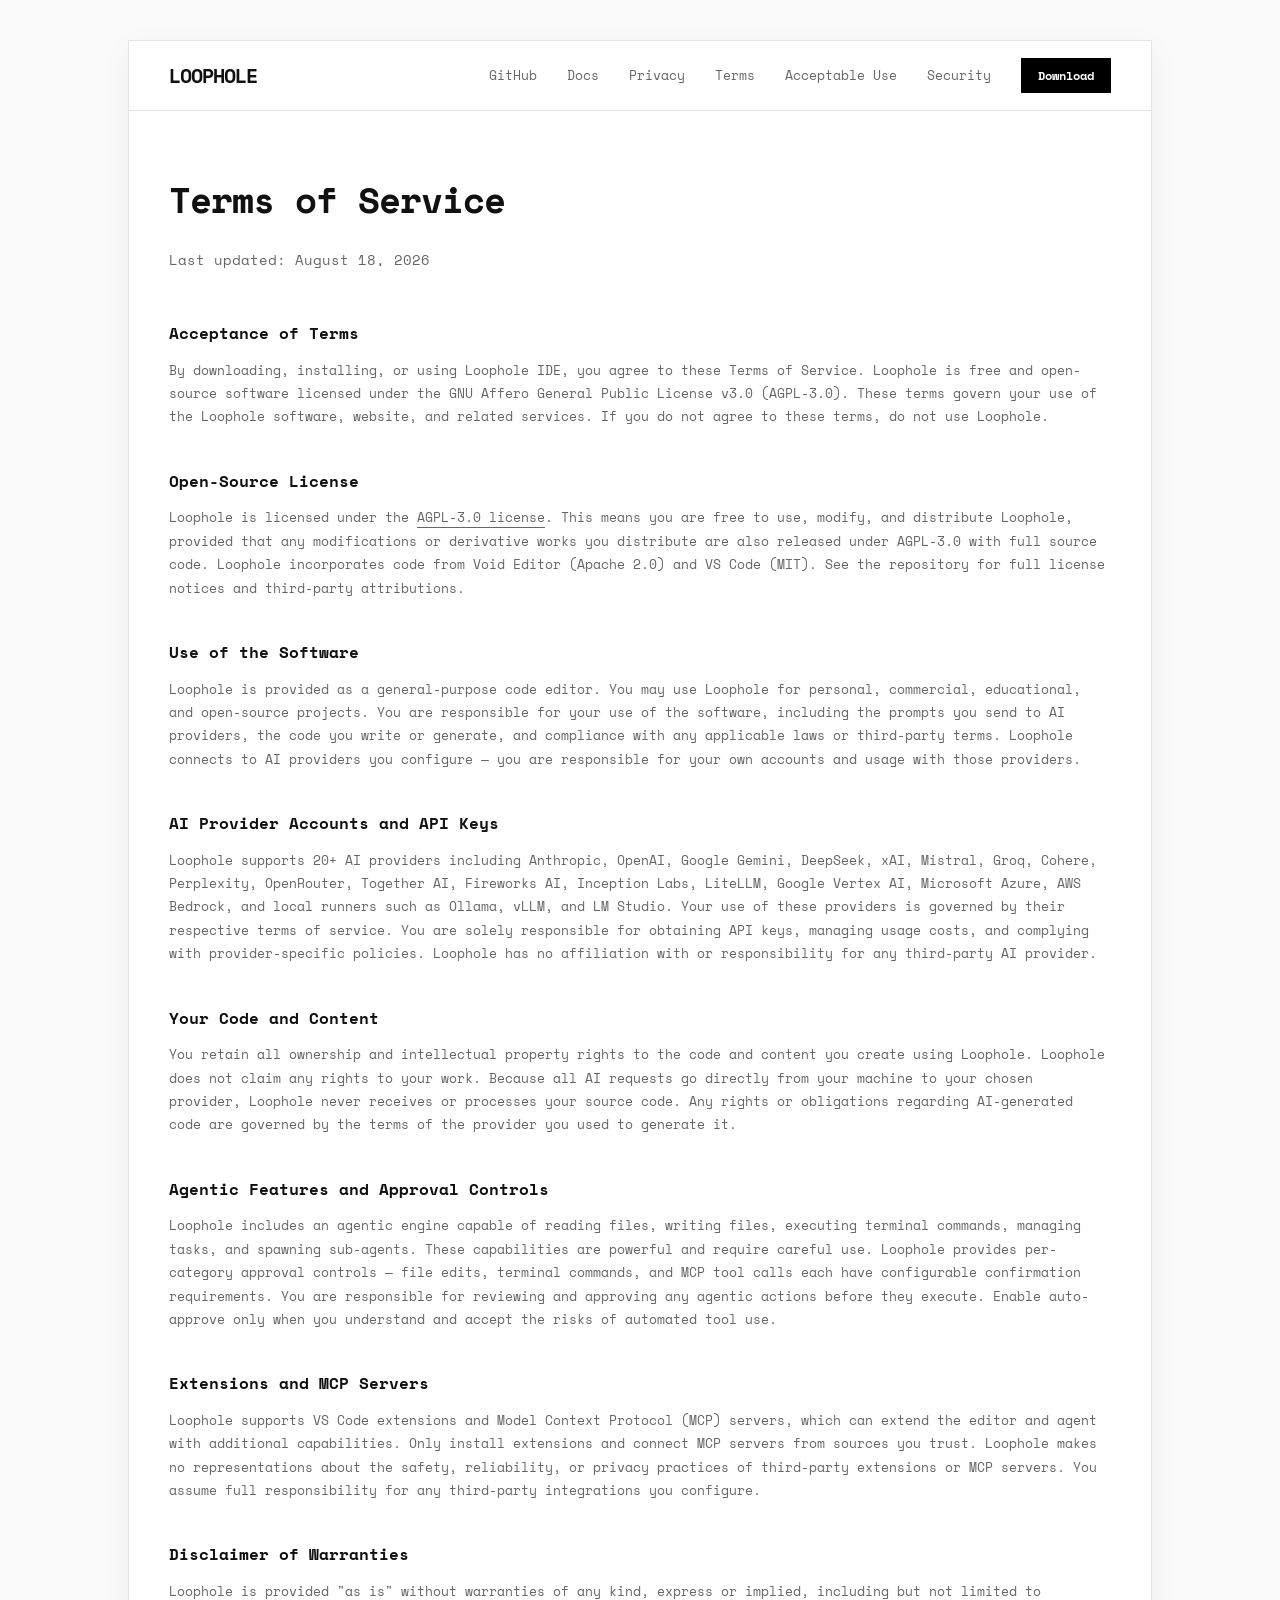
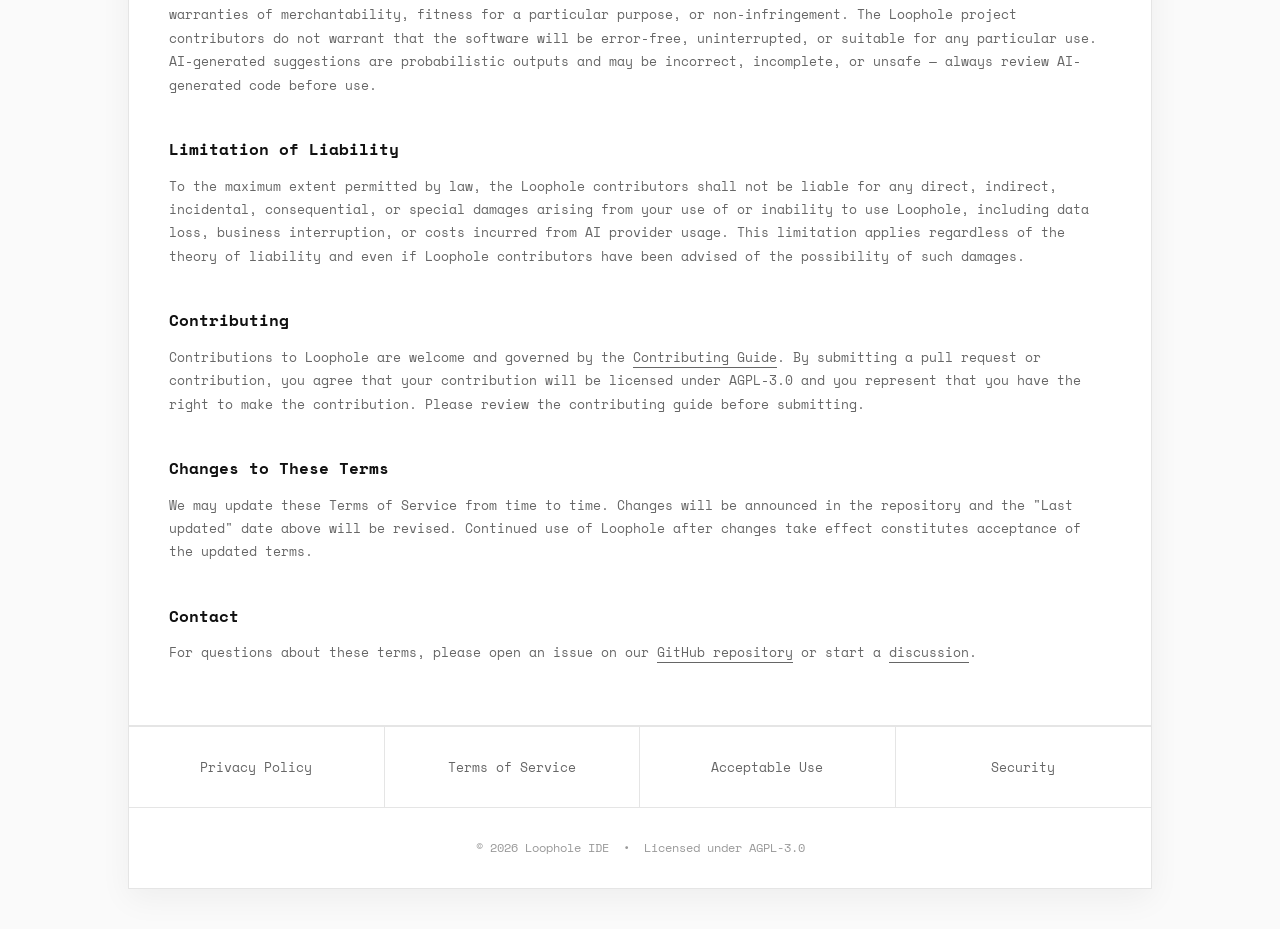
<file: footer/terms.html>
<!DOCTYPE html>
<html lang="en">
<head>
    <meta charset="UTF-8">
    <meta name="viewport" content="width=device-width, initial-scale=1.0">
    <title>Terms of Service - Loophole</title>
    <meta name="description" content="Terms of Service for Loophole IDE — the open-source AI code editor.">
    <link rel="preconnect" href="https://fonts.googleapis.com">
    <link rel="preconnect" href="https://fonts.gstatic.com" crossorigin>
    <link href="https://fonts.googleapis.com/css2?family=Space+Mono:ital,wght@0,400;0,700;1,400&display=swap" rel="stylesheet">
    <style>
        :root {
            --bg-body: #fafafa;
            --bg-container: #ffffff;
            --text-main: #111111;
            --text-muted: #666666;
            --border-color: #e5e5e5;
            --accent-black: #000000;
            --font-stack: 'Space Mono', monospace;
            --container-width: 1024px;
        }
        * { box-sizing: border-box; margin: 0; padding: 0; }
        body {
            font-family: var(--font-stack);
            background-color: var(--bg-body);
            color: var(--text-main);
            line-height: 1.6;
            font-size: 14px;
            min-height: 100vh;
            display: flex;
            justify-content: center;
            padding: 40px 20px;
        }
        .site-container {
            background-color: var(--bg-container);
            width: 100%;
            max-width: var(--container-width);
            border: 1px solid var(--border-color);
            box-shadow: 0 10px 30px rgba(0,0,0,0.05);
            display: flex;
            flex-direction: column;
        }
        a { text-decoration: none; color: inherit; cursor: pointer; }
        .flex { display: flex; }
        .items-center { align-items: center; }
        .section-box { border-bottom: 1px solid var(--border-color); width: 100%; padding: 60px 40px; }
        .btn {
            padding: 12px 24px;
            border: 1px solid var(--accent-black);
            font-family: var(--font-stack);
            cursor: pointer;
            transition: all 0.2s;
            font-size: 13px;
            font-weight: 700;
            display: inline-flex;
            align-items: center;
            gap: 10px;
        }
        .btn-black { background: var(--accent-black); color: white; }
        .btn-black:hover { background: #333; }
        nav {
            width: 100%;
            height: 70px;
            border-bottom: 1px solid var(--border-color);
            padding: 0 40px;
            display: flex;
            align-items: center;
            justify-content: space-between;
            background: #fff;
        }
        .logo { font-weight: 700; font-size: 20px; letter-spacing: -1px; }
        .nav-links { gap: 30px; font-size: 13px; color: var(--text-muted); }
        .nav-links a:hover { color: var(--text-main); }
        .feature-strong { color: var(--text-main); font-weight: 700; }
        .policy-block { margin-bottom: 40px; }
        .policy-block:last-child { margin-bottom: 0; }
        footer { width: 100%; display: grid; grid-template-columns: repeat(4, 1fr); }
        .footer-col { border-right: 1px solid var(--border-color); padding: 30px 40px; text-align: center; font-size: 13px; color: var(--text-muted); border-top: 1px solid var(--border-color); }
        .footer-col:last-child { border-right: none; }
        .footer-col a:hover { color: var(--text-main); }
        .legal { width: 100%; padding: 30px; text-align: center; font-size: 12px; color: #999; border-top: 1px solid var(--border-color); }
        @media (max-width: 768px) {
            .nav-links { display: none; }
            footer { grid-template-columns: 1fr; }
            .footer-col { border-right: none; }
            .section-box { padding: 40px 24px; }
        }
    </style>
</head>
<body>
    <div class="site-container">

        <nav>
            <a href="../index.html" class="logo">LOOPHOLE</a>
            <div class="flex items-center">
                <div class="nav-links flex items-center" style="margin-right: 30px;">
                    <a href="https://github.com/loophole-ai/loophole-ide/releases">GitHub</a>
                    <a href="https://github.com/loophole-ai/loophole-ide/wiki">Docs</a>
                    <a href="privacy.html">Privacy</a>
                    <a href="terms.html">Terms</a>
                    <a href="acceptable-use.html">Acceptable Use</a>
                    <a href="security.html">Security</a>
                </div>
                <a href="https://github.com/loophole-ai/loophole-ide/releases"><button class="btn btn-black" style="padding: 8px 16px; font-size: 12px;">Download</button></a>
            </div>
        </nav>

        <section class="section-box">
            <h1 style="font-size: 36px; margin-bottom: 20px; letter-spacing: -1px;">Terms of Service</h1>
            <p style="color: var(--text-muted); margin-bottom: 50px;">Last updated: August 18, 2026</p>

            <div class="policy-block">
                <div class="feature-strong" style="margin-bottom: 12px; font-size: 16px;">Acceptance of Terms</div>
                <p style="color: var(--text-muted); font-size: 13px; line-height: 1.8;">
                    By downloading, installing, or using Loophole IDE, you agree to these Terms of Service. Loophole is free and open-source software licensed under the GNU Affero General Public License v3.0 (AGPL-3.0). These terms govern your use of the Loophole software, website, and related services. If you do not agree to these terms, do not use Loophole.
                </p>
            </div>

            <div class="policy-block">
                <div class="feature-strong" style="margin-bottom: 12px; font-size: 16px;">Open-Source License</div>
                <p style="color: var(--text-muted); font-size: 13px; line-height: 1.8;">
                    Loophole is licensed under the <a href="https://github.com/loophole-ai/loophole-ide/blob/main/LICENSE.txt" style="border-bottom: 1px solid var(--text-muted);">AGPL-3.0 license</a>. This means you are free to use, modify, and distribute Loophole, provided that any modifications or derivative works you distribute are also released under AGPL-3.0 with full source code. Loophole incorporates code from Void Editor (Apache 2.0) and VS Code (MIT). See the repository for full license notices and third-party attributions.
                </p>
            </div>

            <div class="policy-block">
                <div class="feature-strong" style="margin-bottom: 12px; font-size: 16px;">Use of the Software</div>
                <p style="color: var(--text-muted); font-size: 13px; line-height: 1.8;">
                    Loophole is provided as a general-purpose code editor. You may use Loophole for personal, commercial, educational, and open-source projects. You are responsible for your use of the software, including the prompts you send to AI providers, the code you write or generate, and compliance with any applicable laws or third-party terms. Loophole connects to AI providers you configure — you are responsible for your own accounts and usage with those providers.
                </p>
            </div>

            <div class="policy-block">
                <div class="feature-strong" style="margin-bottom: 12px; font-size: 16px;">AI Provider Accounts and API Keys</div>
                <p style="color: var(--text-muted); font-size: 13px; line-height: 1.8;">
                    Loophole supports 20+ AI providers including Anthropic, OpenAI, Google Gemini, DeepSeek, xAI, Mistral, Groq, Cohere, Perplexity, OpenRouter, Together AI, Fireworks AI, Inception Labs, LiteLLM, Google Vertex AI, Microsoft Azure, AWS Bedrock, and local runners such as Ollama, vLLM, and LM Studio. Your use of these providers is governed by their respective terms of service. You are solely responsible for obtaining API keys, managing usage costs, and complying with provider-specific policies. Loophole has no affiliation with or responsibility for any third-party AI provider.
                </p>
            </div>

            <div class="policy-block">
                <div class="feature-strong" style="margin-bottom: 12px; font-size: 16px;">Your Code and Content</div>
                <p style="color: var(--text-muted); font-size: 13px; line-height: 1.8;">
                    You retain all ownership and intellectual property rights to the code and content you create using Loophole. Loophole does not claim any rights to your work. Because all AI requests go directly from your machine to your chosen provider, Loophole never receives or processes your source code. Any rights or obligations regarding AI-generated code are governed by the terms of the provider you used to generate it.
                </p>
            </div>

            <div class="policy-block">
                <div class="feature-strong" style="margin-bottom: 12px; font-size: 16px;">Agentic Features and Approval Controls</div>
                <p style="color: var(--text-muted); font-size: 13px; line-height: 1.8;">
                    Loophole includes an agentic engine capable of reading files, writing files, executing terminal commands, managing tasks, and spawning sub-agents. These capabilities are powerful and require careful use. Loophole provides per-category approval controls — file edits, terminal commands, and MCP tool calls each have configurable confirmation requirements. You are responsible for reviewing and approving any agentic actions before they execute. Enable auto-approve only when you understand and accept the risks of automated tool use.
                </p>
            </div>

            <div class="policy-block">
                <div class="feature-strong" style="margin-bottom: 12px; font-size: 16px;">Extensions and MCP Servers</div>
                <p style="color: var(--text-muted); font-size: 13px; line-height: 1.8;">
                    Loophole supports VS Code extensions and Model Context Protocol (MCP) servers, which can extend the editor and agent with additional capabilities. Only install extensions and connect MCP servers from sources you trust. Loophole makes no representations about the safety, reliability, or privacy practices of third-party extensions or MCP servers. You assume full responsibility for any third-party integrations you configure.
                </p>
            </div>

            <div class="policy-block">
                <div class="feature-strong" style="margin-bottom: 12px; font-size: 16px;">Disclaimer of Warranties</div>
                <p style="color: var(--text-muted); font-size: 13px; line-height: 1.8;">
                    Loophole is provided "as is" without warranties of any kind, express or implied, including but not limited to warranties of merchantability, fitness for a particular purpose, or non-infringement. The Loophole project contributors do not warrant that the software will be error-free, uninterrupted, or suitable for any particular use. AI-generated suggestions are probabilistic outputs and may be incorrect, incomplete, or unsafe — always review AI-generated code before use.
                </p>
            </div>

            <div class="policy-block">
                <div class="feature-strong" style="margin-bottom: 12px; font-size: 16px;">Limitation of Liability</div>
                <p style="color: var(--text-muted); font-size: 13px; line-height: 1.8;">
                    To the maximum extent permitted by law, the Loophole contributors shall not be liable for any direct, indirect, incidental, consequential, or special damages arising from your use of or inability to use Loophole, including data loss, business interruption, or costs incurred from AI provider usage. This limitation applies regardless of the theory of liability and even if Loophole contributors have been advised of the possibility of such damages.
                </p>
            </div>

            <div class="policy-block">
                <div class="feature-strong" style="margin-bottom: 12px; font-size: 16px;">Contributing</div>
                <p style="color: var(--text-muted); font-size: 13px; line-height: 1.8;">
                    Contributions to Loophole are welcome and governed by the <a href="https://github.com/loophole-ai/loophole-ide/blob/main/HOW_TO_CONTRIBUTE.md" style="border-bottom: 1px solid var(--text-muted);">Contributing Guide</a>. By submitting a pull request or contribution, you agree that your contribution will be licensed under AGPL-3.0 and you represent that you have the right to make the contribution. Please review the contributing guide before submitting.
                </p>
            </div>

            <div class="policy-block">
                <div class="feature-strong" style="margin-bottom: 12px; font-size: 16px;">Changes to These Terms</div>
                <p style="color: var(--text-muted); font-size: 13px; line-height: 1.8;">
                    We may update these Terms of Service from time to time. Changes will be announced in the repository and the "Last updated" date above will be revised. Continued use of Loophole after changes take effect constitutes acceptance of the updated terms.
                </p>
            </div>

            <div class="policy-block">
                <div class="feature-strong" style="margin-bottom: 12px; font-size: 16px;">Contact</div>
                <p style="color: var(--text-muted); font-size: 13px; line-height: 1.8;">
                    For questions about these terms, please open an issue on our <a href="https://github.com/loophole-ai/loophole-ide/issues/new" style="border-bottom: 1px solid var(--text-muted);">GitHub repository</a> or start a <a href="https://github.com/loophole-ai/loophole-ide/discussions" style="border-bottom: 1px solid var(--text-muted);">discussion</a>.
                </p>
            </div>
        </section>

        <footer>
            <div class="footer-col"><a href="privacy.html">Privacy Policy</a></div>
            <div class="footer-col"><a href="terms.html">Terms of Service</a></div>
            <div class="footer-col"><a href="acceptable-use.html">Acceptable Use</a></div>
            <div class="footer-col"><a href="security.html">Security</a></div>
        </footer>
        <div class="legal">
            &copy; 2026 Loophole IDE &nbsp;•&nbsp; Licensed under AGPL-3.0
        </div>

    </div>
</body>
</html>
</file>
<file: css/global.css>
:root {
  --black: #e5e6e5;
  --nav-bg: #eeeeee;
  --nav-text: #454354;
  --nav-text-hover: #111118;
  --nav-btn-dark: #3e3c4d;
  --nav-btn-dark-hover: #2e2c3b;
  --nav-btn-accent: #00f098;
  --nav-btn-accent-hover: #03dc8b;
  --announce-bg: #00f098;
  --line: rgba(0, 0, 0, 0.12);
  --white: #111118;
  --mid: #555364;
}

/* Custom font imports */
@font-face {
  font-family: 'Loophole Light';
  src: url('../fonts/light.otf') format('opentype');
  font-weight: 300;
  font-style: normal;
  font-display: swap;
}

@font-face {
  font-family: 'Loophole Medium';
  src: url('../fonts/medium.otf') format('opentype');
  font-weight: 500;
  font-style: normal;
  font-display: swap;
}

@font-face {
  font-family: 'Loophole Bold';
  src: url('../fonts/bold.otf') format('opentype');
  font-weight: 700;
  font-style: normal;
  font-display: swap;
}

* { margin: 0; padding: 0; box-sizing: border-box; }

html, body {
  background: var(--black);
  color: var(--white);
  font-family: 'Loophole Light', sans-serif;
  overflow-x: hidden;
}

body { min-height: 100vh; }

.grain {
  position: absolute;
  inset: 0;
  pointer-events: none;
  opacity: 0.18;
  mix-blend-mode: overlay;
  background-image: url("data:image/svg+xml,%3Csvg xmlns='http://www.w3.org/2000/svg' width='140' height='140'%3E%3Cfilter id='n'%3E%3CfeTurbulence type='fractalNoise' baseFrequency='0.9' numOctaves='2' stitchTiles='stitch'/%3E%3C/filter%3E%3Crect width='100%25' height='100%25' filter='url(%23n)'/%3E%3C/svg%3E");
}

header { position: relative; }

nav {
  position: relative;
  background: #1b1b1b;
  display: flex;
  align-items: center;
  justify-content: space-between;
  padding: 0 24px;
  height: 64px;
  border-bottom: 1px solid rgba(255, 255, 255, 0.1);
}

.brand {
  display: flex;
  align-items: center;
  gap: 10px;
  font-family: 'Loophole Bold', sans-serif;
  font-weight: 700;
  font-size: 22px;
  color: #ffffff;
  letter-spacing: -0.01em;
  padding-right: 24px;
  height: 100%;
  position: relative;
}

.brand::after {
  content: '';
  position: absolute;
  top: 0;
  bottom: 0;
  right: 0;
  width: 1px;
  background: rgba(255, 255, 255, 0.1);
}

.brand .mark {
  width: 32px;
  height: 32px;
  display: inline-flex;
  align-items: center;
  justify-content: center;
}
.brand .mark svg,
.brand .mark img { display: block; width: 30px; height: 30px; }

.footer-brand .mark svg,
.footer-brand .mark img { display: block; width: 26px; height: 26px; filter: invert(1); }

.divider {
  width: 1px;
  height: 64px;
  background: rgba(0, 0, 0, 0.08);
}

.nav-links {
  display: flex;
  align-items: center;
  gap: 28px;
  list-style: none;
  flex: 1;
  justify-content: flex-end;
  padding-right: 28px;
}

.nav-links a {
  display: inline-flex;
  align-items: center;
  gap: 6px;
  color: #ffffff;
  text-decoration: none;
  font-size: 12.5px;
  font-weight: 600;
  letter-spacing: 0.06em;
  text-transform: uppercase;
  font-family: 'Loophole Medium', sans-serif;
  transition: color 0.18s ease;
}

.nav-links a:hover {
  color: rgba(255, 255, 255, 0.7);
}

.nav-links a svg {
  stroke-width: 1.8px;
  opacity: 0.85;
}

.nav-links a .chevron {
  margin-left: -2px;
  opacity: 0.65;
}

.nav-right {
  display: flex;
  align-items: center;
  gap: 12px;
  height: 100%;
  padding-left: 12px;
}

.cta-group {
  display: inline-flex;
  align-items: center;
  height: 64px;
  position: relative;
  padding: 0 16px;
}

.cta-group::before,
.cta-group::after {
  content: '';
  position: absolute;
  top: 0;
  bottom: 0;
  width: 1px;
  background: rgba(255, 255, 255, 0.1);
}

.cta-group::before {
  left: 0;
}

.cta-group::after {
  right: 0;
}

.btn-contact {
  font-family: 'Loophole Medium', sans-serif;
  font-weight: 600;
  font-size: 13.5px;
  color: #ffffff;
  background: var(--nav-btn-dark);
  text-decoration: none;
  padding: 10px 24px 10px 26px;
  height: 38px;
  display: inline-flex;
  align-items: center;
  justify-content: center;
  clip-path: polygon(14px 0, 100% 0, calc(100% - 14px) 100%, 0 100%);
  margin-right: -4px;
  transition: background-color 0.2s ease;
  z-index: 1;
}

.btn-contact:hover {
  background: var(--nav-btn-dark-hover);
}

.btn-signup {
  font-family: 'Loophole Medium', sans-serif;
  font-weight: 600;
  font-size: 12.5px;
  color: #ffffff;
  background: transparent;
  text-decoration: none;
  padding: 0;
  height: auto;
  display: inline-flex;
  align-items: center;
  justify-content: center;
  letter-spacing: 0.06em;
  text-transform: uppercase;
  transition: color 0.18s ease;
}

.btn-signup:hover {
  color: rgba(255, 255, 255, 0.7);
}

.hamburger {
  display: flex;
  flex-direction: column;
  gap: 4px;
  cursor: pointer;
  background: none;
  border: none;
  padding: 8px;
  margin-left: 12px;
}

.hamburger span {
  display: block;
  width: 22px;
  height: 2px;
  background: #ffffff;
  transition: transform 0.25s ease, opacity 0.15s ease;
}

.hamburger.active span:nth-child(1) { transform: translateY(6px) rotate(45deg); }
.hamburger.active span:nth-child(2) { opacity: 0; }
.hamburger.active span:nth-child(3) { transform: translateY(-6px) rotate(-45deg); }

@media (max-width: 990px) {
  nav {
    padding: 0 16px;
    height: 56px;
  }
  .divider { display: none; }
  .nav-links { display: none; }
  .brand {
    font-size: 18px;
    padding-right: 10px;
    flex-shrink: 0;
  }
  .brand::after {
    right: -10px;
  }
  .cta-group {
    display: none;
  }
  .hamburger {
    display: flex;
    margin-left: 8px;
  }
}

.mobile-menu {
  display: none;
  flex-direction: column;
  background: #1b1b1b;
  border-top: 1px solid rgba(255, 255, 255, 0.1);
  border-bottom: none;
  overflow: hidden;
  max-height: 0;
  transition: max-height 0.35s ease, opacity 0.3s ease;
  opacity: 0;
}
.mobile-menu.open { max-height: 700px; opacity: 1; }
@media (max-width: 990px) { .mobile-menu { display: flex; } }
.mobile-menu a {
  color: #ffffff;
  text-decoration: none;
  font-size: 14px;
  font-weight: 600;
  letter-spacing: 0.05em;
  text-transform: uppercase;
  padding: 16px 20px;
  border-bottom: 1px solid rgba(255, 255, 255, 0.1);
  display: flex;
  align-items: center;
  gap: 10px;
}

.mobile-menu a:last-of-type {
  border-bottom: none;
}

.mobile-menu a:active { background: rgba(255, 255, 255, 0.04); }
.mobile-menu .mob-download {
  padding: 16px 20px;
  display: flex;
  gap: 12px;
  border-top: 1px solid rgba(255, 255, 255, 0.1);
  border-bottom: 1px solid rgba(255, 255, 255, 0.1);
}
.mobile-menu .mob-download .btn-contact,
.mobile-menu .mob-download .btn-signup {
  flex: 1;
  clip-path: none;
  border-radius: 6px;
  justify-content: center;
  margin: 0;
  height: 42px;
  font-size: 13px;
}

.announce {
  position: relative;
  width: 100%;
  background: #1b1b1b;
  border: none;
  padding: 10px 24px;
  text-align: center;
  font-size: 14px;
  font-family: 'Loophole Medium', sans-serif;
  font-weight: 600;
  letter-spacing: 0.01em;
  color: #ffffff;
  display: flex;
  align-items: center;
  justify-content: center;
  box-sizing: border-box;
  z-index: 90;
}

.announce-inner {
  display: inline-flex;
  align-items: center;
  justify-content: center;
  gap: 8px;
  flex-wrap: wrap;
  white-space: normal;
  text-align: center;
  max-width: 100%;
}

@media (max-width: 500px) {
  .announce {
    padding: 8px 12px;
    font-size: 11.5px;
  }
  .announce-inner {
    gap: 5px;
  }
}

.announce-icon {
  width: 18px;
  height: 18px;
  flex-shrink: 0;
  stroke: #111118;
}

.announce a {
  color: #ffffff;
  text-decoration: underline;
  text-underline-offset: 3px;
  font-weight: 700;
  transition: opacity 0.2s ease;
}

.announce a:hover {
  opacity: 0.75;
}

footer {
  background: #d9dad9;
  border-top: 1px solid var(--line);
  padding: 60px 60px 40px;
}

.footer-inner {
  display: flex;
  align-items: flex-start;
  gap: 80px;
  margin-bottom: 60px;
}

.footer-brand {
  display: flex;
  align-items: center;
  gap: 9px;
  font-family: 'Loophole Bold', sans-serif;
  font-weight: 700;
  font-size: 17px;
  letter-spacing: -0.01em;
  color: #111118;
  flex-shrink: 0;
}

.footer-cols {
  display: flex;
  gap: 80px;
  margin-left: auto;
}

.footer-col {
  display: flex;
  flex-direction: column;
  gap: 12px;
}

.footer-col a {
  color: #555364;
  text-decoration: none;
  font-family: 'Space Mono', monospace;
  font-size: 13px;
  letter-spacing: 0.01em;
  transition: color 0.2s ease;
  white-space: nowrap;
}
.footer-col a:hover { color: #111118; }

.footer-bottom {
  border-top: 1px solid var(--line);
  padding-top: 24px;
}

.footer-bottom span {
  font-family: 'Space Mono', monospace;
  font-size: 12px;
  color: #888;
  letter-spacing: 0.02em;
}

@media (max-width: 860px) {
  footer { padding: 40px 20px 32px; }
  .footer-inner { flex-direction: column; gap: 40px; margin-bottom: 40px; }
  .footer-cols { margin-left: 0; gap: 40px; }
}

:root {
  --ruler-color: rgba(0, 0, 0, 0.18);
  --ruler-tick-color: rgba(0, 0, 0, 0.28);
  --ruler-height: 28px;
}

footer {
  position: relative;
  overflow: visible;
  border-top: none;
}

footer::before {
  content: '';
  position: absolute;
  top: 0; left: 0; right: 0;
  height: var(--ruler-height);
  pointer-events: none;
  z-index: 5;
  background-image:
    linear-gradient(to bottom, var(--ruler-color) 1px, transparent 1px),
    repeating-linear-gradient(to right, var(--ruler-tick-color) 0, var(--ruler-tick-color) 1px, transparent 1px, transparent 80px),
    repeating-linear-gradient(to right, var(--ruler-tick-color) 0, var(--ruler-tick-color) 1px, transparent 1px, transparent 20px);
  background-size: 100% 1px, 80px 12px, 20px 7px;
  background-repeat: repeat-x, repeat-x, repeat-x;
}

.footer-ruler-corners {
  position: absolute;
  top: 0; left: 0; right: 0;
  pointer-events: none;
  z-index: 10;
  height: 0;
}

.footer-ruler-corners::before,
.footer-ruler-corners::after {
  content: '';
  position: absolute;
  top: -5px;
  width: 9px;
  height: 9px;
  background: #d9dad9;
  border: 1.5px solid rgba(0, 0, 0, 0.4);
  border-radius: 50%;
}

.footer-ruler-corners::before { left: -5px; }
.footer-ruler-corners::after  { right: -5px; }
.nav-dropdown {
  position: relative;
}

.nav-dropdown-menu {
  display: none;
  position: absolute;
  top: calc(100% + 8px);
  left: 50%;
  transform: translateX(-50%);
  background: #f5f5f4;
  border: 1px solid rgba(0,0,0,0.1);
  border-radius: 4px;
  list-style: none;
  padding: 4px;
  min-width: 130px;
  box-shadow: 0 4px 16px rgba(0,0,0,0.08);
  z-index: 999;
}

.nav-dropdown.open .nav-dropdown-menu {
  display: block;
}

.nav-dropdown-menu li a {
  display: flex;
  align-items: center;
  gap: 7px;
  padding: 7px 12px;
  font-size: 11.5px;
  font-weight: 600;
  letter-spacing: 0.06em;
  text-transform: uppercase;
  color: rgba(0,0,0,0.6);
  font-family: 'Loophole Medium', sans-serif;
  text-decoration: none;
  border-radius: 3px;
  white-space: nowrap;
  transition: background 0.15s ease, color 0.15s ease;
}

.nav-dropdown-menu li a:hover {
  background: rgba(0,0,0,0.06);
  color: rgba(0,0,0,0.9);
}

.nav-dropdown-toggle {
  background: none;
  border: none;
  cursor: pointer;
  padding: 0;
  display: inline-flex;
  align-items: center;
  gap: 6px;
  color: #ffffff;
  font-size: 12.5px;
  font-weight: 600;
  letter-spacing: 0.06em;
  text-transform: uppercase;
  font-family: 'Loophole Medium', sans-serif;
  transition: color 0.18s ease;
}

.nav-dropdown-toggle:hover {
  color: rgba(255, 255, 255, 0.7);
}

.nav-dropdown-toggle .chevron {
  transition: transform 0.2s ease;
}

.nav-dropdown.open .nav-dropdown-toggle .chevron {
  transform: rotate(180deg);
}

.mob-dropdown {
  width: 100%;
  border-bottom: 1px solid rgba(255, 255, 255, 0.1);
}

.mob-dropdown-toggle {
  display: flex;
  align-items: center;
  justify-content: space-between;
  width: 100%;
  background: none;
  border: none;
  cursor: pointer;
  padding: 16px 20px;
  font-family: 'Loophole Medium', sans-serif;
  font-size: 14px;
  font-weight: 600;
  letter-spacing: 0.05em;
  text-transform: uppercase;
  color: #ffffff;
  box-sizing: border-box;
}

.mob-dropdown-toggle span {
  display: flex;
  align-items: center;
  gap: 10px;
}

.mob-chevron {
  transition: transform 0.2s ease;
  flex-shrink: 0;
}

.mob-dropdown.open .mob-chevron {
  transform: rotate(180deg);
}

.mob-dropdown-menu {
  display: none;
  flex-direction: column;
  padding: 0 20px 8px 44px;
}

.mob-dropdown.open .mob-dropdown-menu {
  display: flex;
}

.mob-dropdown-menu a {
  display: flex;
  align-items: center;
  gap: 7px;
  padding: 10px 0;
  font-size: 13px;
  font-weight: 600;
  letter-spacing: 0.05em;
  text-transform: uppercase;
  color: #ffffff;
  text-decoration: none;
  border-bottom: none;
  opacity: 0.65;
}

.mob-dropdown-menu a:hover {
  opacity: 1;
}
/* Footer logo section */
.footer-logo-section {
  display: flex;
  align-items: center;
  justify-content: center;
  gap: 18px;
  margin-top: 60px;
  margin-bottom: 40px;
  overflow: hidden;
}

.footer-logo img {
  width: 310px;
  height: 310px;
  filter: invert(1);
  flex-shrink: 0;
}

.footer-logo-text {
  font-family: 'Loophole Bold', sans-serif;
  font-weight: 700;
  font-size: 200px;
  color: #111118;
  letter-spacing: -0.03em;
}

@media (max-width: 860px) {
  .footer-logo-section {
    flex-direction: column;
    gap: 8px;
    margin-top: 40px;
    margin-bottom: 28px;
    width: 100%;
    box-sizing: border-box;
    overflow: hidden;
  }

  .footer-logo img {
    width: min(50vw, 160px);
    height: min(50vw, 160px);
  }

  .footer-logo-text {
    font-size: clamp(32px, calc((100vw - 40px) / 6.5), 120px);
    white-space: nowrap;
    display: block;
    max-width: 100%;
    overflow: hidden;
  }
}
</file>
<file: styles.css>
*,
*::before,
*::after {
  box-sizing: border-box;
  margin: 0;
  padding: 0;
}

:root {
  --orange: #e24329;
  --orange-mid: #fc6d26;
  --orange-light: #fca326;
  --text: #1a1a1a;
  --muted: #555;
  --border: #e4e4e4;
  --bg: #ffffff;
  --nav-h: 64px;
}

html {
  scroll-behavior: smooth;
}

body {
  font-family: 'Inter', sans-serif;
  color: var(--text);
  background: var(--bg);
  overflow-x: hidden;
  -webkit-font-smoothing: antialiased;
}

/* ══════════════════════════════════
   NAVBAR
══════════════════════════════════ */
nav.top-nav {
  position: fixed;
  top: calc(52px + 12px);
  left: 50%;
  transform: translateX(-50%);
  z-index: 300;
  height: 52px;
  width: calc(100% - 48px);
  max-width: 1080px;
  background: rgba(255, 255, 255, 0.72);
  backdrop-filter: blur(20px);
  -webkit-backdrop-filter: blur(20px);
  border: 1px solid rgba(255, 255, 255, 0.55);
  border-radius: 100px;
  box-shadow: 0 4px 32px rgba(0, 0, 0, 0.10);
  display: flex;
  align-items: center;
  justify-content: space-between;
  padding: 0 18px 0 22px;
}

.logo {
  display: flex;
  align-items: center;
  gap: 9px;
  text-decoration: none;
  flex-shrink: 0;
}

.logo svg,
.logo img {
  width: 32px;
  height: 32px;
  display: block;
  object-fit: contain;
}

.nav-links {
  display: flex;
  align-items: center;
  gap: 2px;
  list-style: none;
  margin-left: 12px;
  margin-right: auto;
}

.nav-links a {
  font-size: 14px;
  font-weight: 500;
  color: var(--text);
  text-decoration: none;
  padding: 7px 11px;
  border-radius: 6px;
  transition: background .18s;
  white-space: nowrap;
}

.nav-links a:hover {
  background: #f2f2f2;
}

.nav-links a.active {
  color: var(--text);
  background: #f2f2f2;
}

.nav-right {
  display: flex;
  align-items: center;
  gap: 6px;
  flex-shrink: 0;
}

.icon-btn {
  background: none;
  border: none;
  cursor: pointer;
  padding: 8px;
  border-radius: 6px;
  display: flex;
  align-items: center;
  color: var(--text);
  transition: background .18s;
}

.icon-btn:hover {
  background: #f2f2f2;
}

.btn-ghost {
  font-size: 14px;
  font-weight: 500;
  background: none;
  border: none;
  cursor: pointer;
  color: var(--text);
  padding: 8px 12px;
  border-radius: 6px;
  transition: background .18s;
  white-space: nowrap;
  font-family: 'Inter', sans-serif;
}

.btn-ghost:hover {
  background: #f2f2f2;
}

.btn-outline {
  font-size: 14px;
  font-weight: 500;
  background: none;
  border: 1.5px solid #ccc;
  cursor: pointer;
  color: var(--text);
  padding: 7px 15px;
  border-radius: 6px;
  transition: all .18s;
  white-space: nowrap;
  font-family: 'Inter', sans-serif;
}

.btn-outline:hover {
  border-color: #999;
  background: #fafafa;
}

.btn-dark {
  font-size: 14px;
  font-weight: 600;
  background: #1a1a1a;
  border: none;
  cursor: pointer;
  color: #fff;
  padding: 8px 16px;
  border-radius: 6px;
  transition: background .18s, transform .15s;
  white-space: nowrap;
  font-family: 'Inter', sans-serif;
}

.btn-dark:hover {
  background: #000;
  transform: translateY(-1px);
}

.btn-dark:active {
  transform: translateY(0);
}

/* ─── Hamburger ─── */
.hamburger {
  display: none;
  flex-direction: column;
  justify-content: center;
  align-items: center;
  width: 40px;
  height: 40px;
  background: none;
  border: none;
  cursor: pointer;
  border-radius: 8px;
  padding: 9px;
  gap: 5px;
  transition: background .2s;
  z-index: 310;
  -webkit-tap-highlight-color: transparent;
}

.hamburger:hover {
  background: #f2f2f2;
}

.ham-bar {
  display: block;
  width: 22px;
  height: 2px;
  background: var(--text);
  border-radius: 2px;
  transition: transform .3s cubic-bezier(.4, 0, .2, 1), opacity .25s;
  transform-origin: center;
}

.hamburger.open .ham-bar:nth-child(1) {
  transform: translateY(7px) rotate(45deg);
}

.hamburger.open .ham-bar:nth-child(2) {
  opacity: 0;
  transform: scaleX(0);
}

.hamburger.open .ham-bar:nth-child(3) {
  transform: translateY(-7px) rotate(-45deg);
}

/* ══════════════════════════════════
   MOBILE DRAWER
══════════════════════════════════ */
.drawer-overlay {
  display: none;
  position: fixed;
  inset: 0;
  background: rgba(0, 0, 0, 0.3);
  z-index: 280;
  opacity: 0;
  transition: opacity .25s;
  -webkit-tap-highlight-color: transparent;
}

.drawer-overlay.visible {
  opacity: 1;
}

.mobile-drawer {
  display: none;
  position: fixed;
  top: calc(16px + 52px + 10px);
  left: 50%;
  transform: translateX(-50%) translateY(-8px);
  width: calc(100% - 48px);
  max-width: 1080px;
  z-index: 290;
  background: rgba(255, 255, 255, 0.92);
  backdrop-filter: blur(24px);
  -webkit-backdrop-filter: blur(24px);
  border: 1px solid rgba(255, 255, 255, 0.6);
  border-radius: 24px;
  box-shadow: 0 16px 48px rgba(0, 0, 0, 0.13);
  padding: 8px 20px 24px;
  flex-direction: column;
  opacity: 0;
  transition: transform .28s cubic-bezier(.4, 0, .2, 1), opacity .25s;
  pointer-events: none;
}

.mobile-drawer.visible {
  transform: translateX(-50%) translateY(0);
  opacity: 1;
  pointer-events: all;
}

.mobile-drawer a {
  display: block;
  font-size: 16px;
  font-weight: 500;
  color: var(--text);
  text-decoration: none;
  padding: 14px 10px;
  border-bottom: 1px solid #f0f0f0;
  border-radius: 6px;
  transition: background .15s;
}

.mobile-drawer a:last-of-type {
  border-bottom: none;
}

.mobile-drawer a:active {
  background: #f5f5f5;
}

.drawer-actions {
  display: flex;
  flex-direction: column;
  gap: 10px;
  margin-top: 20px;
  padding-top: 20px;
  border-top: 1px solid var(--border);
}

.drawer-actions .btn-dark,
.drawer-actions .btn-outline {
  width: 100%;
  text-align: center;
  padding: 13px;
  font-size: 15px;
  border-radius: 8px;
}

/* ══════════════════════════════════
   HERO
══════════════════════════════════ */
.hero {
  padding-top: calc(52px + 52px + 60px);
  padding-bottom: 80px;
  padding-left: 20px;
  padding-right: 20px;
  text-align: center;
  display: flex;
  flex-direction: column;
  align-items: center;
  gap: 20px;
  background: url('assets/hero-bg.png') center center / cover no-repeat;
  position: relative;
  min-height: 100vh;
}

.hero-overlay {
  position: absolute;
  inset: 0;
  background: rgba(0, 0, 0, 0.38);
  pointer-events: none;
  z-index: 0;
}

.hero-headline {
  font-family: 'Sora', sans-serif;
  font-size: clamp(42px, 7vw, 86px);
  font-weight: 800;
  line-height: 1.08;
  letter-spacing: -0.03em;
  color: #ffffff;
  max-width: 800px;
  opacity: 0;
  transform: translateY(28px);
  animation: fadeUp .7s ease forwards .1s;
  position: relative;
  z-index: 1;
}

.hero-sub {
  font-size: clamp(15px, 2vw, 18px);
  color: rgba(255, 255, 255, 0.80);
  max-width: 420px;
  line-height: 1.65;
  opacity: 0;
  transform: translateY(18px);
  animation: fadeUp .7s ease forwards .28s;
  position: relative;
  z-index: 1;
}

/* ══════════════════════════════════
   TRUSTED BY SECTION
══════════════════════════════════ */
.trusted-section {
  background: #080a09;
  padding: 60px 0 80px;
  overflow: hidden;
}

.trusted-inner {
  max-width: 1200px;
  margin: 0 auto;
}

.trusted-heading {
  text-align: center;
  font-family: 'Sora', sans-serif;
  font-size: clamp(28px, 4vw, 42px);
  font-weight: 700;
  background: linear-gradient(90deg, #ffffff 0%, #888888 100%);
  -webkit-background-clip: text;
  -webkit-text-fill-color: transparent;
  background-clip: text;
  margin-bottom: 40px;
}

.trusted-track-wrap {
  position: relative;
  mask-image: linear-gradient(to right, transparent, black 10%, black 90%, transparent);
  -webkit-mask-image: linear-gradient(to right, transparent, black 10%, black 90%, transparent);
}

.trusted-track {
  display: flex;
  gap: 80px;
  animation: scrollLogos 30s linear infinite;
  width: max-content;
}

.trusted-track:hover {
  animation-play-state: paused;
}

.trusted-logo {
  font-family: 'Inter', sans-serif;
  font-size: 20px;
  font-weight: 600;
  color: rgba(255,255,255,0.35);
  white-space: nowrap;
  flex-shrink: 0;
  transition: color 0.3s ease;
  display: flex;
  align-items: center;
  gap: 10px;
}

.trusted-logo img {
  width: 24px;
  height: 24px;
  opacity: 0.5;
  transition: opacity 0.3s ease;
}

.trusted-logo:hover {
  color: rgba(255,255,255,0.7);
}

.trusted-logo:hover img {
  opacity: 0.9;
}

@keyframes scrollLogos {
  0% { transform: translateX(0); }
  100% { transform: translateX(-50%); }
}

@media (max-width: 768px) {
  .trusted-section { padding: 48px 0 64px; }
  .trusted-track { gap: 48px; }
  .trusted-logo { font-size: 18px; }
  .trusted-logo img { width: 20px; height: 20px; }
}

/* ══════════════════════════════════
   VIDEO
══════════════════════════════════ */
.video-wrapper {
  width: 100%;
  max-width: 900px;
  margin: 8px auto 0;
  border-radius: 18px;
  overflow: hidden;
  position: relative;
  box-shadow: 0 28px 80px rgba(0, 0, 0, .18);
  opacity: 0;
  transform: translateY(38px) scale(0.98);
  animation: fadeUp .9s ease forwards .58s;
  aspect-ratio: 16 / 9;
  background: #000;
  z-index: 1;
}

/* Replace the src with your own video URL */
.video-wrapper iframe {
  position: absolute;
  inset: 0;
  width: 100%;
  height: 100%;
  border: none;
}

/* ══════════════════════════════════
   KEYFRAMES
══════════════════════════════════ */
@keyframes fadeUp {
  to {
    opacity: 1;
    transform: translateY(0) scale(1);
  }
}

/* ══════════════════════════════════
   RESPONSIVE — tablet <= 900px
══════════════════════════════════ */
@media (max-width: 900px) {

  .nav-links,
  .nav-right .btn-ghost,
  .nav-right .btn-outline,
  .nav-right .icon-btn {
    display: none;
  }

  .hamburger {
    display: flex;
  }

  .mobile-drawer {
    display: flex;
  }

  .drawer-overlay {
    display: block;
  }
}

@media (max-width: 600px) {
  nav.top-nav {
    width: calc(100% - 24px);
    top: calc(52px + 10px);
    padding: 0 12px 0 16px;
  }

  .mobile-drawer {
    width: calc(100% - 24px);
    top: calc(52px + 52px + 20px);
    border-radius: 20px;
  }

  .nav-right .btn-dark {
    font-size: 13px;
    padding: 7px 12px;
  }

  .hero {
    padding-top: calc(52px + 10px + 52px + 40px);
    padding-bottom: 52px;
    padding-left: 16px;
    padding-right: 16px;
    gap: 16px;
  }

  .video-wrapper {
    border-radius: 12px;
    margin-top: 4px;
  }
}

/* Very small phones <= 380px */
@media (max-width: 380px) {
  .nav-right .btn-dark {
    display: none;
  }
}

/* ══════════════════════════════════
   SPLIT VISUAL SECTION
══════════════════════════════════ */
.split-visual {
  border-left: 1px solid #f0f0f0;
  display: flex;
  align-items: stretch;
  overflow: hidden;
  border-radius: 0 24px 24px 0;
}

/* ─ Visual 1: dark AI feed ─ */
.sv-dark {
  background: #14151a;
  width: 100%;
  padding: 28px;
  display: flex;
  flex-direction: column;
  gap: 0;
}

.sv-dark .card-topbar {
  display: flex;
  align-items: center;
  justify-content: space-between;
  margin-bottom: 18px;
}

.sv-dark .card-title-wrap {
  display: flex;
  align-items: center;
  gap: 10px;
}

.card-dot {
  width: 34px;
  height: 34px;
  border-radius: 50%;
  background: linear-gradient(135deg, #fc6d26, #e24329);
  flex-shrink: 0;
}

.card-name {
  font-size: 13px;
  font-weight: 600;
  color: #f0f0f0;
  line-height: 1.3;
}

.card-sub {
  font-size: 11px;
  color: #666;
}

.card-pause {
  width: 30px;
  height: 30px;
  border-radius: 7px;
  background: #2a2b30;
  display: flex;
  align-items: center;
  justify-content: center;
}

.card-pause span {
  display: flex;
  gap: 3px;
}

.card-pause span i {
  display: block;
  width: 3px;
  height: 12px;
  background: #888;
  border-radius: 2px;
  font-style: normal;
}

.card-tabs {
  display: flex;
  border-bottom: 1px solid #2a2b30;
  margin-bottom: 18px;
}

.card-tab {
  font-size: 12px;
  font-weight: 600;
  color: #666;
  padding: 6px 18px;
  border-bottom: 2px solid transparent;
  margin-bottom: -1px;
  cursor: pointer;
  transition: color .18s;
}

.card-tab.active {
  color: #fc6d26;
  border-bottom-color: #fc6d26;
}

.activity-list {
  display: flex;
  flex-direction: column;
  gap: 16px;
}

.activity-item {
  display: flex;
  gap: 10px;
  align-items: flex-start;
}

.activity-dot {
  width: 8px;
  height: 8px;
  border-radius: 50%;
  margin-top: 5px;
  flex-shrink: 0;
}

.dot-orange {
  background: #fc6d26;
}

.dot-blue {
  background: #5b9cf6;
}

.dot-green {
  background: #4caf7d;
}

.activity-body {
  flex: 1;
  min-width: 0;
}

.activity-title {
  font-size: 12px;
  font-weight: 600;
  color: #e0e0e0;
  margin-bottom: 3px;
}

.activity-desc {
  font-size: 11px;
  color: #777;
  line-height: 1.45;
}

.activity-time {
  font-size: 10px;
  color: #444;
  white-space: nowrap;
  padding-left: 8px;
  margin-left: auto;
}

/* ─ Visual 2: orange platform tiles ─ */
.sv-orange {
  background: linear-gradient(140deg, #fc6d26 0%, #e24329 60%, #c0392b 100%);
  width: 100%;
  padding: 32px;
  display: grid;
  grid-template-columns: 1fr 1fr;
  grid-template-rows: 1fr 1fr;
  gap: 16px;
  align-items: stretch;
}

.platform-tile {
  background: rgba(255, 255, 255, .18);
  backdrop-filter: blur(8px);
  border-radius: 16px;
  border: 1px solid rgba(255, 255, 255, .25);
  display: flex;
  align-items: center;
  justify-content: center;
  transition: background .2s;
  min-height: 90px;
}

.platform-tile:hover {
  background: rgba(255, 255, 255, .28);
}

.platform-tile.center-tile {
  background: rgba(255, 255, 255, .92);
  box-shadow: 0 4px 20px rgba(0, 0, 0, .15);
}

/* ─ Visual 3: purple security dash ─ */
.sv-purple {
  background: #0f0e1a;
  width: 100%;
  display: flex;
  flex-direction: column;
}

.dash-header {
  display: flex;
  align-items: center;
  justify-content: space-between;
  padding: 16px 20px 12px;
  border-bottom: 1px solid #1e1d2e;
}

.dash-title {
  font-size: 12px;
  font-weight: 600;
  color: #c0c0d0;
}

.dash-cols {
  display: flex;
  padding: 8px 20px 6px;
  border-bottom: 1px solid #1e1d2e;
}

.dash-col-hd {
  font-size: 10px;
  font-weight: 600;
  color: #444;
  text-transform: uppercase;
  letter-spacing: .04em;
}

.dash-col-hd:first-child {
  flex: 1;
}

.dash-col-hd:not(:first-child) {
  width: 100px;
  text-align: center;
}

.dash-rows {
  display: flex;
  flex-direction: column;
}

.dash-row {
  display: flex;
  align-items: center;
  padding: 9px 20px;
  border-bottom: 1px solid #161525;
  transition: background .15s;
}

.dash-row:hover {
  background: #161525;
}

.dash-row-name {
  flex: 1;
  font-size: 11px;
  font-weight: 500;
  color: #c0c0d0;
}

.dash-badge {
  width: 100px;
  text-align: center;
  display: flex;
  align-items: center;
  justify-content: center;
}

.badge-pill {
  display: inline-block;
  padding: 2px 9px;
  border-radius: 20px;
  font-size: 10px;
  font-weight: 600;
}

.badge-red {
  background: rgba(220, 53, 69, .18);
  color: #e06c75;
}

.badge-yellow {
  background: rgba(255, 193, 7, .15);
  color: #e5c07b;
}

.badge-green {
  background: rgba(76, 175, 125, .15);
  color: #4caf7d;
}

.badge-blue {
  background: rgba(91, 156, 246, .15);
  color: #5b9cf6;
}

.feature-link {
  display: inline-flex;
  align-items: center;
  gap: 6px;
  font-size: 14px;
  font-weight: 600;
  color: var(--text);
  text-decoration: none;
  border: 1.5px solid #ccc;
  padding: 9px 18px;
  border-radius: 7px;
  transition: all .18s;
  align-self: flex-start;
  margin-top: 4px;
}

.feature-link:hover {
  border-color: #999;
  background: #fafafa;
  transform: translateY(-1px);
}

/* ══════════════════════════════════
   SECTION 2 RESPONSIVE
══════════════════════════════════ */
@media (max-width: 860px) {
  .split-visual {
    border-left: none;
    border-top: 1px solid #f0f0f0;
    border-radius: 0 0 24px 24px;
  }
}

/* ══════════════════════════════════
   TESTIMONIALS CAROUSEL
══════════════════════════════════ */
.testimonials-carousel {
  background: #fff;
  padding: 96px 28px 108px;
  border-top: 1px solid var(--border);
  text-align: center;
}

.testimonials-carousel-inner {
  max-width: 680px;
  margin: 0 auto;
}

.tcarousel-stage {
  min-height: 220px;
  display: flex;
  align-items: center;
  justify-content: center;
}

.tcarousel-slide {
  display: none;
  flex-direction: column;
  align-items: center;
}

.tcarousel-slide.active {
  display: flex;
  animation: tcFadeIn .38s ease;
}

@keyframes tcFadeIn {
  from {
    opacity: 0;
    transform: translateY(10px);
  }

  to {
    opacity: 1;
    transform: translateY(0);
  }
}

.tcarousel-quote {
  font-family: 'Sora', sans-serif;
  font-size: clamp(18px, 2.4vw, 26px);
  font-weight: 600;
  line-height: 1.45;
  letter-spacing: -0.01em;
  color: var(--text);
  margin-bottom: 28px;
  max-width: 620px;
}

.tcarousel-name {
  font-size: 15px;
  font-weight: 700;
  color: var(--text);
  margin-bottom: 4px;
}

.tcarousel-role {
  font-size: 13px;
  color: var(--muted);
}

.tcarousel-dots {
  display: flex;
  justify-content: center;
  gap: 8px;
}

.tcarousel-nav {
  display: flex;
  align-items: center;
  justify-content: center;
  gap: 20px;
  margin-top: 36px;
}

.tcarousel-arrow {
  width: 40px;
  height: 40px;
  border-radius: 50%;
  border: 1px solid #ddd;
  background: #fff;
  cursor: pointer;
  display: flex;
  align-items: center;
  justify-content: center;
  color: var(--text);
  transition: all .2s;
}

.tcarousel-arrow svg {
  pointer-events: none;
}

.tcarousel-arrow:hover {
  background: #f5f5f5;
  border-color: #bbb;
}

.tcarousel-arrow:active {
  transform: scale(0.95);
}

.tcarousel-dot {
  width: 8px;
  height: 8px;
  border-radius: 50%;
  background: #ddd;
  cursor: pointer;
  border: none;
  padding: 0;
  transition: background .2s, transform .2s;
}

.tcarousel-dot.active {
  background: var(--text);
  transform: scale(1.2);
}

@media (max-width: 600px) {
  .testimonials-carousel {
    padding: 64px 20px 80px;
  }

  .tcarousel-quote {
    font-size: clamp(16px, 4.5vw, 22px);
  }
}

/* ══════════════════════════════════
   ONE PLATFORM SECTION
══════════════════════════════════ */
.platform-section {
  background: #0d0d0d;
  padding: 96px 0 108px;
  overflow: hidden;
}

.platform-header {
  max-width: 1120px;
  margin: 0 auto 56px;
  padding: 0 28px;
}

.platform-header h2 {
  font-family: 'Sora', sans-serif;
  font-size: clamp(36px, 6vw, 68px);
  font-weight: 800;
  line-height: 1.08;
  letter-spacing: -0.03em;
  color: #fff;
  max-width: 560px;
}

/* Scrollable card track */
.platform-track-wrap {
  position: relative;
  overflow: hidden;
}

.platform-track {
  display: flex;
  gap: 20px;
  padding: 0 28px;
  width: max-content;
  animation: platformSlide 40s linear infinite;
  cursor: grab;
}

.platform-track:hover {
  animation-play-state: paused;
}

.platform-track.grabbing {
  cursor: grabbing;
  animation-play-state: paused;
}

@keyframes platformSlide {
  from {
    transform: translateX(0);
  }

  to {
    transform: translateX(-50%);
  }
}

.platform-stat-card {
  flex-shrink: 0;
  width: 280px;
  background: #1a1a1a;
  border-radius: 20px;
  padding: 36px 32px 32px;
  display: flex;
  flex-direction: column;
  justify-content: space-between;
  min-height: 220px;
  scroll-snap-align: start;
  border: 1px solid #2a2a2a;
  transition: border-color .2s;
}

.platform-stat-card:hover {
  border-color: #444;
}

.platform-stat-num {
  font-family: 'Sora', sans-serif;
  font-size: clamp(42px, 5vw, 58px);
  font-weight: 800;
  color: #fff;
  letter-spacing: -0.03em;
  line-height: 1;
  margin-bottom: 12px;
}

.platform-stat-desc {
  font-size: 15px;
  color: rgba(255, 255, 255, 0.6);
  line-height: 1.5;
  flex: 1;
  margin-bottom: 32px;
}

.platform-stat-logo {
  font-size: 13px;
  font-weight: 700;
  color: rgba(255, 255, 255, 0.45);
  letter-spacing: 0.08em;
  text-transform: uppercase;
}

/* Nav arrows */
.platform-arrows {
  display: flex;
  gap: 10px;
  padding: 28px 28px 0;
  max-width: 1120px;
  margin: 0 auto;
}

.platform-arrow {
  width: 40px;
  height: 40px;
  border-radius: 50%;
  border: 1.5px solid #333;
  background: none;
  display: flex;
  align-items: center;
  justify-content: center;
  cursor: pointer;
  color: #fff;
  transition: border-color .18s, background .18s;
}

.platform-arrow:hover {
  border-color: #888;
  background: #1a1a1a;
}

@media (max-width: 600px) {
  .platform-section {
    padding: 64px 0 80px;
  }

  .platform-stat-card {
    width: 240px;
    min-height: 190px;
    padding: 28px 24px 24px;
  }
}

/* ══════════════════════════════════
   CTA SECTION
══════════════════════════════════ */
.cta-section {
  position: relative;
  overflow: hidden;
  background: #fff8f5;
  padding: 130px 28px 140px;
  text-align: center;
  display: flex;
  flex-direction: column;
  align-items: center;
}

/* Blobs */
.cta-blob {
  position: absolute;
  border-radius: 50%;
  filter: blur(90px);
  opacity: 0.55;
  pointer-events: none;
}

.cta-blob-1 {
  width: 600px;
  height: 600px;
  background: radial-gradient(circle, #fc6d26, #e24329);
  top: -160px;
  left: -100px;
}

.cta-blob-2 {
  width: 500px;
  height: 500px;
  background: radial-gradient(circle, #fca326, #fc6d26);
  top: -80px;
  right: -80px;
}

.cta-blob-3 {
  width: 420px;
  height: 420px;
  background: radial-gradient(circle, #ff758c, #e24329);
  bottom: -120px;
  left: 30%;
  opacity: 0.4;
}

.cta-blob-5 {
  width: 180px;
  height: 180px;
  background: radial-gradient(circle, #22c55e, #16a34a);
  top: 40px;
  right: 28%;
  opacity: 0.28;
}

.cta-section-content {
  position: relative;
  z-index: 2;
  display: flex;
  flex-direction: column;
  align-items: center;
  gap: 20px;
}

.cta-section h2 {
  font-family: 'Sora', sans-serif;
  font-size: clamp(42px, 7vw, 80px);
  font-weight: 800;
  line-height: 1.06;
  letter-spacing: -0.03em;
  color: var(--text);
  max-width: 700px;
}

.cta-section p {
  font-size: clamp(15px, 1.8vw, 18px);
  color: var(--muted);
  max-width: 480px;
  line-height: 1.65;
}

.cta-section-btns {
  display: flex;
  align-items: center;
  gap: 16px;
  margin-top: 8px;
  flex-wrap: wrap;
  justify-content: center;
}

.cta-btn-primary {
  font-family: 'Inter', sans-serif;
  font-size: 15px;
  font-weight: 600;
  background: var(--text);
  color: #fff;
  border: none;
  padding: 13px 28px;
  border-radius: 8px;
  cursor: pointer;
  text-decoration: none;
  transition: background .18s, transform .15s;
}

.cta-btn-primary:hover {
  background: #000;
  transform: translateY(-1px);
}

.cta-btn-ghost-link {
  font-family: 'Inter', sans-serif;
  font-size: 15px;
  font-weight: 500;
  color: var(--text);
  text-decoration: none;
  display: inline-flex;
  align-items: center;
  gap: 4px;
  transition: gap .18s;
}

.cta-btn-ghost-link:hover {
  gap: 8px;
}

@media (max-width: 600px) {
  .cta-section {
    padding: 90px 20px 100px;
  }

  .cta-blob-1 {
    width: 340px;
    height: 340px;
  }

  .cta-blob-2 {
    width: 280px;
    height: 280px;
  }

  .cta-blob-3 {
    width: 240px;
    height: 240px;
  }
}

/* ══════════════════════════════════
   FOOTER
══════════════════════════════════ */
.site-footer {
  background: #0d0d0d;
  border-top: 1px solid #1e1e1e;
}

.footer-inner {
  max-width: 1080px;
  margin: 0 auto;
  padding: 40px 28px;
  display: flex;
  align-items: center;
  justify-content: space-between;
  flex-wrap: wrap;
  gap: 20px;
}

.footer-logo {
  display: flex;
  align-items: center;
  gap: 8px;
  text-decoration: none;
}

.footer-logo img {
  width: 24px;
  height: 24px;
  object-fit: contain;
}

.footer-logo-name {
  font-family: 'Sora', sans-serif;
  font-size: 15px;
  font-weight: 700;
  color: #fff;
}

.footer-links {
  display: flex;
  align-items: center;
  gap: 6px;
  flex-wrap: wrap;
}

.footer-links a {
  font-size: 13px;
  color: rgba(255,255,255,0.45);
  text-decoration: none;
  padding: 5px 10px;
  border-radius: 6px;
  transition: color .15s, background .15s;
}

.footer-links a:hover {
  color: #fff;
  background: rgba(255,255,255,0.06);
}

.footer-sep {
  width: 1px;
  height: 14px;
  background: #2a2a2a;
}

.footer-github {
  display: inline-flex;
  align-items: center;
  gap: 7px;
  font-size: 13px;
  font-weight: 500;
  color: rgba(255,255,255,0.6);
  text-decoration: none;
  border: 1px solid #2a2a2a;
  padding: 7px 14px;
  border-radius: 8px;
  transition: all .18s;
}

.footer-github:hover {
  color: #fff;
  border-color: #444;
  background: rgba(255,255,255,0.05);
}

.footer-copy {
  font-size: 12px;
  color: rgba(255,255,255,0.22);
}

@media (max-width: 600px) {
  .footer-inner {
    flex-direction: column;
    align-items: flex-start;
    gap: 16px;
    padding: 32px 20px;
  }
  .footer-copy { order: 10; }
}

/* ══════════════════════════════════
   ANNOUNCEMENT BAR
══════════════════════════════════ */
.announce-bar {
  position: fixed;
  top: 0;
  left: 0;
  right: 0;
  z-index: 400;
  height: 52px;
  background: #1a1a1a;
  color: #fff;
  font-family: 'Sora', sans-serif;
  font-size: 15px;
  font-weight: 700;
  letter-spacing: 0.01em;
  display: flex;
  align-items: center;
  justify-content: center;
  text-align: center;
  cursor: pointer;
  transition: background .2s;
}

.announce-bar:hover {
  background: #111;
}

.announce-bar span {
  opacity: 0.5;
  margin-left: 10px;
  font-size: 17px;
  font-weight: 400;
}

@media (max-width: 600px) {
  .announce-bar {
    height: 46px;
    font-size: 13.5px;
  }
}

/* ══════════════════════════════════
   DOWNLOADS SECTION
══════════════════════════════════ */
.downloads-section {
  background: #1c1c1c;
  padding: 80px 28px 100px;
}
.downloads-inner { max-width: 1080px; margin: 0 auto; }
.downloads-eyebrow { font-size: 13px; font-weight: 600; color: rgba(255,255,255,0.4); letter-spacing: 0.06em; text-transform: uppercase; margin-bottom: 10px; }
.downloads-heading { font-family: 'Sora', sans-serif; font-size: clamp(32px, 5vw, 52px); font-weight: 800; color: #ffffff; letter-spacing: -0.03em; line-height: 1.1; margin-bottom: 10px; }
.downloads-sub { font-size: 15px; color: rgba(255,255,255,0.45); margin-bottom: 52px; }
.downloads-sub a { color: rgba(255,255,255,0.75); text-decoration: underline; text-underline-offset: 3px; }
.downloads-grid { display: grid; grid-template-columns: 1fr 1fr 1fr; border: 1px solid rgba(255,255,255,0.1); border-radius: 16px; overflow: hidden; }
.dl-col { padding: 36px 32px; border-right: 1px solid rgba(255,255,255,0.1); }
.dl-col:last-child { border-right: none; }
.dl-os-icon { width: 44px; height: 44px; margin-bottom: 16px; color: rgba(255,255,255,0.8); font-size: 44px; display: block; }
.dl-os-name { font-family: 'Sora', sans-serif; font-size: 22px; font-weight: 700; color: #fff; margin-bottom: 24px; }
.dl-btn-row { display: flex; gap: 10px; margin-bottom: 24px; flex-wrap: wrap; }
.dl-btn { flex: 1; min-width: 120px; background: rgba(255,255,255,0.95); color: #111; border: none; border-radius: 8px; padding: 12px 14px; text-align: center; text-decoration: none; cursor: pointer; transition: background .18s, transform .15s; display: block; }
.dl-btn:hover { background: #fff; transform: translateY(-1px); }
.dl-btn-ext { font-size: 14px; font-weight: 700; color: #111; display: block; }
.dl-btn-desc { font-size: 11px; color: #555; margin-top: 2px; display: block; }
.dl-formats { display: flex; flex-direction: column; gap: 14px; border-top: 1px solid rgba(255,255,255,0.08); padding-top: 20px; }
.dl-format-row { display: flex; align-items: center; justify-content: space-between; }
.dl-format-left { display: flex; align-items: baseline; gap: 6px; }
.dl-format-name { font-size: 14px; font-weight: 600; color: rgba(255,255,255,0.75); }
.dl-format-sub { font-size: 11px; color: rgba(255,255,255,0.35); }
.dl-arch-tags { display: flex; gap: 6px; }
.dl-arch-tag { font-size: 11px; font-weight: 600; color: rgba(255,255,255,0.6); background: rgba(255,255,255,0.08); border: 1px solid rgba(255,255,255,0.12); border-radius: 5px; padding: 3px 9px; cursor: pointer; text-decoration: none; transition: background .15s, color .15s; }
.dl-arch-tag:hover { background: rgba(255,255,255,0.15); color: #fff; }
.dl-terminal { display: flex; align-items: center; gap: 10px; margin-top: 20px; background: rgba(255,255,255,0.05); border: 1px solid rgba(255,255,255,0.09); border-radius: 8px; padding: 12px 16px; }
.dl-terminal-dollar { font-size: 13px; color: rgba(255,255,255,0.3); flex-shrink: 0; }
.dl-terminal-cmd { font-family: 'Courier New', monospace; font-size: 13px; color: rgba(255,255,255,0.75); letter-spacing: 0.02em; }
@media (max-width: 900px) {
  .downloads-grid { grid-template-columns: 1fr; }
  .dl-col { border-right: none; border-bottom: 1px solid rgba(255,255,255,0.1); }
  .dl-col:last-child { border-bottom: none; }
}
@media (max-width: 600px) {
  .downloads-section { padding: 60px 16px 80px; }
  .dl-col { padding: 28px 20px; }
}

/* ══════════════════════════════════
   PLAN TO EXECUTION SECTION
══════════════════════════════════ */
.pte-section {
  background: #080a09;
  padding: 100px 28px 120px;
  text-align: center;
  border-top: 1px solid rgba(255,255,255,0.06);
}

.pte-inner {
  max-width: 1080px;
  margin: 0 auto;
}

.pte-heading {
  font-family: 'DM Sans', sans-serif;
  font-size: clamp(36px, 5vw, 64px);
  font-weight: 700;
  color: #ffffff;
  letter-spacing: -0.02em;
  line-height: 1.1;
  margin-bottom: 16px;
}

.pte-sub {
  font-size: clamp(14px, 1.8vw, 17px);
  color: rgba(255,255,255,0.4);
  max-width: 500px;
  margin: 0 auto 64px;
  line-height: 1.65;
}

.pte-cols {
  display: grid;
  grid-template-columns: 1fr 1fr;
  gap: 24px;
  text-align: left;
}

.pte-col {
  display: flex;
  flex-direction: column;
}

.pte-col-title {
  font-family: 'DM Sans', sans-serif;
  font-size: 20px;
  font-weight: 700;
  color: #ffffff;
  margin-bottom: 10px;
}

.pte-col-desc {
  font-size: 13px;
  color: rgba(255,255,255,0.4);
  line-height: 1.6;
  margin-bottom: 28px;
}

.pte-col-img {
  width: 100%;
  height: auto;
  display: block;
  border-radius: 12px;
  margin-top: auto;
  box-shadow: 0 16px 48px rgba(0,0,0,0.5);
}

@media (max-width: 700px) {
  .pte-section { padding: 72px 16px 88px; }
  .pte-cols { grid-template-columns: 1fr; }
}

/* ══════════════════════════════════
   WORKS EVERYWHERE SECTION
══════════════════════════════════ */
.works-section {
  background: #080a09;
  padding: 100px 28px 120px;
  text-align: center;
  border-top: 1px solid rgba(255,255,255,0.06);
}

.works-inner {
  max-width: 1080px;
  margin: 0 auto;
}

.works-heading {
  font-family: 'DM Sans', sans-serif;
  font-size: clamp(32px, 5vw, 58px);
  font-weight: 700;
  color: #ffffff;
  letter-spacing: -0.03em;
  line-height: 1.15;
  margin-bottom: 64px;
}

.works-cards {
  display: grid;
  grid-template-columns: repeat(3, 1fr);
  gap: 20px;
}

.works-card {
  background: #111312;
  border: 1px solid rgba(255,255,255,0.08);
  border-radius: 18px;
  overflow: hidden;
  text-align: left;
  transition: border-color 0.2s, transform 0.2s;
}

.works-card:hover {
  border-color: rgba(255,255,255,0.18);
  transform: translateY(-3px);
}

.works-card-screen {
  width: 100%;
  aspect-ratio: 4/3;
  background: #0d0f0e;
  border-bottom: 1px solid rgba(255,255,255,0.07);
  position: relative;
  overflow: hidden;
  display: flex;
  align-items: flex-start;
  padding: 16px;
}

/* Fake window chrome */
.works-card-chrome {
  position: absolute;
  top: 0; left: 0; right: 0;
  height: 32px;
  background: #1a1c1b;
  border-bottom: 1px solid rgba(255,255,255,0.06);
  display: flex;
  align-items: center;
  padding: 0 14px;
  gap: 6px;
}

.works-card-dot {
  width: 10px;
  height: 10px;
  border-radius: 50%;
}

.works-card-content {
  margin-top: 40px;
  width: 100%;
}

/* Code card styles */
.works-code {
  font-family: 'Courier New', monospace;
  font-size: 11px;
  line-height: 1.7;
  color: rgba(255,255,255,0.55);
  padding: 4px 0;
}

.works-code .c-purple { color: #c792ea; }
.works-code .c-green  { color: #c3e88d; }
.works-code .c-blue   { color: #82aaff; }
.works-code .c-orange { color: #f78c6c; }
.works-code .c-dim    { color: rgba(255,255,255,0.3); }

/* Agent rows */
.works-agent-row {
  display: flex;
  align-items: center;
  gap: 10px;
  padding: 9px 12px;
  background: rgba(255,255,255,0.04);
  border-radius: 8px;
  margin-bottom: 8px;
  font-size: 12px;
  color: rgba(255,255,255,0.65);
}

.works-agent-dot {
  width: 7px;
  height: 7px;
  border-radius: 50%;
  background: #a78bfa;
  flex-shrink: 0;
}

/* Table card */
.works-table {
  width: 100%;
  font-size: 11px;
  border-collapse: collapse;
}

.works-table th {
  color: rgba(255,255,255,0.3);
  font-weight: 600;
  font-size: 10px;
  text-transform: uppercase;
  letter-spacing: 0.05em;
  text-align: left;
  padding: 6px 8px;
  border-bottom: 1px solid rgba(255,255,255,0.07);
}

.works-table td {
  padding: 7px 8px;
  color: rgba(255,255,255,0.55);
  border-bottom: 1px solid rgba(255,255,255,0.04);
  font-size: 11px;
  font-family: 'Courier New', monospace;
}

.works-table .td-green { color: #c3e88d; }

.works-card-footer {
  padding: 22px 24px 26px;
}

.works-card-label {
  font-size: 13px;
  font-weight: 600;
  color: rgba(255,255,255,0.9);
  margin-bottom: 6px;
}

.works-card-desc {
  font-size: 13px;
  color: rgba(255,255,255,0.38);
  line-height: 1.55;
}

@media (max-width: 900px) {
  .works-cards { grid-template-columns: 1fr; max-width: 480px; margin: 0 auto; }
}

@media (max-width: 600px) {
  .works-section { padding: 72px 16px 88px; }
}

/* ══════════════════════════════════
   SEE IN ACTION SECTION
══════════════════════════════════ */
.action-section {
  background: #080a09;
  padding: 100px 28px;
  border-top: 1px solid rgba(255,255,255,0.06);
}

.action-inner {
  max-width: 1080px;
  margin: 0 auto;
  display: grid;
  grid-template-columns: 1fr 1.4fr;
  gap: 64px;
  align-items: center;
}

.action-text h2 {
  font-family: 'DM Sans', sans-serif;
  font-size: clamp(32px, 4vw, 52px);
  font-weight: 700;
  color: #ffffff;
  letter-spacing: -0.03em;
  line-height: 1.15;
  margin-bottom: 18px;
}

.action-text p {
  font-size: 16px;
  color: rgba(255,255,255,0.45);
  line-height: 1.7;
  max-width: 360px;
}

.action-video {
  position: relative;
  border-radius: 18px;
  overflow: hidden;
  aspect-ratio: 16/9;
  background: #111;
  box-shadow: 0 24px 80px rgba(0,0,0,0.5);
}

.action-video iframe {
  position: absolute;
  inset: 0;
  width: 100%;
  height: 100%;
  border: none;
}

@media (max-width: 860px) {
  .action-inner {
    grid-template-columns: 1fr;
    gap: 40px;
  }
  .action-text p { max-width: 100%; }
}

@media (max-width: 600px) {
  .action-section { padding: 72px 16px; }
}

/* ══════════════════════════════════
   STATS SECTION
══════════════════════════════════ */
.stats-section {
  background: #080a09;
  padding: 80px 28px;
  border-top: 1px solid rgba(255,255,255,0.06);
}

.stats-inner {
  max-width: 1080px;
  margin: 0 auto;
  display: grid;
  grid-template-columns: repeat(3, 1fr);
  gap: 0;
}

.stat-item {
  padding: 0 48px 0 0;
}

.stat-item:not(:first-child) {
  padding-left: 48px;
  border-left: 1px solid rgba(255,255,255,0.08);
}

.stat-number {
  font-family: 'DM Sans', sans-serif;
  font-size: clamp(52px, 7vw, 88px);
  font-weight: 700;
  color: #ffffff;
  letter-spacing: -0.04em;
  line-height: 1;
  margin-bottom: 16px;
}

.stat-desc {
  font-size: 15px;
  color: rgba(255,255,255,0.5);
  line-height: 1.5;
}

.stat-note {
  font-size: 12px;
  color: rgba(255,255,255,0.25);
  margin-top: 4px;
}

@media (max-width: 700px) {
  .stats-inner { grid-template-columns: 1fr; gap: 48px; }
  .stat-item { padding: 0 !important; border-left: none !important; border-top: 1px solid rgba(255,255,255,0.08); padding-top: 40px !important; }
  .stat-item:first-child { border-top: none; padding-top: 0 !important; }
}

/* ══════════════════════════════════
   FEATURES BOX SECTION
══════════════════════════════════ */
.features-section {
  background: #080a09;
  padding: 100px 28px 120px;
  border-top: 1px solid rgba(255,255,255,0.06);
  text-align: center;
}

.features-inner {
  max-width: 1080px;
  margin: 0 auto;
}

.features-heading {
  font-family: 'DM Sans', sans-serif;
  font-size: clamp(36px, 5vw, 62px);
  font-weight: 700;
  color: #ffffff;
  letter-spacing: -0.03em;
  line-height: 1.1;
  margin-bottom: 14px;
}

.features-sub {
  font-size: 17px;
  color: rgba(255,255,255,0.4);
  margin-bottom: 64px;
}

/* Simple 2x2 uniform grid */
.features-grid {
  display: grid;
  grid-template-columns: 1fr 1fr;
  gap: 20px;
  text-align: left;
  align-items: stretch;
}

.feat-card {
  background: #111312;
  border: 1px solid rgba(255,255,255,0.08);
  border-radius: 16px;
  padding: 28px;
  display: flex;
  flex-direction: column;
  overflow: hidden;
  transition: border-color 0.2s;
}

.feat-card:hover {
  border-color: rgba(255,255,255,0.16);
}

.feat-card-title {
  font-family: 'DM Sans', sans-serif;
  font-size: 17px;
  font-weight: 700;
  color: #ffffff;
  line-height: 1.3;
  margin-bottom: 10px;
}

.feat-card-desc {
  font-size: 13px;
  color: rgba(255,255,255,0.4);
  line-height: 1.6;
  margin-bottom: 20px;
}

.feat-card-link {
  font-size: 13px;
  font-weight: 600;
  color: rgba(255,255,255,0.7);
  text-decoration: none;
  margin-bottom: 28px;
  display: inline-block;
  transition: color 0.15s;
}

.feat-card-link:hover { color: #fff; }
.feat-card-img {
  width: 100%;
  height: auto;
  max-height: 280px;
  object-fit: contain;
  display: block;
  border-radius: 10px;
  margin-top: auto;
}

@media (max-width: 860px) {
  .features-grid { gap: 16px; }
  .feat-card { padding: 22px; }
  .feat-card-img { max-height: 240px; }
}

@media (max-width: 560px) {
  .features-grid { grid-template-columns: 1fr; }
  .features-section { padding: 72px 16px 88px; }
  .feat-card-img { max-height: 260px; }
}
</file>
<file: css/changelog.css>
/* Changelog Page Styles */
body { background: #080a09; }

.coming-hero {
  min-height: 100vh;
  display: flex;
  flex-direction: column;
  align-items: center;
  justify-content: center;
  text-align: center;
  padding: 120px 24px 80px;
}

.coming-eyebrow {
  font-family: 'Courier New', monospace;
  font-size: 13px;
  color: #5a9a6f;
  letter-spacing: 0.08em;
  margin-bottom: 24px;
  opacity: 0.8;
}

.coming-title {
  font-family: 'Sora', sans-serif;
  font-size: clamp(42px, 7vw, 88px);
  font-weight: 800;
  color: #fff;
  letter-spacing: -0.04em;
  line-height: 1.0;
  margin-bottom: 24px;
}

.coming-sub {
  font-size: 16px;
  color: rgba(255,255,255,0.38);
  line-height: 1.7;
  max-width: 480px;
  font-family: 'Courier New', monospace;
  margin-bottom: 48px;
}

.changelog-timeline {
  display: flex;
  flex-direction: column;
  gap: 0;
  max-width: 480px;
  width: 100%;
  margin-bottom: 52px;
  text-align: left;
  position: relative;
}

.changelog-timeline::before {
  content: '';
  position: absolute;
  left: 15px;
  top: 24px;
  bottom: 24px;
  width: 1px;
  background: rgba(255,255,255,0.07);
}

.cl-item {
  display: flex;
  gap: 20px;
  align-items: flex-start;
  padding: 16px 0;
}

.cl-dot {
  width: 10px;
  height: 10px;
  border-radius: 50%;
  background: rgba(255,255,255,0.12);
  border: 1px solid rgba(255,255,255,0.2);
  flex-shrink: 0;
  margin-top: 4px;
  position: relative;
  z-index: 1;
  margin-left: 11px;
}
.cl-dot.active {
  background: #5a9a6f;
  border-color: #5a9a6f;
  box-shadow: 0 0 8px rgba(90,154,111,0.5);
}

.cl-content { flex: 1; }
.cl-version {
  font-family: 'Courier New', monospace;
  font-size: 12px;
  color: #5a9a6f;
  margin-bottom: 4px;
}
.cl-title {
  font-family: 'Inter', sans-serif;
  font-size: 14px;
  font-weight: 600;
  color: rgba(255,255,255,0.7);
  margin-bottom: 2px;
}
.cl-desc {
  font-family: 'Courier New', monospace;
  font-size: 12px;
  color: rgba(255,255,255,0.28);
}

.coming-btn-row {
  display: flex;
  gap: 12px;
  flex-wrap: wrap;
  justify-content: center;
}

.coming-btn-primary {
  font-family: 'Inter', sans-serif;
  font-size: 14px;
  font-weight: 600;
  background: #fff;
  color: #111;
  padding: 12px 24px;
  border-radius: 8px;
  text-decoration: none;
  transition: background .18s, transform .15s;
}
.coming-btn-primary:hover { background: #e8e8e8; transform: translateY(-1px); }

.coming-btn-ghost {
  font-family: 'Inter', sans-serif;
  font-size: 14px;
  font-weight: 500;
  background: transparent;
  color: rgba(255,255,255,0.5);
  border: 1px solid rgba(255,255,255,0.12);
  padding: 12px 24px;
  border-radius: 8px;
  text-decoration: none;
  transition: all .18s;
}
.coming-btn-ghost:hover { color: #fff; border-color: rgba(255,255,255,0.25); }

.coming-soon-badge {
  display: inline-flex;
  align-items: center;
  gap: 8px;
  font-family: 'Courier New', monospace;
  font-size: 12px;
  color: rgba(255,255,255,0.3);
  border: 1px dashed rgba(255,255,255,0.12);
  padding: 6px 16px;
  border-radius: 100px;
  margin-bottom: 32px;
}
.coming-soon-badge span {
  width: 6px; height: 6px;
  background: #5a9a6f;
  border-radius: 50%;
  display: inline-block;
  animation: pulse 2s infinite;
}
@keyframes pulse { 0%,100%{opacity:1} 50%{opacity:.3} }
</file>
<file: css/coming-soon.css>
body {
  min-height: 100vh;
  display: flex;
  flex-direction: column;
}

main {
  flex: 1;
  display: flex;
  flex-direction: column;
}

.hero {
  position: relative;
  min-height: 100vh;
  background: var(--black);
  overflow: hidden;
  display: flex;
  flex-direction: column;
  padding: 90px 60px 70px;
  gap: 48px;
}

.hero .hero-glow {
  position: absolute;
  inset: 0;
  z-index: 1;
  pointer-events: none;
  overflow: hidden;
  mask-image: linear-gradient(to top,
    rgba(0, 0, 0, 1) 0%,
    rgba(0, 0, 0, 0.9) 10%,
    rgba(0, 0, 0, 0.75) 22%,
    rgba(0, 0, 0, 0.55) 34%,
    rgba(0, 0, 0, 0.38) 46%,
    rgba(0, 0, 0, 0.24) 56%,
    rgba(0, 0, 0, 0.14) 64%,
    rgba(0, 0, 0, 0.06) 72%,
    rgba(0, 0, 0, 0.02) 78%,
    rgba(0, 0, 0, 0) 82%
  );
  -webkit-mask-image: linear-gradient(to top,
    rgba(0, 0, 0, 1) 0%,
    rgba(0, 0, 0, 0.9) 10%,
    rgba(0, 0, 0, 0.75) 22%,
    rgba(0, 0, 0, 0.55) 34%,
    rgba(0, 0, 0, 0.38) 46%,
    rgba(0, 0, 0, 0.24) 56%,
    rgba(0, 0, 0, 0.14) 64%,
    rgba(0, 0, 0, 0.06) 72%,
    rgba(0, 0, 0, 0.02) 78%,
    rgba(0, 0, 0, 0) 82%
  );
}

.hero .hero-glow::after {
  content: '';
  position: absolute;
  top: 0; left: 0;
  width: 1600vw;
  height: 100%;
  background: linear-gradient(to right,
    rgba(238, 214, 150, 0.6),
    rgba(235, 178, 110, 0.6),
    rgba(220, 130, 130, 0.6),
    rgba(210, 140, 185, 0.6),
    rgba(130, 155, 215, 0.6),
    rgba(90,  195, 210, 0.6),
    rgba(120, 200, 145, 0.6),
    rgba(185, 220, 120, 0.6),
    rgba(238, 214, 150, 0.6),
    rgba(235, 178, 110, 0.6),
    rgba(220, 130, 130, 0.6),
    rgba(210, 140, 185, 0.6),
    rgba(130, 155, 215, 0.6),
    rgba(90,  195, 210, 0.6),
    rgba(120, 200, 145, 0.6),
    rgba(185, 220, 120, 0.6)
  );
  animation: color-scroll 32s linear infinite;
}

@keyframes color-scroll {
  0%   { transform: translateX(0); }
  100% { transform: translateX(-50%); }
}

.hero .grid-bg {
  position: absolute;
  inset: 0;
  z-index: 1;
  opacity: 0.08;
  pointer-events: none;
  background-image:
    linear-gradient(to right, rgba(255, 255, 255, 0.5) 1px, transparent 1px),
    linear-gradient(to bottom, rgba(255, 255, 255, 0.5) 1px, transparent 1px);
  background-size: 44px 44px;
  mask-image: linear-gradient(to bottom, rgba(0, 0, 0, 1) 0%, rgba(0, 0, 0, 0.3) 14%, transparent 24%);
  -webkit-mask-image: linear-gradient(to bottom, rgba(0, 0, 0, 1) 0%, rgba(0, 0, 0, 0.3) 14%, transparent 24%);
}

.hero .grain { opacity: 0.15; }

.hero-content {
  position: relative;
  z-index: 2;
  display: flex;
  flex-direction: column;
  gap: 60px;
}

.hero h1 {
  font-family: 'Loophole Bold', sans-serif;
  font-weight: 500;
  font-size: clamp(34px, 5.2vw, 56px);
  line-height: 1.15;
  letter-spacing: -0.01em;
  color: var(--white);
  max-width: 720px;
}

.hero-footer {
  position: relative;
  z-index: 2;
  display: flex;
  align-items: flex-end;
  justify-content: space-between;
  gap: 24px;
  margin-top: auto;
}

.hero-footer p {
  max-width: 420px;
  font-size: 15px;
  line-height: 1.6;
  color: var(--mid);
}

.coming-soon-badge {
  display: inline-flex;
  align-items: center;
  gap: 8px;
  font-size: 15px;
  font-weight: 500;
  letter-spacing: 0.01em;
  color: var(--white);
}

.coming-soon-badge .dot {
  width: 7px;
  height: 7px;
  border-radius: 50%;
  background: #ebb26e;
  animation: pulse-dot 1.6s ease-in-out infinite;
}

@keyframes pulse-dot {
  0%, 100% { opacity: 1; transform: scale(1); }
  50% { opacity: 0.4; transform: scale(0.8); }
}

@media (max-width: 700px) {
  .hero { padding: 70px 24px 40px; }
  .hero-footer { flex-direction: column; align-items: flex-start; gap: 16px; }
}

@media (max-width: 480px) {
  .hero h1 { font-size: 32px; }
}
</file>
<file: css/docs.css>
/* Docs Page Styles */
body { background: #080a09; }

.coming-hero {
  min-height: 100vh;
  display: flex;
  flex-direction: column;
  align-items: center;
  justify-content: center;
  text-align: center;
  padding: 120px 24px 80px;
}

.coming-eyebrow {
  font-family: 'Courier New', monospace;
  font-size: 13px;
  color: #5a9a6f;
  letter-spacing: 0.08em;
  margin-bottom: 24px;
  opacity: 0.8;
}

.coming-title {
  font-family: 'Sora', sans-serif;
  font-size: clamp(42px, 7vw, 88px);
  font-weight: 800;
  color: #fff;
  letter-spacing: -0.04em;
  line-height: 1.0;
  margin-bottom: 24px;
}

.coming-sub {
  font-size: 16px;
  color: rgba(255,255,255,0.38);
  line-height: 1.7;
  max-width: 480px;
  font-family: 'Courier New', monospace;
  margin-bottom: 48px;
}

.coming-doc-list {
  display: flex;
  flex-direction: column;
  gap: 10px;
  max-width: 420px;
  width: 100%;
  margin-bottom: 52px;
  text-align: left;
}

.coming-doc-item {
  display: flex;
  align-items: center;
  gap: 12px;
  font-family: 'Courier New', monospace;
  font-size: 13px;
  color: rgba(255,255,255,0.35);
  background: rgba(255,255,255,0.03);
  border: 1px solid rgba(255,255,255,0.07);
  padding: 12px 18px;
  border-radius: 10px;
}
.coming-doc-item .doc-icon { font-size: 16px; flex-shrink: 0; }
.coming-doc-item .doc-status {
  margin-left: auto;
  font-size: 10px;
  color: #5a9a6f;
  background: rgba(90,154,111,0.12);
  padding: 3px 8px;
  border-radius: 100px;
  white-space: nowrap;
}

.coming-btn-row {
  display: flex;
  gap: 12px;
  flex-wrap: wrap;
  justify-content: center;
}

.coming-btn-primary {
  font-family: 'Inter', sans-serif;
  font-size: 14px;
  font-weight: 600;
  background: #fff;
  color: #111;
  padding: 12px 24px;
  border-radius: 8px;
  text-decoration: none;
  transition: background .18s, transform .15s;
}
.coming-btn-primary:hover { background: #e8e8e8; transform: translateY(-1px); }

.coming-btn-ghost {
  font-family: 'Inter', sans-serif;
  font-size: 14px;
  font-weight: 500;
  background: transparent;
  color: rgba(255,255,255,0.5);
  border: 1px solid rgba(255,255,255,0.12);
  padding: 12px 24px;
  border-radius: 8px;
  text-decoration: none;
  transition: all .18s;
}
.coming-btn-ghost:hover { color: #fff; border-color: rgba(255,255,255,0.25); }

.coming-soon-badge {
  display: inline-flex;
  align-items: center;
  gap: 8px;
  font-family: 'Courier New', monospace;
  font-size: 12px;
  color: rgba(255,255,255,0.3);
  border: 1px dashed rgba(255,255,255,0.12);
  padding: 6px 16px;
  border-radius: 100px;
  margin-bottom: 32px;
}
.coming-soon-badge span { width: 6px; height: 6px; background: #5a9a6f; border-radius: 50%; display: inline-block; animation: pulse 2s infinite; }
@keyframes pulse { 0%,100%{opacity:1} 50%{opacity:.3} }
</file>
<file: css/support.css>
/* Support Page Styles */
body { background: #080a09; }

.coming-hero {
  min-height: 100vh;
  display: flex;
  flex-direction: column;
  align-items: center;
  justify-content: center;
  text-align: center;
  padding: 120px 24px 80px;
}

.coming-eyebrow {
  font-family: 'Courier New', monospace;
  font-size: 13px;
  color: #5a9a6f;
  letter-spacing: 0.08em;
  margin-bottom: 24px;
  opacity: 0.8;
}

.coming-title {
  font-family: 'Sora', sans-serif;
  font-size: clamp(42px, 7vw, 88px);
  font-weight: 800;
  color: #fff;
  letter-spacing: -0.04em;
  line-height: 1.0;
  margin-bottom: 24px;
}

.coming-sub {
  font-size: 16px;
  color: rgba(255,255,255,0.38);
  line-height: 1.7;
  max-width: 480px;
  font-family: 'Courier New', monospace;
  margin-bottom: 48px;
}

.support-channels {
  display: flex;
  flex-wrap: wrap;
  gap: 14px;
  justify-content: center;
  max-width: 560px;
  margin-bottom: 52px;
}

.support-card {
  display: flex;
  flex-direction: column;
  align-items: center;
  gap: 10px;
  background: rgba(255,255,255,0.03);
  border: 1px solid rgba(255,255,255,0.08);
  padding: 24px 28px;
  border-radius: 16px;
  text-decoration: none;
  transition: border-color .2s, transform .2s;
  min-width: 150px;
}
.support-card:hover { border-color: rgba(255,255,255,0.18); transform: translateY(-2px); }
.support-card-icon { font-size: 26px; }
.support-card-label {
  font-family: 'Inter', sans-serif;
  font-size: 13px;
  font-weight: 600;
  color: rgba(255,255,255,0.7);
}
.support-card-sub {
  font-family: 'Courier New', monospace;
  font-size: 11px;
  color: rgba(255,255,255,0.3);
}

.coming-btn-row {
  display: flex;
  gap: 12px;
  flex-wrap: wrap;
  justify-content: center;
}

.coming-btn-primary {
  font-family: 'Inter', sans-serif;
  font-size: 14px;
  font-weight: 600;
  background: #fff;
  color: #111;
  padding: 12px 24px;
  border-radius: 8px;
  text-decoration: none;
  transition: background .18s, transform .15s;
}
.coming-btn-primary:hover { background: #e8e8e8; transform: translateY(-1px); }

.coming-btn-ghost {
  font-family: 'Inter', sans-serif;
  font-size: 14px;
  font-weight: 500;
  background: transparent;
  color: rgba(255,255,255,0.5);
  border: 1px solid rgba(255,255,255,0.12);
  padding: 12px 24px;
  border-radius: 8px;
  text-decoration: none;
  transition: all .18s;
}
.coming-btn-ghost:hover { color: #fff; border-color: rgba(255,255,255,0.25); }

.coming-soon-badge {
  display: inline-flex;
  align-items: center;
  gap: 8px;
  font-family: 'Courier New', monospace;
  font-size: 12px;
  color: rgba(255,255,255,0.3);
  border: 1px dashed rgba(255,255,255,0.12);
  padding: 6px 16px;
  border-radius: 100px;
  margin-bottom: 32px;
}
.coming-soon-badge span { width: 6px; height: 6px; background: #5a9a6f; border-radius: 50%; display: inline-block; animation: pulse 2s infinite; }
@keyframes pulse { 0%,100%{opacity:1} 50%{opacity:.3} }
</file>
